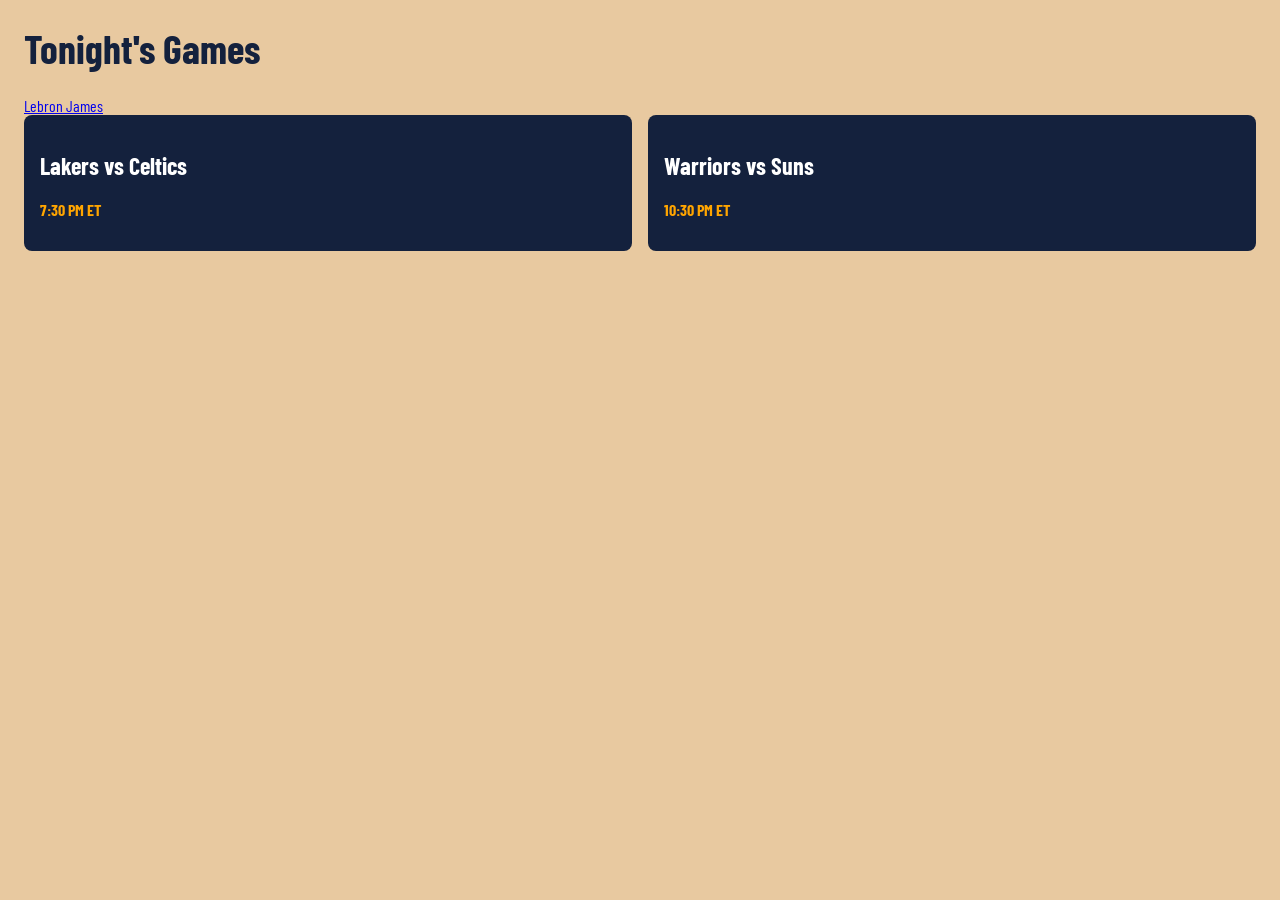
<file: index.html>
<!DOCTYPE html>
<html>
<head>
    <title>NBA Schedule</title>
    <link rel="stylesheet" href="style.css">
    <link href="https://fonts.googleapis.com/css2?family=Barlow+Condensed:wght@500;700&display=swap" rel="stylesheet">
    <meta name="viewport" content="width=device-width, initial-scale=1">
</head>
<body>
    <h1 class="page-title">Tonight's Games</h1>
    <a href="player.html">Lebron James</a>
    <main class="schedule">
    <div class="game-card">
        <h2 class="game-title">Lakers vs Celtics</h2>
        <p class="game-time">7:30 PM ET</p>
    </div>

    
    <div class="game-card">
        <h2 class="game-title">Warriors vs Suns</h2>
        <p class="game-time">10:30 PM ET</p>
    </div>
</main>
</body>
</html>
</file>
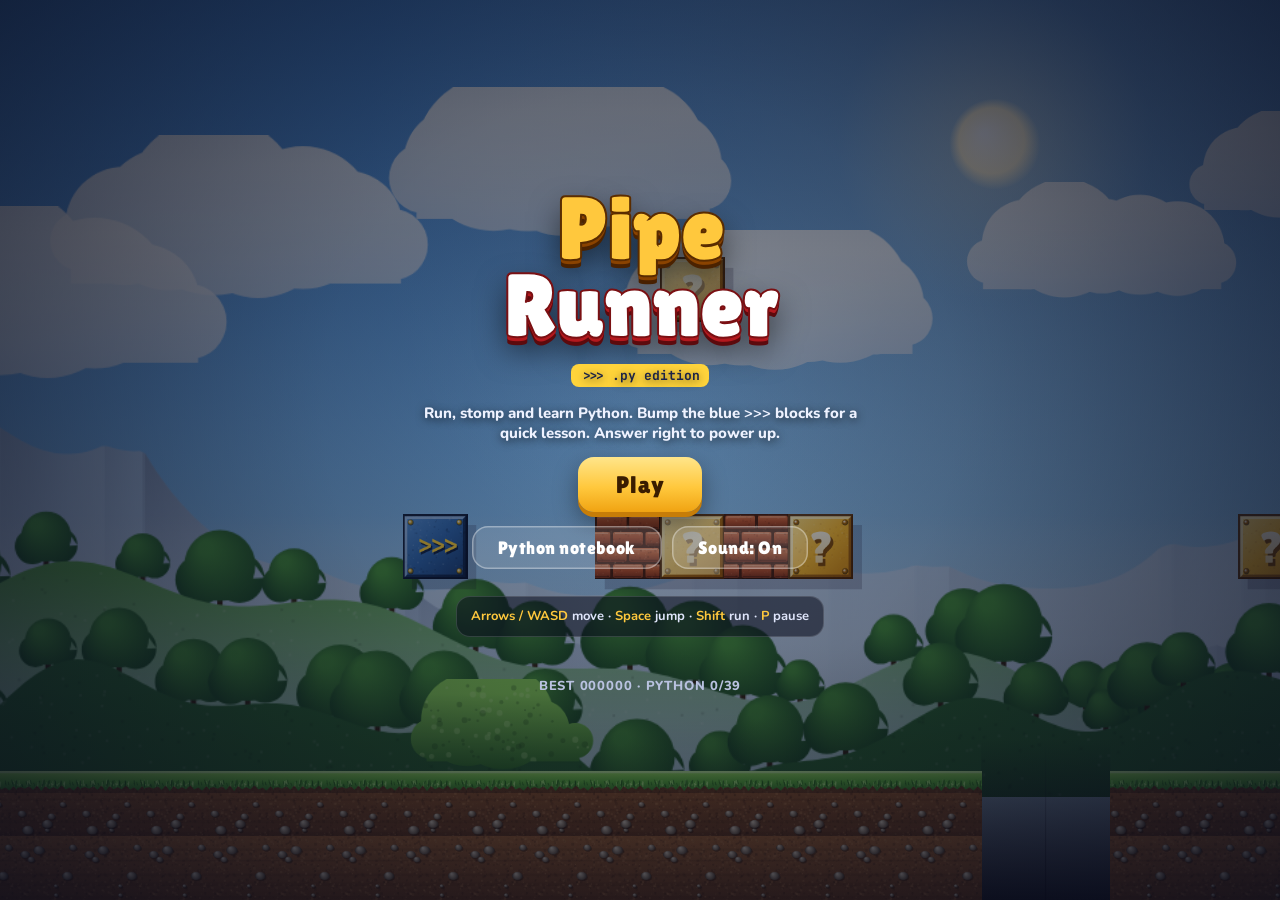
<file: pipe-runner-python.html>
<!doctype html>
<html lang="en">
<head>
<meta charset="utf-8">
<meta name="viewport" content="width=device-width,initial-scale=1,maximum-scale=1,user-scalable=no,viewport-fit=cover">
<title>Pipe Runner Py</title>
<meta name="claude:viewport-fit-sides" content="cover">
<meta name="theme-color" content="#0b0f1d">
<meta name="apple-mobile-web-app-capable" content="yes">
<link rel="preconnect" href="https://fonts.googleapis.com">
<link rel="preconnect" href="https://fonts.gstatic.com" crossorigin>
<link rel="stylesheet" href="https://fonts.googleapis.com/css2?family=JetBrains+Mono:wght@500;700&family=Lilita+One&family=Nunito:wght@700;800;900&display=swap">
<style>
/* Layout: one full-bleed canvas; touch controls float over it in landscape and sit in a dock under it in portrait. */
:root{
  --ink:#0b0f1d;
  --ink-2:#151b31;
  --glass:rgba(255,255,255,.13);
  --glass-hi:rgba(255,255,255,.32);
  --line:rgba(255,255,255,.34);
  --fg:#fff;
  --muted:#b9c2e0;
  --gold:#ffc83d;
  --gold-d:#c77d08;
  --red:#e2363a;
  --display:"Lilita One","Arial Black",system-ui,sans-serif;
  --ui:"Nunito",system-ui,-apple-system,"Segoe UI",sans-serif;
  --mono:"JetBrains Mono",ui-monospace,Menlo,Consolas,monospace;
  --code-bg:#0f1530;
  --py-blue:#4b8bd4;
  --py-yellow:#ffd43b;
  --ok:#3ccf6e;
  --no:#ff6161;
  --game-top:0px;
  --game-bottom:100vh;
  color-scheme:dark;
}
html,body{height:100%;margin:0;overflow:hidden;background:var(--ink);color:var(--fg);
  touch-action:none;-webkit-user-select:none;user-select:none;-webkit-touch-callout:none;-webkit-tap-highlight-color:transparent;overscroll-behavior:none}
body{font-family:var(--ui);padding-left:max(16px,env(safe-area-inset-left,0px));padding-right:max(16px,env(safe-area-inset-right,0px))}
#c{position:fixed;inset:0;width:100%;height:100%;display:block}
#sa{position:fixed;visibility:hidden;pointer-events:none;inset:0;padding:env(safe-area-inset-top,0px) env(safe-area-inset-right,0px) env(safe-area-inset-bottom,0px) env(safe-area-inset-left,0px)}

/* touch pad */
#pad{position:fixed;left:0;right:0;bottom:0;pointer-events:none;display:flex;justify-content:space-between;align-items:flex-end;
  padding:0 max(18px,calc(env(safe-area-inset-right,0px) + 10px)) max(16px,calc(env(safe-area-inset-bottom,0px) + 10px)) max(18px,calc(env(safe-area-inset-left,0px) + 10px))}
[hidden]{display:none!important}
.portrait #pad{top:var(--game-bottom);align-items:center;padding-bottom:max(20px,env(safe-area-inset-bottom,0px));
  background:linear-gradient(180deg,#1a2140 0%,var(--ink) 70%)}
.portrait #pad::before{content:"";position:absolute;left:0;right:0;top:0;height:1px;background:rgba(255,255,255,.12)}
.ctl{pointer-events:auto;touch-action:none;background:var(--glass);border:1.5px solid var(--line);color:var(--fg);
  -webkit-backdrop-filter:blur(8px);backdrop-filter:blur(8px);box-shadow:0 6px 20px rgba(0,0,0,.28), inset 0 1px 0 rgba(255,255,255,.25)}
#dpad{position:relative;width:196px;height:92px;border-radius:46px;display:flex}
#dpad .half{flex:1;display:flex;align-items:center;justify-content:space-between;padding:0 16px;opacity:.9;transition:background .08s}
#dpad .half.l{flex-direction:row-reverse;border-radius:46px 0 0 46px}
#dpad .half.r{border-radius:0 46px 46px 0}
#dpad .half.on{background:var(--glass-hi)}
#dpad .half.run{background:rgba(255,200,61,.38)}
#dpad::after{content:"";position:absolute;left:50%;top:22%;bottom:22%;width:1px;background:var(--line)}
.chev{width:0;height:0;border-top:11px solid transparent;border-bottom:11px solid transparent}
.r .chev{border-left:15px solid #fff}.l .chev{border-right:15px solid #fff}
.chev2{display:flex;gap:1px;opacity:.55}
.chev2 i{width:0;height:0;border-top:7px solid transparent;border-bottom:7px solid transparent}
.r .chev2 i{border-left:9px solid var(--gold)}.l .chev2 i{border-right:9px solid var(--gold)}
#btns{display:flex;gap:16px;align-items:flex-end}
.round{border-radius:50%;display:flex;flex-direction:column;align-items:center;justify-content:center;font-family:var(--display);font-size:26px;line-height:1;padding:0;cursor:pointer}
.round small{font-family:var(--ui);font-weight:900;font-size:9px;letter-spacing:.14em;opacity:.75;margin-top:3px}
#bB{width:70px;height:70px;margin-bottom:26px}
#bA{width:88px;height:88px;background:rgba(226,54,58,.42);border-color:rgba(255,160,150,.6)}
.round.on{background:var(--glass-hi);transform:scale(.94)}
#bA.on{background:rgba(255,80,80,.7)}
.portrait #dpad{width:min(46vw,210px);height:104px;border-radius:52px}
.portrait #bA{width:96px;height:96px}
.portrait #bB{width:76px;height:76px}

/* top bar buttons */
#pauseBtn{position:fixed;width:42px;height:42px;border-radius:12px;top:calc(var(--game-top) + 10px);right:max(12px,calc(env(safe-area-inset-right,0px) + 8px));
  display:flex;align-items:center;justify-content:center;gap:5px;cursor:pointer;padding:0}
#pauseBtn i{width:5px;height:16px;border-radius:2px;background:#fff}
#pauseBtn:focus-visible,.btn:focus-visible,.round:focus-visible{outline:3px solid var(--gold);outline-offset:3px}

/* screens */
.screen{position:fixed;inset:0;display:flex;align-items:center;justify-content:center;z-index:5;
  padding:max(16px,env(safe-area-inset-top,0px)) max(16px,env(safe-area-inset-right,0px)) max(16px,env(safe-area-inset-bottom,0px)) max(16px,env(safe-area-inset-left,0px))}
.screen.dim{background:radial-gradient(ellipse at center,rgba(8,12,28,.35),rgba(8,12,28,.78))}
.panel{display:flex;flex-direction:column;align-items:center;gap:14px;text-align:center;max-width:440px;width:100%}
.logo{font-family:var(--display);font-size:clamp(46px,12vw,86px);line-height:.9;margin:0;letter-spacing:.01em;text-wrap:balance;
  color:var(--gold);-webkit-text-stroke:2px #5a2c00;
  text-shadow:0 4px 0 #8a4300,0 8px 0 #4b2200,0 14px 30px rgba(0,0,0,.55)}
.logo span{display:block;color:#fff;-webkit-text-stroke:2px #7a1013;text-shadow:0 4px 0 #b3191e,0 8px 0 #5c0a0d,0 14px 30px rgba(0,0,0,.55)}
.tag{font-weight:800;font-size:15px;color:#eef2ff;margin:4px 0 0;text-shadow:0 2px 8px rgba(0,0,0,.6)}
.btn{font-family:var(--display);font-size:24px;letter-spacing:.03em;color:#3a1d00;border:0;border-radius:16px;padding:14px 38px;cursor:pointer;
  background:linear-gradient(180deg,#ffe58a,#ffc83d 55%,#f0a312);box-shadow:0 5px 0 var(--gold-d),0 10px 24px rgba(0,0,0,.4);transition:transform .08s}
.btn:active{transform:translateY(3px);box-shadow:0 2px 0 var(--gold-d),0 6px 16px rgba(0,0,0,.4)}
.btn.ghost{background:rgba(255,255,255,.12);color:#fff;box-shadow:inset 0 0 0 1.5px var(--line);font-size:18px;padding:11px 26px}
.row{display:flex;gap:10px;flex-wrap:wrap;justify-content:center}
.meta{font-weight:800;font-size:13px;color:var(--muted);letter-spacing:.06em;text-transform:uppercase;font-variant-numeric:tabular-nums}
.help{font-weight:700;font-size:13px;line-height:1.5;color:#dfe5fa;background:rgba(10,14,30,.55);border:1px solid rgba(255,255,255,.14);border-radius:14px;padding:10px 14px;max-width:360px}
.help b{color:var(--gold)}
.card-title{font-family:var(--display);font-size:clamp(40px,10vw,64px);margin:0;color:#fff;text-shadow:0 4px 0 rgba(0,0,0,.35),0 10px 30px rgba(0,0,0,.5)}
.card-sub{font-weight:900;font-size:15px;letter-spacing:.2em;text-transform:uppercase;color:var(--gold);margin:0}
#card{pointer-events:none}
#card .panel{animation:pop .5s cubic-bezier(.2,1.4,.4,1) both}
@keyframes pop{from{transform:scale(.7);opacity:0}to{transform:none;opacity:1}}
@media (prefers-reduced-motion:reduce){#card .panel{animation:none}}
.kbd-only{display:none}.no-touch .kbd-only{display:inline}.no-touch .touch-only{display:none}

/* lesson + notebook */
.lpanel{width:100%;max-width:540px;max-height:100%;overflow-y:auto;touch-action:pan-y;-webkit-overflow-scrolling:touch;
  background:linear-gradient(180deg,#1b2347,#121834);border:1px solid rgba(255,255,255,.14);border-radius:20px;
  box-shadow:0 20px 60px rgba(0,0,0,.55);padding:18px 18px 20px;display:flex;flex-direction:column;gap:12px;text-align:left}
.lpanel>*{flex-shrink:0}
.lhead{display:flex;justify-content:space-between;gap:10px;flex-wrap:wrap;font-family:var(--mono);font-size:12px;font-weight:700;letter-spacing:.04em}
.lunit{color:var(--py-yellow)}.lnum{color:var(--muted)}
.ltitle{font-family:var(--display);font-size:28px;margin:0;line-height:1.05;text-wrap:balance}
.lteach{margin:0;font-size:15px;line-height:1.5;color:#e6eaff;max-width:62ch}
.lteach code,.nb-item p code{font-family:var(--mono);font-size:.9em;background:rgba(75,139,212,.22);padding:1px 5px;border-radius:5px;color:#cfe3ff}
.code{margin:0;font-family:var(--mono);font-size:14px;line-height:1.55;background:var(--code-bg);border:1px solid rgba(75,139,212,.35);border-left:4px solid var(--py-blue);
  border-radius:12px;padding:12px 14px;overflow-x:auto;white-space:pre;color:#e8ecff;tab-size:4}
.t-k{color:#ff8fb1;font-weight:700}.t-b{color:#7cc7ff}.t-s{color:#b5f07d}.t-n{color:#ffc86b}.t-c{color:#7d86ad;font-style:italic}
.lq{margin:0;font-weight:900;font-size:16px}
.opts{display:flex;flex-direction:column;gap:8px}
.opt{display:flex;align-items:center;gap:12px;width:100%;text-align:left;font-family:var(--mono);font-size:15px;font-weight:700;color:#fff;cursor:pointer;
  background:rgba(255,255,255,.07);border:1.5px solid rgba(255,255,255,.18);border-radius:12px;padding:12px 14px;min-height:50px;transition:background .1s,border-color .1s}
.opt kbd{font-family:var(--ui);font-weight:900;font-size:12px;width:24px;height:24px;flex:none;display:flex;align-items:center;justify-content:center;border-radius:7px;background:rgba(255,255,255,.14);color:var(--muted)}
.opt span{min-width:0;overflow-wrap:anywhere}
.opt:not(:disabled):active{background:rgba(255,255,255,.18)}
.opt:focus-visible{outline:3px solid var(--gold);outline-offset:2px}
.opt.right{background:rgba(60,207,110,.22);border-color:var(--ok)}.opt.right kbd{background:var(--ok);color:#06210f}
.opt.wrong{background:rgba(255,97,97,.2);border-color:var(--no)}.opt.wrong kbd{background:var(--no);color:#2a0505}
.opt:disabled{cursor:default}
.lfb{display:flex;flex-direction:column;gap:10px;border-top:1px solid rgba(255,255,255,.12);padding-top:12px}
.lfb p{margin:0;font-size:15px;line-height:1.5;color:#e6eaff}
#lVerdict{font-weight:900}#lVerdict.ok{color:var(--ok)}#lVerdict.no{color:var(--no)}
.lfb .btn{align-self:stretch}
#notebook .lpanel{gap:10px}
#notebook h3{margin:10px 0 0;font-family:var(--mono);font-size:12px;letter-spacing:.06em;color:var(--py-yellow)}
.nb-item{background:rgba(255,255,255,.05);border:1px solid rgba(255,255,255,.1);border-radius:14px;padding:12px;display:flex;flex-direction:column;gap:8px}
.nb-item p{margin:0;font-size:14px;line-height:1.45;color:#dfe4fb}
.nb-item.locked{opacity:.55}
.nb-top{display:flex;justify-content:space-between;align-items:center;gap:8px}
.chip{font-size:11px;font-weight:900;letter-spacing:.06em;text-transform:uppercase;padding:3px 8px;border-radius:999px;background:rgba(255,255,255,.12);color:var(--muted);flex:none}
.chip.ok{background:rgba(60,207,110,.2);color:var(--ok)}.chip.no{background:rgba(255,97,97,.18);color:var(--no)}
.nb-bar{display:flex;gap:10px;justify-content:space-between;align-items:center;flex-wrap:wrap;position:sticky;top:-18px;margin:-18px -18px 0;padding:14px 18px 10px;background:#1b2347;z-index:1;border-bottom:1px solid rgba(255,255,255,.1)}
.py-badge{font-family:var(--mono);font-weight:700;font-size:13px;color:#1b2347;background:var(--py-yellow);border-radius:8px;padding:3px 9px}
</style>
</head>
<body>

<canvas id="c" aria-label="Pipe Runner game"></canvas>
<div id="sa"></div>

<button id="pauseBtn" class="ctl" aria-label="Pause" hidden><i></i><i></i></button>

<div id="pad" hidden>
  <div id="dpad" class="ctl" aria-label="Move left or right. Push to the edge to run.">
    <div class="half l"><span class="chev"></span><span class="chev2"><i></i><i></i></span></div>
    <div class="half r"><span class="chev"></span><span class="chev2"><i></i><i></i></span></div>
  </div>
  <div id="btns">
    <button id="bB" class="ctl round" aria-label="Run">B<small>RUN</small></button>
    <button id="bA" class="ctl round" aria-label="Jump">A<small>JUMP</small></button>
  </div>
</div>

<div id="title" class="screen dim">
  <div class="panel">
    <h1 class="logo">Pipe<span>Runner</span></h1>
    <p class="tag"><span class="py-badge">&gt;&gt;&gt; .py edition</span></p>
    <p class="tag">Run, stomp and learn Python. Bump the blue <b>&gt;&gt;&gt;</b> blocks for a quick lesson. Answer right to power up.</p>
    <button id="playBtn" class="btn">Play</button>
    <div class="row"><button id="nbBtn" class="btn ghost">Python notebook</button><button id="soundBtn" class="btn ghost">Sound: On</button></div>
    <p class="help"><span class="touch-only">Left pad moves. Push to the <b>gold edge</b> to run (or hold <b>B</b>). Tap <b>A</b> to jump, hold it to jump higher.</span><span class="kbd-only"><b>Arrows / WASD</b> move · <b>Space</b> jump · <b>Shift</b> run · <b>P</b> pause</span></p>
    <p class="meta" id="hiText">Best 000000</p>
  </div>
</div>

<div id="card" class="screen" hidden>
  <div class="panel"><p class="card-sub" id="cardSub">Morning</p><h2 class="card-title" id="cardTitle">World 1</h2><p class="meta" id="cardLives">Lives × 3</p></div>
</div>

<div id="pause" class="screen dim" hidden>
  <div class="panel">
    <h2 class="card-title">Paused</h2>
    <button id="resumeBtn" class="btn">Resume</button>
    <div class="row"><button id="nb2Btn" class="btn ghost">Python notebook</button><button id="restartBtn" class="btn ghost">Restart world</button><button id="sound2Btn" class="btn ghost">Sound: On</button></div>
  </div>
</div>

<div id="lesson" class="screen dim" hidden>
  <div class="lpanel" role="dialog" aria-labelledby="lTitle">
    <div class="lhead"><span class="lunit" id="lUnit">Unit 1</span><span class="lnum" id="lNum">Lesson 1</span></div>
    <h2 class="ltitle" id="lTitle">print()</h2>
    <p class="lteach" id="lTeach"></p>
    <pre class="code" id="lCode"></pre>
    <p class="lq" id="lQ"></p>
    <div class="opts" id="lOpts"></div>
    <div class="lfb" id="lFb" hidden><p id="lVerdict"></p><p id="lWhy"></p><button id="lGo" class="btn">Keep running</button></div>
  </div>
</div>

<div id="notebook" class="screen dim" hidden>
  <div class="lpanel" role="dialog" aria-labelledby="nbTitle">
    <div class="nb-bar"><div><h2 class="ltitle" id="nbTitle">Python notebook</h2><p class="meta" id="nbMeta" style="margin:4px 0 0">0 lessons passed</p></div>
      <div class="row"><button id="nbReset" class="btn ghost">Reset progress</button><button id="nbClose" class="btn ghost">Close</button></div></div>
    <div id="nbList"></div>
  </div>
</div>

<div id="over" class="screen dim" hidden>
  <div class="panel">
    <h2 class="card-title" id="overTitle">Game Over</h2>
    <p class="meta" id="overScore">Score 000000</p>
    <button id="againBtn" class="btn">Play again</button>
  </div>
</div>

<script>
'use strict';
(() => {
const T = 48, ROWS = 14, VH = ROWS * T, TS = 96, STEP = 1 / 120;
const $ = id => document.getElementById(id);
const cvs = $('c'), ctx = cvs.getContext('2d');
const store = {
  get(k, d) { try { const v = localStorage.getItem('piperunner.' + k); return v == null ? d : JSON.parse(v); } catch (e) { return d; } },
  set(k, v) { try { localStorage.setItem('piperunner.' + k, JSON.stringify(v)); } catch (e) {} }
};
const clamp = (v, a, b) => v < a ? a : v > b ? b : v;
function rng(seed) { return () => { seed |= 0; seed = seed + 0x6D2B79F5 | 0; let t = Math.imul(seed ^ seed >>> 15, 1 | seed); t = t + Math.imul(t ^ t >>> 7, 61 | t) ^ t; return ((t ^ t >>> 14) >>> 0) / 4294967296; }; }
function mk(w, h) { const c = document.createElement('canvas'); c.width = w; c.height = h; return [c, c.getContext('2d')]; }
function rr(g, x, y, w, h, r) { g.beginPath(); g.moveTo(x + r, y); g.arcTo(x + w, y, x + w, y + h, r); g.arcTo(x + w, y + h, x, y + h, r); g.arcTo(x, y + h, x, y, r); g.arcTo(x, y, x + w, y, r); g.closePath(); }
function vibrate(ms) { try { navigator.vibrate && navigator.vibrate(ms); } catch (e) {} }

/* ---------- viewport ---------- */
let DPR = 1, W = 0, H = 0, S = 1, VW = 0, GY = 0, portrait = false, SA = { t: 0, r: 0, b: 0, l: 0 };
function resize() {
  const cs = getComputedStyle($('sa'));
  SA = { t: parseFloat(cs.paddingTop) || 0, r: parseFloat(cs.paddingRight) || 0, b: parseFloat(cs.paddingBottom) || 0, l: parseFloat(cs.paddingLeft) || 0 };
  DPR = Math.min(window.devicePixelRatio || 1, 2.5);
  W = innerWidth; H = innerHeight;
  cvs.width = Math.round(W * DPR); cvs.height = Math.round(H * DPR);
  portrait = H > W * 1.05;
  if (portrait) { S = Math.min((H * 0.62 - SA.t) / VH, W / (14 * T)); GY = SA.t; }
  else { S = H / VH; if (W / S < 15 * T) S = W / (15 * T); GY = (H - VH * S) / 2; }
  VW = W / S;
  const root = document.documentElement.style;
  root.setProperty('--game-top', GY + 'px');
  root.setProperty('--game-bottom', (GY + VH * S) + 'px');
  document.body.classList.toggle('portrait', portrait);
  skyGrad = null;
}
addEventListener('resize', resize);
addEventListener('orientationchange', () => setTimeout(resize, 200));

/* ---------- themes ---------- */
const THEMES = [
  { name: 'Morning Meadows', skyT: '#2f7fdc', skyM: '#7fbcf2', skyB: '#d9efff', sun: [255, 246, 214], sunX: .78, sunY: .16, haze: '#cfe6ff',
    mtnFar: '#93b2d8', mtnNear: '#6f8fbc', snow: true, hillA: '#5ea84d', hillB: '#2f6e33', tree: ['#4a9a3e', '#22582a'], cloud: '#ffffff', cloudSh: '#c3d6ee', night: false },
  { name: 'Sunset Ridge', skyT: '#263578', skyM: '#c4688a', skyB: '#ffbe73', sun: [255, 210, 130], sunX: .3, sunY: .5, haze: '#f6b98c',
    mtnFar: '#a07796', mtnNear: '#6d557f', snow: false, hillA: '#6b7c3a', hillB: '#3b4a26', tree: ['#56702f', '#2d3d1c'], cloud: '#ffe0c8', cloudSh: '#c9849a', night: false },
  { name: 'Moonlit Hollow', skyT: '#070b22', skyM: '#1d2350', skyB: '#3f3e78', sun: [225, 232, 255], sunX: .72, sunY: .18, haze: '#4a4b85',
    mtnFar: '#2f3766', mtnNear: '#232a52', snow: true, hillA: '#2c4c3e', hillB: '#162a24', tree: ['#284a3a', '#122520'], cloud: '#8a90c0', cloudSh: '#3c4170', night: true }
];
let TH = THEMES[0];

/* ---------- textures ---------- */
const tex = {};
function noiseDots(g, R, n, w, h, dark, light, aMin, aMax, sMax) {
  for (let i = 0; i < n; i++) {
    g.fillStyle = `rgba(${R() < .55 ? dark : light},${aMin + R() * (aMax - aMin)})`;
    const s = 1 + R() * sMax; g.fillRect(R() * w, R() * h, s, s);
  }
}
function bevel(g, x, y, w, h, b, hi, lo) {
  g.fillStyle = hi; g.beginPath(); g.moveTo(x, y); g.lineTo(x + w, y); g.lineTo(x + w - b, y + b); g.lineTo(x + b, y + b); g.lineTo(x + b, y + h - b); g.lineTo(x, y + h); g.fill();
  g.fillStyle = lo; g.beginPath(); g.moveTo(x + w, y); g.lineTo(x + w, y + h); g.lineTo(x, y + h); g.lineTo(x + b, y + h - b); g.lineTo(x + w - b, y + h - b); g.lineTo(x + w - b, y + b); g.fill();
}
function rivets(g, s, col) {
  for (const [x, y] of [[12, 12], [s - 12, 12], [12, s - 12], [s - 12, s - 12]]) {
    const gr = g.createRadialGradient(x - 1.5, y - 1.5, .5, x, y, 5); gr.addColorStop(0, 'rgba(255,255,255,.85)'); gr.addColorStop(.4, col); gr.addColorStop(1, 'rgba(0,0,0,.55)');
    g.fillStyle = gr; g.beginPath(); g.arc(x, y, 4.5, 0, 7); g.fill();
  }
}
function buildTextures() {
  const s = TS;
  // ground
  for (const grass of [true, false]) {
    const [c, g] = mk(s, s), R = rng(grass ? 11 : 12);
    let gr = g.createLinearGradient(0, 0, 0, s); gr.addColorStop(0, '#a4632f'); gr.addColorStop(1, '#6a3a1b');
    g.fillStyle = gr; g.fillRect(0, 0, s, s);
    // soil strata
    for (let i = 0; i < 5; i++) { g.fillStyle = `rgba(60,30,12,${.08 + R() * .1})`; g.fillRect(0, 18 + i * 17 + R() * 6, s, 2 + R() * 3); }
    noiseDots(g, R, 340, s, s, '50,24,8', '220,160,100', .1, .3, 3);
    for (let i = 0; i < 7; i++) {
      const x = R() * s, y = (grass ? 30 : 6) + R() * (s - (grass ? 36 : 12)), r = 3 + R() * 6;
      const pg = g.createRadialGradient(x - r * .3, y - r * .4, r * .1, x, y, r); pg.addColorStop(0, '#d9cbb6'); pg.addColorStop(.6, '#8c7a66'); pg.addColorStop(1, '#4b3a2b');
      g.fillStyle = 'rgba(30,14,4,.4)'; g.beginPath(); g.ellipse(x + 1.5, y + 2, r, r * .75, 0, 0, 7); g.fill();
      g.fillStyle = pg; g.beginPath(); g.ellipse(x, y, r, r * .75, 0, 0, 7); g.fill();
    }
    if (grass) {
      g.fillStyle = 'rgba(30,14,4,.35)'; g.fillRect(0, 22, s, 10);
      gr = g.createLinearGradient(0, 0, 0, 30); gr.addColorStop(0, '#9be35c'); gr.addColorStop(.5, '#5fb83a'); gr.addColorStop(1, '#357d25');
      g.fillStyle = gr; g.beginPath(); g.moveTo(0, 0); g.lineTo(s, 0);
      for (let x = s; x >= 0; x -= 6) g.lineTo(x, 22 + Math.sin(x * .55) * 3 + R() * 5);
      g.closePath(); g.fill();
      for (let i = 0; i < 60; i++) {
        const x = R() * s, h = 5 + R() * 9; g.strokeStyle = R() < .5 ? 'rgba(200,255,150,.55)' : 'rgba(30,90,20,.6)'; g.lineWidth = 1.3;
        g.beginPath(); g.moveTo(x, 18 + R() * 6); g.lineTo(x + (R() - .5) * 4, 18 - h + 8); g.stroke();
      }
      g.fillStyle = 'rgba(255,255,255,.35)'; g.fillRect(0, 0, s, 2.5);
    }
    tex[grass ? 'grass' : 'dirt'] = c;
  }
  // brick
  {
    const [c, g] = mk(s, s), R = rng(21);
    g.fillStyle = '#4a2010'; g.fillRect(0, 0, s, s);
    const bh = s / 4;
    for (let row = 0; row < 4; row++) {
      const off = row % 2 ? -s / 4 : 0;
      for (let bx = off; bx < s; bx += s / 2) {
        const x = bx + 2, y = row * bh + 2, w = s / 2 - 4, h = bh - 4;
        const gr = g.createLinearGradient(0, y, 0, y + h); const tint = R() * 18 - 9;
        gr.addColorStop(0, `rgb(${222 + tint},${120 + tint},${74 + tint})`); gr.addColorStop(.45, `rgb(${184 + tint},${82 + tint},${44})`); gr.addColorStop(1, `rgb(${128 + tint},${50},${26})`);
        g.fillStyle = gr; rr(g, x, y, w, h, 3); g.fill();
        g.fillStyle = 'rgba(255,220,190,.35)'; g.fillRect(x + 3, y + 1, w - 6, 2);
        g.fillStyle = 'rgba(0,0,0,.25)'; g.fillRect(x + 2, y + h - 3, w - 4, 2);
      }
    }
    noiseDots(g, R, 220, s, s, '40,10,0', '255,200,160', .08, .22, 2);
    g.fillStyle = 'rgba(0,0,0,.35)'; g.fillRect(0, s - 2, s, 2); g.fillRect(s - 2, 0, 2, s);
    tex.brick = c;
  }
  // question block
  {
    const [c, g] = mk(s, s), R = rng(31);
    let gr = g.createLinearGradient(0, 0, s, s); gr.addColorStop(0, '#ffe58a'); gr.addColorStop(.5, '#ffbf2e'); gr.addColorStop(1, '#d98a0c');
    g.fillStyle = gr; g.fillRect(0, 0, s, s);
    noiseDots(g, R, 120, s, s, '140,70,0', '255,250,210', .06, .18, 2);
    bevel(g, 0, 0, s, s, 7, 'rgba(255,250,215,.7)', 'rgba(110,50,0,.6)');
    g.strokeStyle = 'rgba(70,30,0,.85)'; g.lineWidth = 3; g.strokeRect(1.5, 1.5, s - 3, s - 3);
    rivets(g, s, '#b86d06');
    g.font = `64px ${'"Lilita One","Arial Black",sans-serif'}`; g.textAlign = 'center'; g.textBaseline = 'middle';
    g.fillStyle = 'rgba(90,40,0,.75)'; g.fillText('?', s / 2 + 4, s / 2 + 8);
    gr = g.createLinearGradient(0, 20, 0, 76); gr.addColorStop(0, '#fffdf0'); gr.addColorStop(1, '#ffe2a0');
    g.fillStyle = gr; g.fillText('?', s / 2, s / 2 + 3);
    tex.q = c;
  }
  // used block
  {
    const [c, g] = mk(s, s), R = rng(41);
    const gr = g.createLinearGradient(0, 0, s, s); gr.addColorStop(0, '#b07a4a'); gr.addColorStop(1, '#6b4224');
    g.fillStyle = gr; g.fillRect(0, 0, s, s);
    noiseDots(g, R, 200, s, s, '40,20,5', '230,190,150', .08, .2, 2);
    bevel(g, 0, 0, s, s, 7, 'rgba(255,225,190,.4)', 'rgba(40,18,4,.55)');
    g.strokeStyle = 'rgba(40,18,4,.9)'; g.lineWidth = 3; g.strokeRect(1.5, 1.5, s - 3, s - 3);
    rivets(g, s, '#5a3418');
    tex.used = c;
  }
  // hard stone block
  {
    const [c, g] = mk(s, s), R = rng(51);
    const gr = g.createLinearGradient(0, 0, s, s); gr.addColorStop(0, '#c8c2b6'); gr.addColorStop(1, '#7c776d');
    g.fillStyle = gr; g.fillRect(0, 0, s, s);
    noiseDots(g, R, 420, s, s, '50,48,44', '255,255,250', .08, .25, 2.5);
    bevel(g, 0, 0, s, s, 9, 'rgba(255,255,255,.45)', 'rgba(30,28,24,.5)');
    g.strokeStyle = 'rgba(40,38,34,.55)'; g.lineWidth = 1.5; g.beginPath(); g.moveTo(30, 12); g.lineTo(40, 34); g.lineTo(34, 50); g.lineTo(46, 70); g.stroke();
    g.strokeStyle = 'rgba(255,255,255,.25)'; g.beginPath(); g.moveTo(31.5, 12); g.lineTo(41.5, 34); g.stroke();
    g.strokeStyle = 'rgba(30,28,24,.8)'; g.lineWidth = 2; g.strokeRect(1, 1, s - 2, s - 2);
    tex.hard = c;
  }
  // python code block
  {
    const [c, g] = mk(s, s), R = rng(61);
    const gr = g.createLinearGradient(0, 0, s, s); gr.addColorStop(0, '#5b9ae0'); gr.addColorStop(.5, '#2f68b0'); gr.addColorStop(1, '#183a6e');
    g.fillStyle = gr; g.fillRect(0, 0, s, s);
    noiseDots(g, R, 140, s, s, '5,15,40', '210,230,255', .06, .18, 2);
    bevel(g, 0, 0, s, s, 7, 'rgba(210,230,255,.55)', 'rgba(5,15,40,.6)');
    g.strokeStyle = 'rgba(8,20,48,.9)'; g.lineWidth = 3; g.strokeRect(1.5, 1.5, s - 3, s - 3);
    rivets(g, s, '#e0b020');
    g.font = '700 38px "JetBrains Mono",ui-monospace,monospace'; g.textAlign = 'center'; g.textBaseline = 'middle';
    g.fillStyle = 'rgba(5,15,40,.75)'; g.fillText('>>>', s / 2 + 2, s / 2 + 4);
    g.fillStyle = '#ffd43b'; g.fillText('>>>', s / 2, s / 2 + 1);
    tex.code = c;
  }
  // pipes (2 tiles wide)
  function pipeGrad(g, x0, x1) {
    const gr = g.createLinearGradient(x0, 0, x1, 0);
    gr.addColorStop(0, '#0f3d14'); gr.addColorStop(.12, '#2f8a2f'); gr.addColorStop(.28, '#b6f58c'); gr.addColorStop(.38, '#62c94a');
    gr.addColorStop(.7, '#2b8a2b'); gr.addColorStop(.92, '#145218'); gr.addColorStop(1, '#0b2c0e'); return gr;
  }
  {
    const [c, g] = mk(s * 2, s);
    g.fillStyle = pipeGrad(g, 14, s * 2 - 14); g.fillRect(14, 30, s * 2 - 28, s - 30);
    g.fillStyle = 'rgba(0,0,0,.35)'; g.fillRect(14, 30, s * 2 - 28, 8);
    g.fillStyle = pipeGrad(g, 2, s * 2 - 2); rr(g, 2, 2, s * 2 - 4, 34, 6); g.fill();
    g.strokeStyle = '#0a2a0c'; g.lineWidth = 3; rr(g, 2, 2, s * 2 - 4, 34, 6); g.stroke();
    g.fillStyle = 'rgba(255,255,255,.35)'; g.fillRect(10, 6, s * 2 - 20, 3);
    g.strokeStyle = '#0a2a0c'; g.beginPath(); g.moveTo(14, 37); g.lineTo(14, s); g.moveTo(s * 2 - 14, 37); g.lineTo(s * 2 - 14, s); g.stroke();
    tex.pipeTop = c;
  }
  {
    const [c, g] = mk(s * 2, s);
    g.fillStyle = pipeGrad(g, 14, s * 2 - 14); g.fillRect(14, 0, s * 2 - 28, s);
    g.strokeStyle = '#0a2a0c'; g.lineWidth = 3; g.beginPath(); g.moveTo(14, 0); g.lineTo(14, s); g.moveTo(s * 2 - 14, 0); g.lineTo(s * 2 - 14, s); g.stroke();
    tex.pipeBody = c;
  }
}

/* ---------- scenery sprites (per theme) ---------- */
let scen = null;
function puffs(g, R, w, h, n, top, bot) {
  const gr = g.createLinearGradient(0, h * .15, 0, h * .95); gr.addColorStop(0, top); gr.addColorStop(1, bot);
  g.fillStyle = gr; g.beginPath();
  for (let i = 0; i < n; i++) {
    const t = i / (n - 1), x = w * .14 + t * w * .72, r = h * (.2 + Math.sin(t * Math.PI) * .28) * (.75 + R() * .5);
    const y = h * .72 - r * .55 - R() * h * .06;
    g.moveTo(x + r, y); g.arc(x, y, r, 0, 7);
  }
  g.rect(w * .12, h * .62, w * .76, h * .2); g.fill();
}
function buildScenery(th) {
  const sc = {};
  // clouds
  sc.clouds = [0, 1, 2].map(i => {
    const [c, g] = mk(360, 150), R = rng(100 + i);
    g.globalAlpha = th.night ? .55 : .96; puffs(g, R, 360, 150, 7 + i, th.cloud, th.cloudSh);
    g.globalAlpha = .45; g.globalCompositeOperation = 'source-atop';
    const hl = g.createRadialGradient(130, 30, 10, 130, 40, 170); hl.addColorStop(0, 'rgba(255,255,255,.9)'); hl.addColorStop(1, 'rgba(255,255,255,0)');
    g.fillStyle = hl; g.fillRect(0, 0, 360, 150); return c;
  });
  // mountains
  {
    const w = 2048, h = 380, [c, g] = mk(w, h), R = rng(7);
    const layers = [{ col: th.mtnFar, base: 110, amp: 250, ks: [1, 2, 3, 5, 8, 13] }, { col: th.mtnNear, base: 40, amp: 180, ks: [2, 3, 4, 7, 11] }];
    for (const L of layers) {
      const ph = L.ks.map(() => R() * Math.PI), am = L.ks.map((k, i) => (1 / Math.pow(k, .7)) * (.6 + R() * .6));
      const tot = am.reduce((a, b) => a + b, 0);
      const ridge = x => Math.min(h - 8, L.base + L.amp * Math.pow(L.ks.reduce((a, k, i) => a + am[i] * Math.pow(1 - Math.abs(Math.sin(Math.PI * k * x / w + ph[i])), 1.6), 0) / tot, 1.4));
      const path = new Path2D(); path.moveTo(0, h);
      for (let x = 0; x <= w; x += 4) path.lineTo(x, h - ridge(x)); path.lineTo(w, h); path.closePath();
      const gr = g.createLinearGradient(0, h - L.base - L.amp, 0, h); gr.addColorStop(0, L.col); gr.addColorStop(1, th.haze);
      g.fillStyle = gr; g.fill(path);
      g.save(); g.clip(path);
      // light & shadow facets
      for (let x = 0; x < w; x += 2) {
        const d = (ridge(x + 2) - ridge(x)) / 2, a = Math.min(.22, Math.abs(d) * .12);
        const sg = g.createLinearGradient(0, h - ridge(x), 0, h - ridge(x) + 160);
        const col = d > 0 ? '255,255,255' : '10,10,40';
        sg.addColorStop(0, `rgba(${col},${a})`); sg.addColorStop(1, `rgba(${col},0)`);
        g.fillStyle = sg; g.fillRect(x, h - ridge(x), 2, 160);
      }
      if (th.snow) {
        const sl = h - L.base - L.amp * .68;
        const sg = g.createLinearGradient(0, sl - 60, 0, sl + 26); sg.addColorStop(0, th.night ? 'rgba(200,210,255,.75)' : 'rgba(255,255,255,.95)'); sg.addColorStop(1, 'rgba(255,255,255,0)');
        g.fillStyle = sg; g.fillRect(0, 0, w, sl + 26);
      }
      g.restore();
    }
    sc.mtn = c;
  }
  // hills with trees
  {
    const w = 1536, h = 280, [c, g] = mk(w, h), R = rng(9);
    for (const [li, col, base, amp] of [[0, th.hillA, 110, 60], [1, th.hillB, 50, 46]]) {
      const ks = li ? [2, 5, 9] : [1, 3, 4, 7], ph = ks.map(() => R() * 6.28);
      const y = x => h - base - ks.reduce((a, k, i) => a + Math.sin(2 * Math.PI * k * x / w + ph[i]) * amp / (i + 1), 0) * .7;
      // trees on ridge
      const trees = [];
      for (let x = 20; x < w - 20; x += 26 + R() * 50) trees.push([x, y(x), 14 + R() * 18]);
      for (const [x, yy, r] of trees) {
        g.fillStyle = '#3a2614'; g.fillRect(x - 2, yy - r * .6, 4, r * .9);
        const tg = g.createRadialGradient(x - r * .4, yy - r * 1.6, r * .2, x, yy - r * 1.1, r * 1.3);
        tg.addColorStop(0, th.tree[0]); tg.addColorStop(1, th.tree[1]);
        g.fillStyle = tg; g.beginPath(); g.arc(x, yy - r * 1.1, r, 0, 7); g.arc(x - r * .55, yy - r * .7, r * .7, 0, 7); g.arc(x + r * .55, yy - r * .75, r * .7, 0, 7); g.fill();
      }
      const path = new Path2D(); path.moveTo(0, h);
      for (let x = 0; x <= w; x += 4) path.lineTo(x, y(x)); path.lineTo(w, h); path.closePath();
      const gr = g.createLinearGradient(0, h - base - amp, 0, h); gr.addColorStop(0, col); gr.addColorStop(1, li ? th.hillB : th.haze);
      g.fillStyle = gr; g.fill(path);
      g.save(); g.clip(path); g.globalAlpha = .12;
      for (let i = 0; i < 900; i++) { g.fillStyle = R() < .5 ? '#000' : '#fff'; g.fillRect(R() * w, h - R() * (base + amp), 2, 2); }
      g.restore();
    }
    sc.hills = c;
  }
  // bushes
  sc.bush = [0, 1, 2].map(i => {
    const [c, g] = mk(220, 110), R = rng(300 + i);
    puffs(g, R, 220, 110, 4 + i, '#8fdc5a', '#2b6a25');
    g.globalCompositeOperation = 'source-atop'; g.globalAlpha = .25;
    for (let k = 0; k < 120; k++) { g.fillStyle = R() < .5 ? '#164010' : '#d9ffb0'; g.beginPath(); g.arc(R() * 220, R() * 110, 1 + R() * 2.5, 0, 7); g.fill(); }
    return c;
  });
  // stars
  const R = rng(5); sc.stars = []; for (let i = 0; i < 90; i++) sc.stars.push([R(), R() * .6, R() * 1.6 + .4, R() * 6]);
  scen = sc;
}
function buildCastle() {
  const w = 5 * TS, h = 7 * TS, [c, g] = mk(w, h), R = rng(77);
  const stone = (x, y, ww, hh) => {
    const gr = g.createLinearGradient(x, y, x + ww, y + hh); gr.addColorStop(0, '#d8cdbb'); gr.addColorStop(1, '#8a7f70');
    g.fillStyle = gr; g.fillRect(x, y, ww, hh);
    g.strokeStyle = 'rgba(60,50,40,.45)'; g.lineWidth = 2;
    for (let yy = y; yy < y + hh; yy += 24) { g.beginPath(); g.moveTo(x, yy); g.lineTo(x + ww, yy); g.stroke();
      for (let xx = x + ((yy - y) / 24 % 2 ? 24 : 0); xx < x + ww; xx += 48) { g.beginPath(); g.moveTo(xx, yy); g.lineTo(xx, yy + 24); g.stroke(); } }
    noiseDots(g, R, ww * hh / 60, ww, hh, '40,30,20', '255,250,240', .06, .2, 2);
    g.fillStyle = 'rgba(255,255,255,.18)'; g.fillRect(x, y, 6, hh); g.fillStyle = 'rgba(0,0,0,.2)'; g.fillRect(x + ww - 8, y, 8, hh);
  };
  const crenel = (x, y, ww) => { for (let xx = x; xx < x + ww - 10; xx += 44) stone(xx, y - 30, 30, 30); };
  stone(0, h - 3 * TS, w, 3 * TS); crenel(0, h - 3 * TS, w);
  stone(TS, h - 5 * TS, 3 * TS, 2 * TS); crenel(TS, h - 5 * TS, 3 * TS);
  // door
  const dx = 2 * TS + 8, dw = TS - 16, dy = h - 1.7 * TS;
  g.fillStyle = '#1a0f08'; g.beginPath(); g.moveTo(dx, h); g.lineTo(dx, dy + dw / 2); g.arc(dx + dw / 2, dy + dw / 2, dw / 2, Math.PI, 0); g.lineTo(dx + dw, h); g.fill();
  // windows
  for (const wx of [TS * 1.6, TS * 3.1]) { g.fillStyle = '#1a0f08'; rr(g, wx, h - 4.3 * TS, 26, 46, 13); g.fill(); }
  // pennant
  g.fillStyle = '#5a4a3a'; g.fillRect(2.5 * TS - 3, h - 6.6 * TS, 6, 1.3 * TS);
  g.fillStyle = '#e2363a'; g.beginPath(); g.moveTo(2.5 * TS + 3, h - 6.6 * TS); g.lineTo(2.5 * TS + 70, h - 6.35 * TS); g.lineTo(2.5 * TS + 3, h - 6.1 * TS); g.fill();
  tex.castle = c;
}

/* ---------- level generation ---------- */
// tiles: 1 ground, 2 brick, 3 ?coin, 4 ?power, 5 used, 6 hard, 7-10 pipe, 12 coin, 13 python lesson
const solid = t => (t >= 1 && t <= 10) || t === 13;
let L = null, levelN = 1;
function genLevel(n) {
  const R = rng(n * 7919 + 13), diff = Math.min(1, (n - 1) / 5);
  const len = 190 + Math.min(n, 6) * 18;
  const g = []; for (let r = 0; r < ROWS; r++) g.push(new Uint8Array(len));
  const ents = [], deco = [];
  const set = (c, r, v) => { if (c >= 0 && c < len && r >= 0 && r < ROWS) g[r][c] = v; };
  const ground = (a, b) => { for (let c = a; c < b; c++) { set(c, 12, 1); set(c, 13, 1); } };
  const ri = (a, b) => a + Math.floor(R() * (b - a + 1));
  const foe = (c, type) => ents.push({ type: type || (R() < .22 + diff * .25 ? 'beetle' : 'walker'), c, r: 11 });
  const pipe = (c, h) => { const top = 12 - h; set(c, top, 7); set(c + 1, top, 8); for (let r = top + 1; r < 12; r++) { set(c, r, 9); set(c + 1, r, 10); } };
  let powerLeft = 2 + (n < 3 ? 1 : 0);
  ground(0, 18);
  set(9, 8, 13); set(12, 8, 2); set(13, 8, 4); set(14, 8, 2); set(15, 8, 3); set(13, 4, 3); foe(16, 'walker');
  let x = 20; const end = len - 36;
  while (x < end) {
    const k = R();
    if (k < .16) { const w = ri(6, 10); ground(x, x + w); if (R() < .7) foe(x + ri(2, w - 2)); if (R() < .4 + diff * .3) foe(x + w - 2, 'walker'); x += w; }
    else if (k < .31) { ground(x, x + 2); const gw = ri(2, 2 + Math.round(diff * 2)); for (let i = 0; i < gw; i++) set(x + 2 + i, 8, 12); x += 2 + gw; ground(x, x + 3); x += 3; }
    else if (k < .48) { const w = ri(11, 14); ground(x, x + w); pipe(x + 2, ri(2, 3)); if (R() < .6) pipe(x + w - 4, ri(2, 3 + Math.round(diff))); foe(x + 6); x += w; }
    else if (k < .67) {
      const w = ri(10, 13); ground(x, x + w);
      const pat = [[2, 3, 2, 3, 2], [3, 2, 4, 2, 3], [2, 2, 3, 2, 2], [3, 0, 3, 0, 3]][ri(0, 3)];
      pat.forEach((t, i) => { if (t) set(x + 2 + i, 8, t === 4 ? (powerLeft-- > 0 ? 4 : 3) : t); });
      if (R() < .5) { for (let i = 0; i < 4; i++) set(x + 3 + i, 4, i === 2 ? 3 : 2); }
      else if (R() < .5 && powerLeft > 0) { set(x + w - 3, 8, 4); powerLeft--; }
      foe(x + ri(3, w - 3)); if (R() < diff) foe(x + ri(3, w - 2)); x += w;
    }
    else if (k < .79) {
      const h = ri(3, 4), gap = R() < .5 ? 2 : 0;
      ground(x, x + h + 1); for (let i = 0; i < h; i++) for (let j = 0; j <= i; j++) set(x + 1 + i, 11 - j, 6);
      x += h + 1 + gap; ground(x, x + h + 3);
      for (let i = 0; i < h; i++) for (let j = 0; j < h - i; j++) set(x + i, 11 - j, 6);
      x += h + 3;
    }
    else if (k < .9) {
      ground(x, x + 2); const gw = ri(5, 7);
      for (let i = 1; i < gw - 1; i++) { set(x + 2 + i, 9, i === 2 ? 3 : 2); set(x + 2 + i, 7, 12); }
      x += 2 + gw; ground(x, x + 4); if (R() < .5) foe(x + 2); x += 4;
    }
    else { const w = ri(8, 10); ground(x, x + w); for (let i = 0; i < 5; i++) set(x + 2 + i, 9 - Math.round(Math.sin(i / 4 * Math.PI) * 2), 12); if (R() < .6) foe(x + w - 2); x += w; }
  }
  ground(x, len);
  const sx = x + 4;
  for (let i = 0; i < 8; i++) for (let h = 0; h <= i; h++) set(sx + i, 11 - h, 6);
  for (let h = 0; h < 8; h++) set(sx + 8, 11 - h, 6);
  const flagX = sx + 12; set(flagX, 11, 6);
  // checkpoint near middle on solid ground
  let mid = Math.floor(len / 2);
  while (mid < len - 40 && !(g[12][mid] === 1 && g[12][mid + 1] === 1 && !g[11][mid] && !g[10][mid] && !g[11][mid + 1])) mid++;
  // decorations
  for (let c = 2; c < len - 2; c++) {
    if (g[12][c] === 1 && g[12][c + 1] === 1 && g[12][c + 2] === 1 && !g[11][c] && !g[11][c + 1] && !g[11][c + 2] && R() < .09) { deco.push({ c, k: ri(0, 2) }); c += 5; }
  }
  // turn a few coin blocks, spread through the level, into python lesson blocks
  const qs = []; for (let c = 20; c < len; c++) for (let r = 0; r < 12; r++) if (g[r][c] === 3) qs.push([c, r]);
  const nCode = Math.min(qs.length, 3);
  for (let i = 0; i < nCode; i++) { const [c, r] = qs[Math.floor((i + .5) * qs.length / nCode)]; g[r][c] = 13; }
  ents.sort((a, b) => a.c - b.c);
  return { g, len, ents, deco, flagX, castleX: flagX + 5, mid, theme: THEMES[(n - 1) % THEMES.length] };
}
const tileAt = (c, r) => c < 0 ? 6 : (c >= L.len || r < 0 || r >= ROWS) ? 0 : L.g[r][c];

/* ---------- audio ---------- */
let AC = null, master, music, sfxG, noiseBuf, musicOn = false, musicTimer = 0, nextNoteT = 0, step = 0, muted = store.get('muted', false);
function initAudio() {
  if (AC) { if (AC.state === 'suspended') AC.resume(); return; }
  try {
    AC = new (window.AudioContext || window.webkitAudioContext)();
    const comp = AC.createDynamicsCompressor(); comp.connect(AC.destination);
    master = AC.createGain(); master.gain.value = muted ? 0 : .9; master.connect(comp);
    music = AC.createGain(); music.gain.value = .55; music.connect(master);
    sfxG = AC.createGain(); sfxG.gain.value = .8; sfxG.connect(master);
    noiseBuf = AC.createBuffer(1, AC.sampleRate * .5, AC.sampleRate);
    const d = noiseBuf.getChannelData(0); for (let i = 0; i < d.length; i++) d[i] = Math.random() * 2 - 1;
  } catch (e) { AC = null; }
}
const mf = m => 440 * Math.pow(2, (m - 69) / 12);
function tone(f, dur, type, vol, to, delay, dest) {
  if (!AC) return; const t = AC.currentTime + (delay || 0);
  const o = AC.createOscillator(), gn = AC.createGain(); o.type = type || 'square'; o.frequency.setValueAtTime(f, t);
  if (to) o.frequency.exponentialRampToValueAtTime(to, t + dur);
  gn.gain.setValueAtTime(0, t); gn.gain.linearRampToValueAtTime(vol, t + .006); gn.gain.exponentialRampToValueAtTime(.0001, t + dur);
  o.connect(gn); gn.connect(dest || sfxG); o.start(t); o.stop(t + dur + .02);
}
function noise(dur, vol, freq, delay, dest, at) {
  if (!AC) return; const t = at || AC.currentTime + (delay || 0);
  const s = AC.createBufferSource(), f = AC.createBiquadFilter(), gn = AC.createGain(); s.buffer = noiseBuf;
  f.type = 'bandpass'; f.frequency.value = freq || 1200; f.Q.value = .8;
  gn.gain.setValueAtTime(vol, t); gn.gain.exponentialRampToValueAtTime(.0001, t + dur);
  s.connect(f); f.connect(gn); gn.connect(dest || sfxG); s.start(t); s.stop(t + dur + .02);
}
const SFX = {
  jump: () => tone(300, .2, 'square', .09, 720),
  bigjump: () => tone(220, .22, 'square', .09, 560),
  coin: () => { tone(988, .07, 'square', .08); tone(1319, .32, 'square', .08, null, .07); },
  stomp: () => { tone(380, .12, 'triangle', .3, 90); noise(.08, .25, 600); },
  bump: () => { tone(140, .09, 'triangle', .3, 70); noise(.05, .2, 300); },
  brk: () => { noise(.3, .5, 900); tone(160, .12, 'triangle', .25, 60); },
  sprout: () => { for (let i = 0; i < 6; i++) tone(392 + i * 70, .08, 'square', .06, null, i * .05); },
  power: () => { [60, 64, 67, 72, 76, 79, 84].forEach((m, i) => tone(mf(m + 7), .09, 'square', .07, null, i * .055)); },
  hurt: () => { tone(600, .4, 'square', .08, 140); },
  kick: () => { tone(500, .07, 'square', .1, 900); noise(.05, .2, 1800); },
  one: () => { [76, 79, 88, 84, 86, 91].forEach((m, i) => tone(mf(m), .1, 'square', .07, null, i * .09)); },
  die: () => { [71, 77, 77, 77, 76, 74, 72].forEach((m, i) => tone(mf(m), .16, 'square', .09, null, .25 + i * .15)); },
  flag: () => { for (let i = 0; i < 10; i++) tone(mf(60 + i * 2), .1, 'square', .07, null, i * .06); },
  tick: () => tone(1800, .03, 'square', .03),
  clear: () => { [72, 76, 79, 84, 79, 84, 88].forEach((m, i) => tone(mf(m), .2, 'triangle', .14, null, i * .13)); }
};
function sfx(n) { if (AC && !muted) SFX[n](); }
// original 8-bar loop, eighth notes (midi, 0 = rest)
const MEL = [76, 0, 79, 76, 84, 0, 81, 79, 77, 0, 81, 77, 79, 0, 76, 0, 74, 0, 77, 74, 81, 0, 79, 77, 76, 79, 76, 74, 72, 0, 0, 0,
  76, 0, 79, 76, 84, 0, 86, 84, 81, 0, 84, 81, 79, 0, 76, 79, 77, 79, 81, 77, 76, 77, 79, 76, 74, 76, 74, 71, 72, 0, 72, 0];
const ROOTS = [48, 53, 50, 48, 48, 45, 41, 43];
function startMusic() {
  if (!AC) return; stopMusic(); musicOn = true; step = 0; nextNoteT = AC.currentTime + .08;
  musicTimer = setInterval(() => {
    if (!musicOn) return;
    const e8 = 60 / 152 / 2;
    while (nextNoteT < AC.currentTime + .15) {
      const m = MEL[step], bar = Math.floor(step / 8), pos = step % 8, root = ROOTS[bar];
      if (m) tone(mf(m), e8 * .85, 'square', .045, null, nextNoteT - AC.currentTime, music);
      if (pos % 2 === 0) tone(mf(pos === 0 || pos === 4 ? root : root + 7), e8 * 1.6, 'triangle', .16, null, nextNoteT - AC.currentTime, music);
      if (pos % 2 === 1) noise(.035, .05, 7000, 0, music, nextNoteT);
      nextNoteT += e8; step = (step + 1) % MEL.length;
    }
  }, 25);
}
function stopMusic() { musicOn = false; clearInterval(musicTimer); }
function setMuted(m) {
  muted = m; store.set('muted', m); if (master) master.gain.value = m ? 0 : .9;
  $('soundBtn').textContent = $('sound2Btn').textContent = 'Sound: ' + (m ? 'Off' : 'On');
}

/* ---------- input ---------- */
const input = { left: false, right: false, jump: false, run: false, buf: 0, kl: false, kr: false, kj: false, kRun: false, tl: false, tr: false, tRun: false, tj: false, tb: false };
function syncInput() {
  input.left = input.kl || input.tl; input.right = input.kr || input.tr;
  input.run = input.kRun || input.tRun || input.tb;
  const j = input.kj || input.tj; if (j && !input.jump) input.buf = .13; input.jump = j;
}
const KEYS = { ArrowLeft: 'kl', KeyA: 'kl', ArrowRight: 'kr', KeyD: 'kr', Space: 'kj', ArrowUp: 'kj', KeyW: 'kj', KeyZ: 'kj', KeyK: 'kj', ShiftLeft: 'kRun', ShiftRight: 'kRun', KeyX: 'kRun', KeyJ: 'kRun' };
addEventListener('keydown', e => {
  if (state === 'lesson') {
    const n = { Digit1: 0, Digit2: 1, Digit3: 2, Numpad1: 0, Numpad2: 1, Numpad3: 2 }[e.code];
    if (n != null && !lessonDone) $('lOpts').children[n].click();
    else if ((e.code === 'Enter' || e.code === 'Space') && lessonDone) { e.preventDefault(); closeLesson(); }
    return;
  }
  if (e.code === 'KeyP' || e.code === 'Escape') { if (state === 'play') pauseGame(); else if (state === 'paused') resumeGame(); return; }
  if (e.code === 'Enter' && !$('title').hidden) { $('playBtn').click(); return; }
  const k = KEYS[e.code]; if (k) { e.preventDefault(); input[k] = true; syncInput(); setTouchUI(false); }
});
addEventListener('keyup', e => { const k = KEYS[e.code]; if (k) { input[k] = false; syncInput(); } });
addEventListener('blur', () => { for (const k of ['kl', 'kr', 'kj', 'kRun', 'tl', 'tr', 'tj', 'tb', 'tRun']) input[k] = false; syncInput(); if (state === 'play') pauseGame(); });
document.addEventListener('visibilitychange', () => { if (document.hidden && state === 'play') pauseGame(); });

const dpad = $('dpad'), halfL = dpad.children[0], halfR = dpad.children[1];
let dpadId = null;
function dpadSet(e) {
  const r = dpad.getBoundingClientRect(), dx = e.clientX - (r.left + r.width / 2);
  input.tl = dx < -6; input.tr = dx > 6; input.tRun = Math.abs(dx) > r.width * .3;
  halfL.classList.toggle('on', input.tl); halfR.classList.toggle('on', input.tr);
  halfL.classList.toggle('run', input.tl && input.tRun); halfR.classList.toggle('run', input.tr && input.tRun);
  syncInput();
}
function dpadEnd(e) { if (e.pointerId !== dpadId) return; dpadId = null; input.tl = input.tr = input.tRun = false; halfL.className = 'half l'; halfR.className = 'half r'; syncInput(); }
dpad.addEventListener('pointerdown', e => { e.preventDefault(); dpadId = e.pointerId; try { dpad.setPointerCapture(e.pointerId); } catch (_) {} dpadSet(e); });
dpad.addEventListener('pointermove', e => { if (e.pointerId === dpadId) dpadSet(e); });
dpad.addEventListener('pointerup', dpadEnd); dpad.addEventListener('pointercancel', dpadEnd); dpad.addEventListener('lostpointercapture', dpadEnd);
function holdBtn(el, key) {
  const on = e => { e.preventDefault(); input[key] = true; el.classList.add('on'); syncInput(); if (key === 'tj') vibrate(8); };
  const off = () => { input[key] = false; el.classList.remove('on'); syncInput(); };
  el.addEventListener('pointerdown', on); el.addEventListener('pointerup', off); el.addEventListener('pointercancel', off); el.addEventListener('pointerleave', off);
  el.addEventListener('contextmenu', e => e.preventDefault());
}
holdBtn($('bA'), 'tj'); holdBtn($('bB'), 'tb');
for (const el of [$('pad'), $('pauseBtn')]) el.addEventListener('touchstart', e => e.preventDefault(), { passive: false });
let touchUI = matchMedia('(pointer: coarse)').matches || 'ontouchstart' in window;
function setTouchUI(v) { touchUI = v; document.body.classList.toggle('no-touch', !v); $('pad').hidden = !(v && inGame()); }
addEventListener('touchstart', () => { if (!touchUI) setTouchUI(true); }, { passive: true });

/* ---------- game state ---------- */
let state = 'title', time = 0, cam = 0, ents = [], parts = [], bumps = new Map(), spawnIdx = 0, p = null;
let score = 0, coins = 0, lives = 3, clock = 300, clockAcc = 0, checkpoint = false, combo = 0, introT = 0, clearT = 0, clearPhase = '', flagY = 0, hi = store.get('hi', 0);
const inGame = () => state === 'play' || state === 'dying' || state === 'clear' || state === 'intro';
function newPlayer(x, big) {
  const h = big ? 78 : 40;
  return { x, y: 12 * T - h, w: big ? 32 : 30, h, vx: 0, vy: 0, big, onGround: true, face: 1, runPhase: 0, squash: 0, inv: 0, growT: 0, coyote: 0, prevY: 0, deadT: 0, hidden: false, skid: false };
}
function showOnly(id) { for (const s of ['title', 'card', 'pause', 'over', 'lesson', 'notebook']) $(s).hidden = s !== id; }
function startGame(fromLevel) {
  initAudio(); score = 0; coins = 0; lives = 3; levelN = fromLevel || 1; checkpoint = false;
  startLevel(false, false);
  try { navigator.wakeLock && navigator.wakeLock.request('screen').catch(() => {}); } catch (e) {}
}
function startLevel(fromCp, keepBig) {
  L = genLevel(levelN);
  if (TH !== L.theme || !scen) { TH = L.theme; buildScenery(TH); skyGrad = null; }
  ents = []; parts = []; bumps.clear(); spawnIdx = 0; combo = 0; lessonDelay = 0; clock = 300; clockAcc = 0; flagY = 2.3 * T;
  const sc = fromCp && checkpoint ? L.mid : 3;
  p = newPlayer(sc * T + 8, !!keepBig);
  cam = clamp(p.x - VW * .35, 0, L.len * T - VW);
  for (; spawnIdx < L.ents.length && L.ents[spawnIdx].c * T < cam + 4 * T; spawnIdx++);
  state = 'intro'; introT = 1.7;
  $('cardTitle').textContent = 'World ' + levelN; $('cardSub').textContent = L.theme.name; $('cardLives').textContent = 'Lives × ' + lives + ' · Python: ' + nextTopic();
  showOnly('card'); $('pauseBtn').hidden = false; setTouchUI(touchUI);
}
function pauseGame() { if (state !== 'play') return; state = 'paused'; stopMusic(); showOnly('pause'); }
function resumeGame() { if (state !== 'paused') return; initAudio(); state = 'play'; showOnly(null); startMusic(); }
function gameOver(win) {
  state = 'over'; stopMusic(); $('pauseBtn').hidden = true; $('pad').hidden = true;
  if (score > hi) { hi = score; store.set('hi', hi); }
  $('overTitle').textContent = win ? 'You made it!' : 'Game Over';
  $('overScore').textContent = 'Score ' + String(score).padStart(6, '0') + ' · Best ' + String(hi).padStart(6, '0');
  showOnly('over');
}
function addScore(v, x, y) { score += v; if (x != null) parts.push({ k: 'text', x, y, vx: 0, vy: -90, life: .9, max: .9, txt: String(v) }); }
function addCoin(x, y) {
  coins++; addScore(200); sfx('coin');
  if (coins >= 100) { coins -= 100; lives++; sfx('one'); parts.push({ k: 'text', x, y: y - 20, vx: 0, vy: -70, life: 1.2, max: 1.2, txt: '1UP' }); }
  for (let i = 0; i < 6; i++) parts.push({ k: 'spark', x, y, vx: (Math.random() - .5) * 220, vy: (Math.random() - .8) * 220, life: .4, max: .4 });
}

/* ---------- physics ---------- */
function moveBody(b, dt, isP, onHead) {
  let hitX = 0;
  b.x += b.vx * dt;
  const r0 = Math.floor(b.y / T), r1 = Math.floor((b.y + b.h - .01) / T);
  if (b.vx > 0) { const c = Math.floor((b.x + b.w) / T); for (let r = r0; r <= r1; r++) if (solid(tileAt(c, r))) { b.x = c * T - b.w; hitX = 1; break; } }
  else if (b.vx < 0) { const c = Math.floor(b.x / T); for (let r = r0; r <= r1; r++) if (solid(tileAt(c, r))) { b.x = (c + 1) * T; hitX = -1; break; } }
  b.y += b.vy * dt; b.onGround = false;
  const c0 = Math.floor(b.x / T), c1 = Math.floor((b.x + b.w - .01) / T);
  if (b.vy >= 0) {
    const r = Math.floor((b.y + b.h) / T);
    for (let c = c0; c <= c1; c++) if (solid(tileAt(c, r))) { b.y = r * T - b.h; b.vy = 0; b.onGround = true; break; }
  } else {
    const r = Math.floor(b.y / T); let hits = [];
    for (let c = c0; c <= c1; c++) if (solid(tileAt(c, r))) hits.push(c);
    if (hits.length === 1 && isP && c0 !== c1) {
      const c = hits[0];
      if (c === c0 && (c + 1) * T - b.x < 14) { b.x = (c + 1) * T + .01; hits = []; }
      else if (c === c1 && b.x + b.w - c * T < 14) { b.x = c * T - b.w - .01; hits = []; }
    }
    if (hits.length) {
      b.y = (r + 1) * T; b.vy = 0;
      const cc = Math.floor((b.x + b.w / 2) / T);
      if (onHead) onHead(hits.includes(cc) ? cc : hits[0], r);
    }
  }
  return hitX;
}
function overlap(a, b, pad) { pad = pad || 0; return a.x + pad < b.x + b.w && a.x + a.w - pad > b.x && a.y + pad < b.y + b.h && a.y + a.h - pad > b.y; }
function hitBlock(c, r) {
  const t = tileAt(c, r), cx = c * T + T / 2, cy = r * T;
  if (t === 3) { L.g[r][c] = 5; bumps.set(c + ',' + r, 0); ents.push({ k: 'pop', x: cx - 12, y: cy - T, w: 24, h: 30, vy: -620, t: 0 }); addCoin(cx, cy - T); }
  else if (t === 4) { L.g[r][c] = 5; bumps.set(c + ',' + r, 0); ents.push({ k: 'shroom', x: c * T + 4, y: r * T, w: 40, h: 40, vx: 0, vy: 0, emerge: .55, baseY: r * T }); sfx('sprout'); }
  else if (t === 2) {
    if (p.big) {
      L.g[r][c] = 0; addScore(50); sfx('brk'); vibrate(20);
      for (const [dx, dy, vx, vy] of [[0, 0, -160, -620], [24, 0, 160, -620], [0, 24, -130, -420], [24, 24, 130, -420]])
        parts.push({ k: 'debris', x: c * T + dx + 12, y: r * T + dy + 12, vx, vy, rot: 0, vr: (vx > 0 ? 1 : -1) * 12, life: 1.4, max: 1.4 });
    } else { bumps.set(c + ',' + r, 0); sfx('bump'); }
  } else if (t === 13) { L.g[r][c] = 5; bumps.set(c + ',' + r, 0); sfx('sprout'); lessonDelay = .3; vibrate(20); }
  else sfx('bump');
  if (tileAt(c, r - 1) === 12) { L.g[r - 1][c] = 0; addCoin(cx, (r - 1) * T); }
  for (const e of ents) if (e.foe && !e.dead && e.x + e.w > c * T && e.x < (c + 1) * T && Math.abs(e.y + e.h - r * T) < 8) killFoe(e, e.x < cx ? -1 : 1);
  for (const e of ents) if (e.k === 'shroom' && !e.emerge && e.x + e.w > c * T && e.x < (c + 1) * T && Math.abs(e.y + e.h - r * T) < 8) { e.vy = -560; e.vx = e.x + e.w / 2 < cx ? -Math.abs(e.vx) : Math.abs(e.vx); }
}
function killFoe(e, dir) { e.dead = true; e.flip = true; e.vy = -520; e.vx = 120 * dir; addScore(100, e.x + e.w / 2, e.y); sfx('kick'); }
function hurt() {
  if (p.inv > 0 || state !== 'play') return;
  if (p.big) { p.big = false; p.y += 38; p.h = 40; p.w = 30; p.inv = 2; p.growT = .7; sfx('hurt'); vibrate([30, 40, 30]); }
  else die();
}
function die() {
  if (state !== 'play') return;
  state = 'dying'; p.deadT = 0; p.vx = 0; p.vy = 0; stopMusic(); sfx('die'); vibrate([60, 60, 120]);
}

/* ---------- update ---------- */
function updatePlayer(dt) {
  const dir = (input.right ? 1 : 0) - (input.left ? 1 : 0);
  const maxV = input.run ? 440 : 260;
  p.skid = false;
  if (dir) {
    if (p.onGround && p.vx * dir < -40) { p.vx += dir * 2800 * dt; p.skid = true; }
    else if (Math.abs(p.vx) < maxV || p.vx * dir < 0) p.vx += dir * (p.onGround ? 1300 : 950) * dt;
    if (Math.abs(p.vx) > maxV && p.vx * dir > 0) p.vx -= Math.sign(p.vx) * Math.min(Math.abs(p.vx) - maxV, 700 * dt);
    if (p.onGround) p.face = dir;
  } else {
    const f = (p.onGround ? 1600 : 280) * dt;
    p.vx = Math.abs(p.vx) <= f ? 0 : p.vx - Math.sign(p.vx) * f;
  }
  p.coyote = p.onGround ? .1 : p.coyote - dt;
  input.buf -= dt;
  if (input.buf > 0 && p.coyote > 0) {
    p.vy = -(800 + Math.abs(p.vx) * .12); input.buf = 0; p.coyote = 0; p.onGround = false; p.squash = -.45; combo = 0;
    sfx(p.big ? 'bigjump' : 'jump');
  }
  const g = p.vy < 0 && input.jump ? 1500 : 3800;
  p.vy = Math.min(p.vy + g * dt, 1100);
  const wasGround = p.onGround, vyBefore = p.vy;
  p.prevY = p.y;
  moveBody(p, dt, true, hitBlock);
  if (p.x < cam) { p.x = cam; if (p.vx < 0) p.vx = 0; }
  if (p.onGround && !wasGround) {
    p.squash = Math.min(.5, vyBefore / 1800); combo = 0;
    if (vyBefore > 500) for (let i = 0; i < 6; i++) parts.push({ k: 'dust', x: p.x + p.w / 2 + (i - 2.5) * 6, y: p.y + p.h, vx: (i - 2.5) * 40, vy: -40 - Math.random() * 40, life: .45, max: .45, s: 5 + Math.random() * 4 });
  }
  if (p.onGround) {
    p.runPhase += Math.abs(p.vx) * dt * .05;
    if ((p.skid || Math.abs(p.vx) > 400) && Math.random() < (p.skid ? .6 : .18))
      parts.push({ k: 'dust', x: p.x + p.w / 2 - p.face * 10, y: p.y + p.h, vx: -p.vx * .15, vy: -30 - Math.random() * 40, life: .4, max: .4, s: 4 + Math.random() * 4 });
  }
  p.squash *= Math.exp(-dt * 11);
  if (p.inv > 0) p.inv -= dt;
  if (p.growT > 0) p.growT -= dt;
  // coins
  const c0 = Math.floor(p.x / T), c1 = Math.floor((p.x + p.w) / T), r0 = Math.floor(p.y / T), r1 = Math.floor((p.y + p.h) / T);
  for (let c = c0; c <= c1; c++) for (let r = r0; r <= r1; r++) if (tileAt(c, r) === 12) { L.g[r][c] = 0; addCoin(c * T + T / 2, r * T + T / 2); }
  if (p.y > VH + 20) die();
  // flag
  if (p.x + p.w >= L.flagX * T + T / 2 - 3) {
    state = 'clear'; clearPhase = 'slide'; clearT = 0; stopMusic(); sfx('flag'); vibrate(40);
    p.x = L.flagX * T + T / 2 - p.w - 2; p.vx = 0; p.vy = 0; p.face = 1;
    const hgt = clamp((11 * T - (p.y + p.h)) / (9 * T), 0, 1);
    const pts = [100, 400, 800, 2000, 5000][Math.min(4, Math.floor(hgt * 5))];
    addScore(pts, p.x + 30, p.y);
  }
}
function updateEnts(dt) {
  for (; spawnIdx < L.ents.length && L.ents[spawnIdx].c * T < cam + VW + 2 * T; spawnIdx++) {
    const s = L.ents[spawnIdx]; if (s.c * T < cam - T) continue;
    if (s.type === 'walker') ents.push({ k: 'walker', foe: true, x: s.c * T + 4, y: s.r * T + 10, w: 40, h: 38, vx: -(70 + Math.min(levelN, 6) * 6), vy: 0, anim: Math.random() * 3 });
    else ents.push({ k: 'beetle', foe: true, x: s.c * T + 4, y: s.r * T, w: 40, h: 48, vx: -60, vy: 0, anim: 0, mode: 'walk', grace: 0 });
  }
  for (const e of ents) {
    if (e.gone) continue;
    if (e.k === 'pop') { e.t += dt; e.vy += 2600 * dt; e.y += e.vy * dt; if (e.t > .5) e.gone = true; continue; }
    if (e.k === 'shroom') {
      if (e.emerge > 0) { e.emerge -= dt; e.y = e.baseY - T * (1 - Math.max(0, e.emerge) / .55); if (e.emerge <= 0) { e.emerge = 0; e.vx = 150; } }
      else { e.vy = Math.min(e.vy + 2400 * dt, 1000); if (moveBody(e, dt)) e.vx *= -1; }
      if (state === 'play' && !e.emerge && overlap(p, e)) {
        e.gone = true; sfx('power'); addScore(1000, e.x + 20, e.y); vibrate(25);
        if (!p.big) { p.big = true; p.y -= 38; p.h = 78; p.w = 32; p.growT = .7; }
      }
      if (e.y > VH + 100) e.gone = true; continue;
    }
    if (e.flip) { e.vy += 2400 * dt; e.x += e.vx * dt; e.y += e.vy * dt; if (e.y > VH + 100) e.gone = true; continue; }
    if (e.squish != null) { e.squish -= dt; if (e.squish <= 0) e.gone = true; continue; }
    if (e.x > cam + VW + 6 * T) continue;
    e.anim += dt;
    e.vy = Math.min(e.vy + 2400 * dt, 1000);
    const hx = moveBody(e, dt);
    if (hx) { e.vx = -e.vx; if (e.mode === 'spin') sfx('bump'); }
    if (e.grace > 0) e.grace -= dt;
    if (e.y > VH + 100 || e.x < cam - 10 * T) { e.gone = true; continue; }
    // foe vs foe
    for (const o of ents) {
      if (o === e || !o.foe || o.dead || o.gone || o.squish != null || !overlap(e, o)) continue;
      if (e.mode === 'spin') { if (o.mode !== 'spin') killFoe(o, Math.sign(e.vx)); }
      else if (o.mode !== 'spin' && e.vx * (o.x - e.x) > 0) { e.vx = -e.vx; }
    }
    // foe vs player
    if (state !== 'play' || !overlap(p, e, 4)) continue;
    const stomp = p.vy > 0 && p.prevY + p.h <= e.y + 16;
    if (stomp) {
      combo++; const pts = [100, 200, 400, 500, 800, 1000, 2000, 4000][Math.min(7, combo - 1)];
      p.vy = input.jump ? -820 : -480; p.y = e.y - p.h; sfx('stomp'); vibrate(15);
      for (let i = 0; i < 5; i++) parts.push({ k: 'dust', x: e.x + e.w / 2, y: e.y + 6, vx: (Math.random() - .5) * 260, vy: -Math.random() * 120, life: .35, max: .35, s: 4 + Math.random() * 3 });
      if (e.k === 'walker') { e.squish = .5; e.dead = true; addScore(pts, e.x + 20, e.y); }
      else if (e.mode === 'walk') { e.mode = 'shell'; e.vx = 0; e.y += 14; e.h = 34; addScore(pts, e.x + 20, e.y); }
      else if (e.mode === 'spin') { e.mode = 'shell'; e.vx = 0; addScore(pts, e.x + 20, e.y); }
      else { e.mode = 'spin'; e.vx = (p.x + p.w / 2 < e.x + e.w / 2 ? 1 : -1) * 620; e.grace = .25; sfx('kick'); }
    } else if (e.mode === 'shell') {
      e.mode = 'spin'; e.vx = (p.x + p.w / 2 < e.x + e.w / 2 ? 1 : -1) * 620; e.grace = .3; sfx('kick'); addScore(400, e.x + 20, e.y);
    } else if (!(e.mode === 'spin' && e.grace > 0)) hurt();
  }
  if (ents.length > 60 || ents.some(e => e.gone)) ents = ents.filter(e => !e.gone);
}
function updateParts(dt) {
  for (const q of parts) {
    q.life -= dt; q.x += q.vx * dt; q.y += q.vy * dt;
    if (q.k === 'debris') { q.vy += 2400 * dt; q.rot += q.vr * dt; }
    else if (q.k === 'dust') { q.vx *= .92; q.vy *= .92; }
    else if (q.k === 'spark') { q.vy += 400 * dt; }
  }
  parts = parts.filter(q => q.life > 0);
}
function updateCam(dt) {
  const target = clamp(p.x + p.w / 2 - VW * .4 + clamp(p.vx * .25, -80, 120), 0, L.len * T - VW);
  cam += (target - cam) * Math.min(1, dt * 5);
  cam = clamp(cam, 0, Math.max(0, L.len * T - VW));
}
function update(dt) {
  time += dt;
  if (state === 'title') { if (L) { cam += 60 * dt; if (cam > L.len * T - VW - 20 * T) cam = 0; } return; }
  if (state === 'paused' || state === 'over' || state === 'lesson') return;
  for (const [k, v] of bumps) { if (v + dt > .2) bumps.delete(k); else bumps.set(k, v + dt); }
  if (state === 'intro') { introT -= dt; if (introT <= 0) { state = 'play'; showOnly(null); startMusic(); } return; }
  if (state === 'play') {
    updatePlayer(dt);
    if (lessonDelay > 0 && (lessonDelay -= dt) <= 0) openLesson();
    clockAcc += dt; if (clockAcc >= .4) { clockAcc -= .4; clock--; if (clock <= 0) { clock = 0; die(); } }
  } else if (state === 'dying') {
    p.deadT += dt;
    if (p.deadT > .45) { if (p.vy === 0 && p.deadT < .5) p.vy = -950; p.vy += 2300 * dt; p.y += p.vy * dt; }
    if (p.deadT > 3) {
      lives--;
      if (p.x > L.mid * T) checkpoint = true;
      if (lives <= 0) gameOver(false); else startLevel(true, false);
      return;
    }
  } else if (state === 'clear') updateClear(dt);
  updateEnts(dt); updateParts(dt);
  if (state !== 'dying') updateCam(dt);
}
function updateClear(dt) {
  clearT += dt;
  const baseY = 11 * T;
  if (clearPhase === 'slide') {
    flagY = Math.min(baseY - T * .9, flagY + 420 * dt);
    p.y = Math.min(baseY - p.h, p.y + 420 * dt);
    if (p.y >= baseY - p.h && flagY >= baseY - T * .9 && clearT > .8) { clearPhase = 'walk'; p.x += p.w + 6; p.face = 1; }
  } else if (clearPhase === 'walk') {
    p.vx = 200; p.vy = Math.min(p.vy + 3800 * dt, 1100); moveBody(p, dt, true); p.runPhase += 200 * dt * .05;
    const door = (L.castleX + 2.5) * T;
    if (p.x + p.w / 2 >= door) { p.hidden = true; p.vx = 0; clearPhase = 'tally'; clearT = 0; sfx('clear'); }
  } else if (clearPhase === 'tally') {
    if (clearT > .8 && clock > 0) { const n = Math.min(clock, 3); clock -= n; score += n * 50; if (Math.floor(time * 30) % 2) sfx('tick'); }
    if (clock <= 0 && clearPhase === 'tally') { clearPhase = 'done'; clearT = 0; }
  } else if (clearPhase === 'done' && clearT > 1.4) {
    levelN++; checkpoint = false; if (score > hi) { hi = score; store.set('hi', hi); }
    startLevel(false, p.big);
  }
}

/* ---------- render ---------- */
let skyGrad = null;
function drawSky() {
  if (!skyGrad) { skyGrad = ctx.createLinearGradient(0, 0, 0, VH); skyGrad.addColorStop(0, TH.skyT); skyGrad.addColorStop(.55, TH.skyM); skyGrad.addColorStop(1, TH.skyB); }
  ctx.fillStyle = skyGrad; ctx.fillRect(0, 0, VW, VH);
  if (TH.night) for (const [sx, sy, r, ph] of scen.stars) { ctx.globalAlpha = .5 + .5 * Math.sin(time * 2 + ph); ctx.fillStyle = '#fff'; ctx.fillRect(sx * VW, sy * VH, r, r); }
  ctx.globalAlpha = 1;
  const [r, g, b] = TH.sun, sx = VW * TH.sunX - cam * .02 % 40, sy = VH * TH.sunY;
  let gr = ctx.createRadialGradient(sx, sy, 0, sx, sy, VH * .7);
  gr.addColorStop(0, `rgba(${r},${g},${b},.55)`); gr.addColorStop(.25, `rgba(${r},${g},${b},.18)`); gr.addColorStop(1, `rgba(${r},${g},${b},0)`);
  ctx.fillStyle = gr; ctx.fillRect(0, 0, VW, VH);
  gr = ctx.createRadialGradient(sx - 8, sy - 8, 2, sx, sy, 34); gr.addColorStop(0, '#fff'); gr.addColorStop(.7, `rgb(${r},${g},${b})`); gr.addColorStop(1, `rgba(${r},${g},${b},.0)`);
  ctx.fillStyle = gr; ctx.beginPath(); ctx.arc(sx, sy, 34, 0, 7); ctx.fill();
  if (TH.night) { ctx.fillStyle = 'rgba(150,160,200,.35)'; ctx.beginPath(); ctx.arc(sx + 8, sy - 4, 7, 0, 7); ctx.arc(sx - 9, sy + 9, 5, 0, 7); ctx.fill(); }
}
function strip(img, par, yBottom, alpha) {
  const w = img.width, off = -((cam * par) % w);
  ctx.globalAlpha = alpha || 1;
  for (let x = off; x < VW; x += w) ctx.drawImage(img, x, yBottom - img.height, w + 1, img.height);
  ctx.globalAlpha = 1;
}
function drawBackdrop() {
  // far clouds
  for (let i = 0; i < 7; i++) {
    const img = scen.clouds[i % 3], wrap = VW + 500, s = .55 + (i * 37 % 10) / 20;
    const x = ((i * 433 - cam * (.05 + i * .01) - time * (4 + i)) % wrap + wrap) % wrap - 400;
    ctx.globalAlpha = .9; ctx.drawImage(img, x, 30 + (i * 71 % 160), img.width * s, img.height * s);
  }
  ctx.globalAlpha = 1;
  strip(scen.mtn, .12, VH - 2.2 * T);
  // haze band
  let gr = ctx.createLinearGradient(0, VH - 6 * T, 0, VH - 2 * T); gr.addColorStop(0, 'rgba(255,255,255,0)'); gr.addColorStop(1, TH.haze);
  ctx.globalAlpha = .55; ctx.fillStyle = gr; ctx.fillRect(0, VH - 6 * T, VW, 4 * T); ctx.globalAlpha = 1;
  strip(scen.hills, .35, VH - 1.6 * T);
  gr = ctx.createLinearGradient(0, VH - 4 * T, 0, VH); gr.addColorStop(0, 'rgba(0,0,0,0)'); gr.addColorStop(1, 'rgba(0,0,0,.25)');
  ctx.fillStyle = gr; ctx.fillRect(0, VH - 4 * T, VW, 4 * T);
}
function drawCoin(x, y, ph, sc) {
  const w = Math.max(2, 13 * Math.abs(Math.cos(time * 4 + ph))) * (sc || 1), h = 19 * (sc || 1);
  const gr = ctx.createLinearGradient(x - w, y - h, x + w, y + h); gr.addColorStop(0, '#fff3b0'); gr.addColorStop(.4, '#ffcc33'); gr.addColorStop(1, '#b86d00');
  ctx.fillStyle = 'rgba(80,40,0,.35)'; ctx.beginPath(); ctx.ellipse(x + 2, y + 3, w, h, 0, 0, 7); ctx.fill();
  ctx.fillStyle = gr; ctx.beginPath(); ctx.ellipse(x, y, w, h, 0, 0, 7); ctx.fill();
  ctx.strokeStyle = 'rgba(140,70,0,.8)'; ctx.lineWidth = 2; ctx.beginPath(); ctx.ellipse(x, y, w * .62, h * .66, 0, 0, 7); ctx.stroke();
  if (w > 6) { ctx.fillStyle = 'rgba(255,255,255,.7)'; ctx.fillRect(x - w * .35, y - h * .5, 2.5, h * .7); }
}
const glows = [];
function drawTiles() {
  const c0 = Math.max(0, Math.floor(cam / T) - 1), c1 = Math.min(L.len - 1, Math.ceil((cam + VW) / T));
  // pits fall away into darkness
  for (let c = c0; c <= c1; c++) if (!L.g[12][c]) { const pg = ctx.createLinearGradient(0, 11.5 * T, 0, VH); pg.addColorStop(0, 'rgba(10,8,20,0)'); pg.addColorStop(1, 'rgba(10,8,20,.9)'); ctx.fillStyle = pg; ctx.fillRect(c * T, 11.5 * T, T + .5, VH); }
  // cast shadows
  ctx.fillStyle = TH.night ? 'rgba(0,0,20,.32)' : 'rgba(20,10,40,.2)';
  for (let r = 0; r < 12; r++) for (let c = c0; c <= c1; c++) { const t = L.g[r][c]; if ((t >= 2 && t <= 6) || t === 13) ctx.fillRect(c * T + 7, r * T + 8, T, T); }
  for (let c = c0; c <= c1; c++) {
    for (let r = 0; r < ROWS; r++) {
      const t = L.g[r][c]; if (!t) continue;
      const x = c * T; let y = r * T;
      const b = bumps.get(c + ',' + r); if (b != null) y -= Math.sin(b / .2 * Math.PI) * 13;
      switch (t) {
        case 1: ctx.drawImage(tileAt(c, r - 1) === 1 ? tex.dirt : tex.grass, x, y, T + .5, T + .5); break;
        case 2: ctx.drawImage(tex.brick, x, y, T + .5, T + .5); break;
        case 3: case 4: {
          ctx.drawImage(tex.q, x, y, T + .5, T + .5);
          const a = Math.pow(Math.max(0, Math.sin(time * 3 - c * .4)), 10) * .5;
          if (a > .01) { ctx.fillStyle = `rgba(255,255,230,${a})`; ctx.fillRect(x + 3, y + 3, T - 6, T - 6); }
          glows.push(x + T / 2, y + T / 2, 60); break;
        }
        case 13: {
          ctx.drawImage(tex.code, x, y, T + .5, T + .5);
          const a = Math.pow(Math.max(0, Math.sin(time * 3 - c * .4)), 10) * .45;
          if (a > .01) { ctx.fillStyle = `rgba(220,235,255,${a})`; ctx.fillRect(x + 3, y + 3, T - 6, T - 6); }
          glows.push(x + T / 2, y + T / 2, 70); break;
        }
        case 5: ctx.drawImage(tex.used, x, y, T + .5, T + .5); break;
        case 6: ctx.drawImage(tex.hard, x, y, T + .5, T + .5); break;
        case 7: ctx.drawImage(tex.pipeTop, 0, 0, TS, TS, x, y, T + .5, T + .5); break;
        case 8: ctx.drawImage(tex.pipeTop, TS, 0, TS, TS, x, y, T, T + .5); break;
        case 9: ctx.drawImage(tex.pipeBody, 0, 0, TS, TS, x, y, T + .5, T + .5); break;
        case 10: ctx.drawImage(tex.pipeBody, TS, 0, TS, TS, x, y, T, T + .5); break;
        case 12: drawCoin(x + T / 2, y + T / 2, c * .7); glows.push(x + T / 2, y + T / 2, 44); break;
      }
    }
  }
  // ambient occlusion under the grass lip where blocks sit on ground
  ctx.fillStyle = 'rgba(0,0,0,.18)';
  for (let c = c0; c <= c1; c++) if (L.g[12][c] === 1 && L.g[11][c] && L.g[11][c] !== 12) ctx.fillRect(c * T, 12 * T, T, 6);
}
function drawDeco() {
  for (const d of L.deco) {
    const x = d.c * T; if (x > cam + VW || x + 4 * T < cam) continue;
    const img = scen.bush[d.k], w = [120, 150, 190][d.k];
    ctx.drawImage(img, x, 12 * T - w * .5 + 6, w, w * .5);
  }
}
function shadow(e, rx) {
  const c = Math.floor((e.x + e.w / 2) / T); let r = Math.floor((e.y + e.h - 1) / T) + 1, n = 0;
  while (r < ROWS && !solid(tileAt(c, r)) && n < 8) { r++; n++; }
  if (r >= ROWS) return;
  const gy = r * T, d = gy - (e.y + e.h), a = clamp(.32 - d / 600, 0, .32);
  ctx.fillStyle = `rgba(10,5,20,${a})`; ctx.beginPath(); ctx.ellipse(e.x + e.w / 2, gy + 1, (rx || e.w * .55) * (1 - d / 900), 5, 0, 0, 7); ctx.fill();
}
function drawHero(px, py, big, face, opt) {
  const leg = big ? 24 : 10, torso = big ? 26 : 11, hr = big ? 13.5 : 11.5, lw = big ? 10.5 : 8;
  const ph = opt.phase || 0, air = opt.air, skid = opt.skid, moving = opt.moving;
  ctx.save(); ctx.translate(px, py);
  const sq = opt.squash || 0; ctx.scale(face * (1 + sq * .22), 1 - sq * .22);
  const hipY = -leg - 3, shY = hipY - torso, headY = shY - hr + (big ? 3 : 4);
  let fl1 = 0, fl2 = 0, bl1 = 0, bl2 = 0, fa1 = .2, fa2 = .5, ba1 = -.2, ba2 = .1;
  if (air) { fl1 = 1.1; fl2 = .15; bl1 = -.35; bl2 = -.9; fa1 = 2.6; fa2 = 2.9; ba1 = -.9; ba2 = -.5; }
  else if (skid) { fl1 = .7; fl2 = .5; bl1 = .2; bl2 = .1; fa1 = -1.2; fa2 = -1; ba1 = -1.5; ba2 = -1.3; ctx.rotate(-.12); }
  else if (moving) { const s = Math.sin(ph); fl1 = s * .85; bl1 = -s * .85; fl2 = fl1 - Math.max(0, -s) * 1.2 + .1; bl2 = bl1 - Math.max(0, s) * 1.2 + .1; fa1 = -s * .8; fa2 = fa1 + .5; ba1 = s * .8; ba2 = ba1 + .5; }
  const limb = (x0, y0, a1, a2, len, col, w) => {
    const x1 = x0 + Math.sin(a1) * len / 2, y1 = y0 + Math.cos(a1) * len / 2, x2 = x1 + Math.sin(a2) * len / 2, y2 = y1 + Math.cos(a2) * len / 2;
    ctx.strokeStyle = col; ctx.lineWidth = w; ctx.lineCap = 'round'; ctx.lineJoin = 'round';
    ctx.beginPath(); ctx.moveTo(x0, y0); ctx.lineTo(x1, y1); ctx.lineTo(x2, y2); ctx.stroke(); return [x2, y2, a2];
  };
  const shoe = (x, y, a, dark) => {
    ctx.save(); ctx.translate(x, y); ctx.rotate(-a * .5);
    const g = ctx.createLinearGradient(0, -6, 0, 6); g.addColorStop(0, dark ? '#5a2e12' : '#8a4a1c'); g.addColorStop(1, dark ? '#2a1205' : '#3e1d08');
    ctx.fillStyle = g; ctx.beginPath(); ctx.ellipse(big ? 4 : 3, 0, big ? 10 : 7.5, big ? 5.5 : 4.5, 0, 0, 7); ctx.fill();
    ctx.fillStyle = 'rgba(255,255,255,.25)'; ctx.fillRect(big ? -1 : -1, -4, big ? 8 : 6, 1.5); ctx.restore();
  };
  const glove = (x, y, r) => { const g = ctx.createRadialGradient(x - r * .4, y - r * .4, r * .1, x, y, r); g.addColorStop(0, '#fff'); g.addColorStop(1, '#c9cfe0'); ctx.fillStyle = g; ctx.beginPath(); ctx.arc(x, y, r, 0, 7); ctx.fill(); };
  // back limbs
  let f = limb(-1, shY + 5, ba1, ba2, big ? 24 : 13, '#9c1a1f', big ? 8.5 : 6.5); glove(f[0], f[1], big ? 5.5 : 4.2);
  f = limb(-2, hipY, bl1, bl2, leg + 4, '#1c3f99', lw); shoe(f[0], f[1] + (big ? 2 : 1), bl2, true);
  // torso
  const tw = big ? 25 : 21;
  let g = ctx.createLinearGradient(-tw / 2, 0, tw / 2, 0); g.addColorStop(0, '#a3161b'); g.addColorStop(.45, '#ea3a3e'); g.addColorStop(1, '#8a1216');
  ctx.fillStyle = g; rr(ctx, -tw / 2, shY, tw, torso + 6, big ? 9 : 7); ctx.fill();
  g = ctx.createLinearGradient(-tw / 2, 0, tw / 2, 0); g.addColorStop(0, '#1b3c95'); g.addColorStop(.45, '#3667e0'); g.addColorStop(1, '#152f7a');
  ctx.fillStyle = g; rr(ctx, -tw / 2, shY + torso * .45, tw, torso * .55 + 6, big ? 7 : 5); ctx.fill();
  ctx.fillRect(-tw / 2 + 3, shY + 1, big ? 5 : 4, torso * .5); ctx.fillRect(tw / 2 - (big ? 8 : 7), shY + 1, big ? 5 : 4, torso * .5);
  ctx.fillStyle = '#ffd34d'; for (const bx of [-tw / 2 + 5.5, tw / 2 - 5.5]) { ctx.beginPath(); ctx.arc(bx, shY + torso * .48, big ? 2.6 : 2, 0, 7); ctx.fill(); }
  // front leg
  f = limb(3, hipY, fl1, fl2, leg + 4, '#2f5fd6', lw); shoe(f[0], f[1] + (big ? 2 : 1), fl2, false);
  // head
  const hx = 2;
  ctx.fillStyle = '#4a2a14'; ctx.beginPath(); ctx.arc(hx - hr * .55, headY + 2, hr * .62, 0, 7); ctx.fill();
  g = ctx.createRadialGradient(hx + hr * .2, headY - hr * .35, hr * .2, hx, headY, hr * 1.1); g.addColorStop(0, '#ffe0c0'); g.addColorStop(.7, '#f6b283'); g.addColorStop(1, '#c97a4c');
  ctx.fillStyle = g; ctx.beginPath(); ctx.arc(hx, headY, hr, 0, 7); ctx.fill();
  ctx.fillStyle = '#e59a6a'; ctx.beginPath(); ctx.arc(hx - hr * .25, headY + 1, hr * .26, 0, 7); ctx.fill();
  // eye
  ctx.fillStyle = '#fff'; ctx.beginPath(); ctx.ellipse(hx + hr * .42, headY - hr * .2, hr * .17, hr * .27, 0, 0, 7); ctx.fill();
  ctx.fillStyle = '#1a2a6a'; ctx.beginPath(); ctx.ellipse(hx + hr * .48, headY - hr * .17, hr * .1, hr * .17, 0, 0, 7); ctx.fill();
  ctx.fillStyle = '#3a1e0c'; ctx.fillRect(hx + hr * .25, headY - hr * .58, hr * .4, hr * .1);
  // nose + moustache
  g = ctx.createRadialGradient(hx + hr * .95, headY + hr * .05, 1, hx + hr * .9, headY + hr * .15, hr * .38); g.addColorStop(0, '#ffd1ae'); g.addColorStop(1, '#d9875a');
  ctx.fillStyle = g; ctx.beginPath(); ctx.arc(hx + hr * .9, headY + hr * .15, hr * .34, 0, 7); ctx.fill();
  ctx.fillStyle = '#2e170a'; ctx.beginPath(); ctx.ellipse(hx + hr * .6, headY + hr * .52, hr * .52, hr * .2, -.1, 0, 7); ctx.fill();
  // cap
  g = ctx.createRadialGradient(hx + hr * .1, headY - hr * .9, hr * .1, hx, headY - hr * .3, hr * 1.2); g.addColorStop(0, '#ff6a6d'); g.addColorStop(.6, '#d6262b'); g.addColorStop(1, '#7d0f12');
  ctx.fillStyle = g; ctx.beginPath(); ctx.arc(hx - hr * .05, headY - hr * .12, hr * 1.04, Math.PI * 1.02, Math.PI * 1.98); ctx.closePath(); ctx.fill();
  ctx.fillStyle = '#a3161b'; ctx.beginPath(); ctx.ellipse(hx + hr * .75, headY - hr * .2, hr * .75, hr * .2, .05, 0, 7); ctx.fill();
  ctx.fillStyle = '#fff'; ctx.beginPath(); ctx.arc(hx + hr * .05, headY - hr * .62, hr * .3, 0, 7); ctx.fill();
  ctx.fillStyle = '#d6262b'; ctx.font = `900 ${hr * .42}px Nunito, sans-serif`; ctx.textAlign = 'center'; ctx.textBaseline = 'middle'; ctx.fillText('P', hx + hr * .05, headY - hr * .6);
  // front arm
  f = limb(1, shY + 5, fa1, fa2, big ? 24 : 13, '#e2343a', big ? 8.5 : 6.5); glove(f[0], f[1], big ? 5.8 : 4.4);
  ctx.restore();
}
function drawWalker(e) {
  ctx.save(); ctx.translate(e.x + e.w / 2, e.y + e.h);
  if (e.flip) { ctx.translate(0, -e.h); ctx.scale(1, -1); }
  if (e.squish != null) ctx.scale(1.3, .32);
  const s = Math.sin(e.anim * 11), dir = e.vx < 0 ? -1 : 1;
  const foot = (x) => { const g = ctx.createLinearGradient(0, -10, 0, 0); g.addColorStop(0, '#4a2a16'); g.addColorStop(1, '#1d0e05'); ctx.fillStyle = g; ctx.beginPath(); ctx.ellipse(x, -5, 10, 6, 0, 0, 7); ctx.fill(); };
  foot(-10 + s * 4); foot(10 - s * 4);
  ctx.fillStyle = '#f1d3a2'; ctx.beginPath(); ctx.ellipse(0, -13, 12, 9, 0, 0, 7); ctx.fill();
  let g = ctx.createRadialGradient(-7, -32, 3, 0, -22, 26); g.addColorStop(0, '#d58d50'); g.addColorStop(.55, '#94502a'); g.addColorStop(1, '#4b2310');
  ctx.fillStyle = g; ctx.beginPath(); ctx.moveTo(-21, -14); ctx.bezierCurveTo(-24, -44, 24, -44, 21, -14); ctx.quadraticCurveTo(0, -8, -21, -14); ctx.fill();
  const look = clamp((p.x - e.x) / 200, -1, 1) * 1.5;
  for (const sx of [-7, 7]) {
    ctx.fillStyle = '#fff'; ctx.beginPath(); ctx.ellipse(sx, -25, 4.2, 6, 0, 0, 7); ctx.fill();
    ctx.fillStyle = '#111'; ctx.beginPath(); ctx.ellipse(sx + look, -24, 2.2, 3.4, 0, 0, 7); ctx.fill();
  }
  ctx.strokeStyle = '#1d0b03'; ctx.lineWidth = 3.5; ctx.lineCap = 'round';
  ctx.beginPath(); ctx.moveTo(-12, -33); ctx.lineTo(-3, -30); ctx.moveTo(12, -33); ctx.lineTo(3, -30); ctx.stroke();
  ctx.fillStyle = '#fff'; ctx.beginPath(); ctx.moveTo(-8, -15); ctx.lineTo(-5, -10); ctx.lineTo(-3, -15); ctx.moveTo(3, -15); ctx.lineTo(5, -10); ctx.lineTo(8, -15); ctx.fill();
  ctx.restore(); void dir;
}
function drawBeetle(e) {
  ctx.save(); ctx.translate(e.x + e.w / 2, e.y + e.h);
  if (e.flip) { ctx.translate(0, -e.h); ctx.scale(1, -1); }
  const dir = e.vx < 0 ? -1 : 1; if (e.mode === 'walk') ctx.scale(-dir, 1);
  const s = Math.sin(e.anim * 10);
  if (e.mode === 'walk') {
    ctx.fillStyle = '#e09a1a'; for (const fx of [-9 + s * 4, 9 - s * 4]) { ctx.beginPath(); ctx.ellipse(fx, -5, 7, 5, 0, 0, 7); ctx.fill(); }
    const g = ctx.createRadialGradient(-20, -36, 2, -18, -30, 13); g.addColorStop(0, '#fff2a8'); g.addColorStop(1, '#e0a420');
    ctx.fillStyle = g; ctx.beginPath(); ctx.arc(-18, -32, 11, 0, 7); ctx.fill();
    ctx.fillStyle = '#fff'; ctx.beginPath(); ctx.ellipse(-22, -35, 3.4, 5, 0, 0, 7); ctx.fill();
    ctx.fillStyle = '#111'; ctx.beginPath(); ctx.ellipse(-23, -34, 1.8, 3, 0, 0, 7); ctx.fill();
  }
  const by = e.mode === 'walk' ? -10 : -4, rot = e.mode === 'spin' ? time * 30 : 0;
  ctx.save(); ctx.translate(0, by);
  let g = ctx.createRadialGradient(-6, -22, 2, 0, -12, 26); g.addColorStop(0, '#a6ff9e'); g.addColorStop(.45, '#36b74a'); g.addColorStop(1, '#0f5a22');
  ctx.fillStyle = g; ctx.beginPath(); ctx.moveTo(-20, 0); ctx.bezierCurveTo(-22, -34, 22, -34, 20, 0); ctx.closePath(); ctx.fill();
  ctx.save(); ctx.clip(); ctx.strokeStyle = 'rgba(10,60,20,.55)'; ctx.lineWidth = 2;
  for (let i = -2; i <= 2; i++) { const xx = ((i * 12 + rot) % 60 + 90) % 60 - 30; ctx.beginPath(); ctx.moveTo(xx, 0); ctx.lineTo(xx * .7, -26); ctx.stroke(); }
  ctx.beginPath(); ctx.moveTo(-20, -12); ctx.lineTo(20, -12); ctx.stroke(); ctx.restore();
  ctx.fillStyle = '#f6edd0'; rr(ctx, -21, -5, 42, 7, 3.5); ctx.fill();
  ctx.fillStyle = 'rgba(255,255,255,.5)'; ctx.beginPath(); ctx.ellipse(-7, -20, 6, 3, -.5, 0, 7); ctx.fill();
  ctx.restore();
  if (e.mode === 'spin') { ctx.strokeStyle = 'rgba(255,255,255,.6)'; ctx.lineWidth = 2; for (let i = 0; i < 3; i++) { ctx.beginPath(); ctx.moveTo(-dir * (26 + i * 6), -8 - i * 7); ctx.lineTo(-dir * (40 + i * 8), -8 - i * 7); ctx.stroke(); } }
  ctx.restore();
}
function drawShroom(e) {
  ctx.save(); ctx.translate(e.x + e.w / 2, e.y + e.h);
  const g0 = ctx.createLinearGradient(-10, 0, 10, 0); g0.addColorStop(0, '#e9d6b4'); g0.addColorStop(.5, '#fff8e8'); g0.addColorStop(1, '#cdb48d');
  ctx.fillStyle = g0; rr(ctx, -12, -22, 24, 22, 8); ctx.fill();
  ctx.fillStyle = '#111'; ctx.fillRect(-6, -16, 3, 7); ctx.fillRect(3, -16, 3, 7);
  const g = ctx.createRadialGradient(-6, -36, 2, 0, -26, 26); g.addColorStop(0, '#ff8a7a'); g.addColorStop(.5, '#e0282e'); g.addColorStop(1, '#7a0a10');
  ctx.fillStyle = g; ctx.beginPath(); ctx.moveTo(-21, -18); ctx.bezierCurveTo(-24, -46, 24, -46, 21, -18); ctx.closePath(); ctx.fill();
  ctx.fillStyle = '#fff'; for (const [x, y, r] of [[0, -33, 6], [-14, -24, 4.5], [14, -24, 4.5]]) { ctx.beginPath(); ctx.arc(x, y, r, 0, 7); ctx.fill(); }
  ctx.restore();
}
function drawFlagCastle() {
  const px = L.flagX * T + T / 2;
  if (px - 40 < cam + VW && px + 7 * T > cam) {
    const g = ctx.createLinearGradient(px - 4, 0, px + 4, 0); g.addColorStop(0, '#6a7a6a'); g.addColorStop(.4, '#f2fff2'); g.addColorStop(1, '#4a5a4a');
    ctx.fillStyle = g; ctx.fillRect(px - 3.5, 1.6 * T, 7, 11 * T - 1.6 * T);
    const bg = ctx.createRadialGradient(px - 4, 1.4 * T - 4, 1, px, 1.4 * T, 11); bg.addColorStop(0, '#d8ffd0'); bg.addColorStop(1, '#1f7a2a');
    ctx.fillStyle = bg; ctx.beginPath(); ctx.arc(px, 1.4 * T, 10, 0, 7); ctx.fill();
    // waving flag
    ctx.fillStyle = '#1f9a3a'; ctx.beginPath(); ctx.moveTo(px - 3, flagY);
    for (let i = 0; i <= 10; i++) { const t = i / 10; ctx.lineTo(px - 3 - t * 52, flagY + t * 22 + Math.sin(time * 6 - t * 4) * 4 * t); }
    for (let i = 10; i >= 0; i--) { const t = i / 10; ctx.lineTo(px - 3 - t * 52, flagY + 44 - t * 22 + Math.sin(time * 6 - t * 4) * 4 * t); }
    ctx.fill();
    ctx.fillStyle = '#fff'; ctx.beginPath(); ctx.arc(px - 20, flagY + 22, 6, 0, 7); ctx.fill();
    ctx.drawImage(tex.castle, L.castleX * T, 12 * T - 7 * T, 5 * T, 7 * T);
  }
}
function drawParts() {
  for (const q of parts) {
    const a = clamp(q.life / q.max, 0, 1);
    if (q.k === 'dust') { ctx.fillStyle = `rgba(235,222,200,${a * .7})`; ctx.beginPath(); ctx.arc(q.x, q.y, q.s * (1.6 - a * .6), 0, 7); ctx.fill(); }
    else if (q.k === 'debris') { ctx.save(); ctx.translate(q.x, q.y); ctx.rotate(q.rot); ctx.drawImage(tex.brick, 0, 0, TS / 2, TS / 2, -11, -11, 22, 22); ctx.restore(); }
    else if (q.k === 'spark') { ctx.fillStyle = `rgba(255,240,150,${a})`; ctx.fillRect(q.x - 1, q.y - 4, 2, 8); ctx.fillRect(q.x - 4, q.y - 1, 8, 2); }
    else if (q.k === 'text') {
      ctx.globalAlpha = a; ctx.font = '22px "Lilita One","Arial Black",sans-serif'; ctx.textAlign = 'center'; ctx.textBaseline = 'middle';
      ctx.fillStyle = 'rgba(0,0,0,.5)'; ctx.fillText(q.txt, q.x + 1.5, q.y + 2); ctx.fillStyle = '#fff'; ctx.fillText(q.txt, q.x, q.y); ctx.globalAlpha = 1;
    }
  }
}
function drawWorld() {
  glows.length = 0;
  drawDeco();
  for (const e of ents) if (e.k === 'shroom' && e.emerge > 0) drawShroom(e);
  drawTiles();
  drawFlagCastle();
  for (const e of ents) {
    if (e.gone || e.x > cam + VW + T || e.x + e.w < cam - T) continue;
    if (e.foe && !e.flip) shadow(e);
    if (e.k === 'walker') drawWalker(e);
    else if (e.k === 'beetle') drawBeetle(e);
    else if (e.k === 'shroom' && !e.emerge) { shadow(e); drawShroom(e); }
    else if (e.k === 'pop') { drawCoin(e.x + 12, e.y + 15, e.t * 20); glows.push(e.x + 12, e.y + 15, 40); }
  }
  if (p && !p.hidden && state !== 'title') {
    const flick = p.inv > 0 && Math.floor(time * 20) % 2 === 0;
    const showBig = p.growT > 0 ? Math.floor(p.growT * 14) % 2 === 0 ? p.big : !p.big : p.big;
    if (state !== 'dying') shadow(p, 16);
    if (!flick) {
      const dying = state === 'dying';
      drawHero(p.x + p.w / 2, p.y + p.h, dying ? false : showBig, p.face, {
        phase: p.runPhase, air: dying || (!p.onGround && !(state === 'clear' && clearPhase === 'slide')), skid: p.skid,
        moving: Math.abs(p.vx) > 15, squash: p.squash
      });
    }
  }
  drawParts();
}
function drawLighting() {
  if (TH.night) {
    ctx.globalCompositeOperation = 'multiply'; ctx.fillStyle = 'rgb(150,160,215)'; ctx.fillRect(0, 0, VW, VH);
    ctx.globalCompositeOperation = 'lighter';
    for (let i = 0; i < glows.length; i += 3) {
      const x = glows[i] - cam, y = glows[i + 1], r = glows[i + 2];
      const g = ctx.createRadialGradient(x, y, 0, x, y, r); g.addColorStop(0, 'rgba(255,200,90,.28)'); g.addColorStop(1, 'rgba(255,200,90,0)');
      ctx.fillStyle = g; ctx.fillRect(x - r, y - r, r * 2, r * 2);
    }
    ctx.globalCompositeOperation = 'source-over';
  }
  const [r, g, b] = TH.sun;
  let gr = ctx.createLinearGradient(0, 0, 0, VH * .6); gr.addColorStop(0, `rgba(${r},${g},${b},${TH.night ? .05 : .12})`); gr.addColorStop(1, 'rgba(0,0,0,0)');
  ctx.fillStyle = gr; ctx.fillRect(0, 0, VW, VH);
  gr = ctx.createRadialGradient(VW / 2, VH * .45, VH * .35, VW / 2, VH * .5, Math.max(VW, VH) * .85);
  gr.addColorStop(0, 'rgba(0,0,20,0)'); gr.addColorStop(1, `rgba(0,0,20,${TH.night ? .55 : .38})`);
  ctx.fillStyle = gr; ctx.fillRect(0, 0, VW, VH);
}
function hudText(t, x, y, size, align, col) {
  ctx.font = `${size}px "Lilita One","Arial Black",sans-serif`; ctx.textAlign = align; ctx.textBaseline = 'top';
  ctx.fillStyle = 'rgba(0,0,0,.45)'; ctx.fillText(t, x + 1.5, y + 2); ctx.fillStyle = col || '#fff'; ctx.fillText(t, x, y);
}
function drawHUD() {
  ctx.setTransform(DPR, 0, 0, DPR, 0, 0);
  const gh = VH * S, top = GY + 10 + (portrait ? 0 : SA.t * .5), left = Math.max(16, SA.l + 8), right = W - Math.max(16, SA.r + 8) - 54;
  const span = right - left, fs = clamp(Math.min(gh * .045, span / 20), 13, 24), ls = fs * .55;
  const cols = [
    ['score', String(score).padStart(6, '0')],
    ['coins', '×' + String(coins).padStart(2, '0')],
    ['world', String(levelN)],
    ['time', String(Math.max(0, clock)).padStart(3, '0')],
    ['lives', '×' + lives]
  ];
  cols.forEach(([lab, val], i) => {
    const x = left + span * (i / (cols.length - 1)) * (i === cols.length - 1 ? 1 : 1), align = i === 0 ? 'left' : i === cols.length - 1 ? 'right' : 'center';
    ctx.font = `700 ${ls}px "JetBrains Mono", ui-monospace, monospace`; ctx.textAlign = align; ctx.textBaseline = 'top'; ctx.fillStyle = 'rgba(0,0,0,.45)'; ctx.fillText(lab, x + 1, top + 1);
    ctx.fillStyle = 'rgba(255,255,255,.82)'; ctx.fillText(lab, x, top);
    hudText(val, x, top + ls + 3, fs, align, i === 3 && clock < 100 && state === 'play' ? '#ff6b6b' : i === 1 ? '#ffd34d' : '#fff');
  });
}
function render() {
  ctx.setTransform(1, 0, 0, 1, 0, 0);
  ctx.fillStyle = '#0b0f1d'; ctx.fillRect(0, 0, cvs.width, cvs.height);
  if (!L || !scen) return;
  ctx.save();
  ctx.setTransform(DPR * S, 0, 0, DPR * S, 0, DPR * GY);
  ctx.beginPath(); ctx.rect(0, 0, VW, VH); ctx.clip();
  drawSky(); drawBackdrop();
  ctx.save();
  const k = DPR * S; ctx.translate(-Math.round(cam * k) / k, 0);
  drawWorld();
  ctx.restore();
  drawLighting();
  ctx.restore();
  if (state !== 'title') drawHUD();
}

/* ---------- python lessons ---------- */
// [unit, title, teach, code, question, [correct, wrong, wrong], why]
const UNITS = ['Printing', 'Variables', 'Numbers & math', 'Strings', 'True & False', 'Decisions', 'Lists', 'For loops', 'While loops', 'Functions', 'Dictionaries'];
const LESSONS = [
  [0, 'print()', '<code>print()</code> shows a value on the screen. Text goes inside quotes and is called a <b>string</b>.', 'print("Jump!")', 'What appears on screen?', ['Jump!', '"Jump!"', 'print("Jump!")'], 'The quotes tell Python where the string starts and ends. They are not printed.'],
  [0, 'Printing several values', 'Separate values with commas to print them on one line.', 'print("Coins:", 7)', 'What appears on screen?', ['Coins: 7', 'Coins:7', 'Coins:, 7'], 'print() puts one space between each comma-separated value.'],
  [0, 'Comments', 'Anything after <code>#</code> is a <b>comment</b>. Python ignores it; it is a note for humans.', '# grab the flag\nprint("Go")', 'What appears on screen?', ['Go', '# grab the flag Go', 'Nothing'], 'Comments never run, so only the print() line produces output.'],
  [1, 'Variables', 'A <b>variable</b> is a name that stores a value. <code>=</code> puts the value on the right into the name on the left.', 'lives = 3\nprint(lives)', 'What appears on screen?', ['3', 'lives', 'lives = 3'], 'print(lives) looks up the value stored in lives, which is 3.'],
  [1, 'Updating a variable', 'You can give a variable a new value, even one built from its old value.', 'coins = 10\ncoins = coins + 5\nprint(coins)', 'What appears on screen?', ['15', '10', '105'], 'The right side is worked out first (10 + 5), then stored back in coins.'],
  [1, 'Naming rules', 'Names can use letters, digits and underscores, but cannot start with a digit or contain spaces.', 'jump_height = 4', 'Which name is valid?', ['jump_height', '2fast', 'my score'], 'jump_height follows the rules. 2fast starts with a digit and my score has a space.'],
  [2, 'Order of operations', 'Python does math like a calculator: <code>*</code> and <code>/</code> happen before <code>+</code> and <code>-</code>.', 'print(7 + 3 * 2)', 'What appears on screen?', ['13', '20', '12'], '3 * 2 is 6 first, then 7 + 6 is 13. Use brackets to change the order: (7 + 3) * 2 is 20.'],
  [2, 'Division', '<code>/</code> always gives a decimal number, called a <b>float</b>.', 'print(10 / 4)', 'What appears on screen?', ['2.5', '2', '2.4'], '10 divided by 4 is 2.5, and / keeps the decimal part.'],
  [2, 'Floor division and remainder', '<code>//</code> divides and drops the decimals. <code>%</code> gives the remainder.', 'print(17 // 5, 17 % 5)', 'What appears on screen?', ['3 2', '3.4 2', '2 3'], '5 fits into 17 three times (15), leaving 2 left over.'],
  [2, 'Shortcut operators', '<code>+=</code> adds to a variable in place. <code>score += 50</code> means <code>score = score + 50</code>.', 'score = 100\nscore += 50\nprint(score)', 'What appears on screen?', ['150', '50', '10050'], 'score starts at 100, then 50 is added.'],
  [3, 'Joining strings', '<code>+</code> glues strings together. This is called <b>concatenation</b>.', 'name = "Pip"\nprint("Hi " + name)', 'What appears on screen?', ['Hi Pip', 'Hi name', 'HiPip'], 'name holds "Pip". The space inside "Hi " keeps the words apart.'],
  [3, 'len()', '<code>len()</code> counts the characters in a string.', 'print(len("pipe"))', 'What appears on screen?', ['4', '5', 'pipe'], 'p-i-p-e is four characters.'],
  [3, 'f-strings', 'Put <code>f</code> before a string and you can drop variables inside <code>{ }</code>.', 'coins = 8\nprint(f"You have {coins} coins")', 'What appears on screen?', ['You have 8 coins', 'You have {coins} coins', 'f"You have 8 coins"'], 'In an f-string, {coins} is replaced by the value of coins.'],
  [3, 'Mixing text and numbers', 'You cannot <code>+</code> a string and a number. <code>str()</code> turns a number into a string first.', 'print("World " + str(2))', 'What appears on screen?', ['World 2', 'An error', 'World str(2)'], 'str(2) makes "2", so two strings are joined. "World " + 2 without str() would raise a TypeError.'],
  [4, 'Comparisons', 'Comparisons like <code>&gt;</code> and <code>&lt;</code> give a <b>boolean</b>: <code>True</code> or <code>False</code>.', 'print(5 > 3)', 'What appears on screen?', ['True', 'False', '5 > 3'], '5 is greater than 3, so the comparison is True.'],
  [4, '= versus ==', 'One <code>=</code> stores a value. Two <code>==</code> asks “are these equal?”', 'x = 4\nprint(x == 4)', 'What appears on screen?', ['True', '4', 'An error'], 'x == 4 compares x with 4. They match, so it is True.'],
  [4, 'and / or', '<code>and</code> is True only if both sides are True. <code>or</code> is True if either side is.', 'big = True\nhas_star = False\nprint(big and has_star)', 'What appears on screen?', ['False', 'True', 'None'], 'has_star is False, so "big and has_star" is False.'],
  [4, 'not', '<code>not</code> flips a boolean.', 'print(not False)', 'What appears on screen?', ['True', 'False', 'not False'], 'The opposite of False is True.'],
  [5, 'if', 'An <code>if</code> block runs only when its condition is True. The indented lines belong to it.', 'coins = 120\nif coins >= 100:\n    print("1UP!")', 'What appears on screen?', ['1UP!', 'Nothing', 'An error'], '120 >= 100 is True, so the indented print runs.'],
  [5, 'else', '<code>else</code> runs when the <code>if</code> condition is False.', 'lives = 0\nif lives > 0:\n    print("Keep going")\nelse:\n    print("Game over")', 'What appears on screen?', ['Game over', 'Keep going', 'Both lines'], '0 > 0 is False, so Python skips to else.'],
  [5, 'elif', '<code>elif</code> checks another condition. Python runs the first branch that is True, then stops.', 'time = 80\nif time > 200:\n    print("Relax")\nelif time > 50:\n    print("Hurry")\nelse:\n    print("Run!")', 'What appears on screen?', ['Hurry', 'Relax', 'Run!'], '80 is not above 200, but it is above 50, so "Hurry" prints and the rest is skipped.'],
  [5, 'Indentation matters', 'Only indented lines are inside the <code>if</code>. Lines back at the left edge always run.', 'if False:\n    print("A")\nprint("B")', 'What appears on screen?', ['B', 'A then B', 'Nothing'], 'The condition is False so "A" is skipped. print("B") is not indented, so it always runs.'],
  [6, 'Lists', 'A <b>list</b> holds many values in order, inside square brackets.', 'enemies = ["walker", "beetle", "walker"]\nprint(len(enemies))', 'What appears on screen?', ['3', '2', '1'], 'len() counts the items. Duplicates count too.'],
  [6, 'Indexing', 'Get one item with <code>[ ]</code>. Counting starts at <b>0</b>, not 1.', 'worlds = ["Morning", "Sunset", "Moonlit"]\nprint(worlds[1])', 'What appears on screen?', ['Sunset', 'Morning', 'Moonlit'], 'Index 0 is "Morning", index 1 is "Sunset".'],
  [6, 'Negative indexes', 'Index <code>-1</code> means the last item, <code>-2</code> the one before it.', 'worlds = ["Morning", "Sunset", "Moonlit"]\nprint(worlds[-1])', 'What appears on screen?', ['Moonlit', 'Morning', 'An error'], '-1 always points at the last item.'],
  [6, 'append()', '<code>.append()</code> adds an item to the end of a list.', 'items = ["coin"]\nitems.append("shroom")\nprint(items)', 'What appears on screen?', ["['coin', 'shroom']", "['shroom', 'coin']", "['coin']"], 'append() puts the new item at the end.'],
  [7, 'for loops', 'A <code>for</code> loop runs its block once for each item in a list.', 'for color in ["red", "blue"]:\n    print(color)', 'What is the last line printed?', ['blue', 'red', 'color'], 'The loop prints "red" first, then "blue".'],
  [7, 'range()', '<code>range(3)</code> gives 0, 1, 2: it starts at 0 and stops <b>before</b> 3.', 'for i in range(3):\n    print(i)', 'Which numbers print?', ['0 1 2', '1 2 3', '0 1 2 3'], 'range stops just before the number you give it.'],
  [7, 'Adding up in a loop', 'A common pattern: start a total at 0 and add to it each time round the loop.', 'total = 0\nfor c in [5, 10, 20]:\n    total += c\nprint(total)', 'What appears on screen?', ['35', '20', '0'], '0 + 5 + 10 + 20 is 35.'],
  [7, 'range with a step', '<code>range(start, stop, step)</code> counts from start, jumping by step, stopping before stop.', 'print(list(range(2, 10, 3)))', 'What appears on screen?', ['[2, 5, 8]', '[2, 5, 8, 11]', '[3, 6, 9]'], 'Start at 2, add 3 each time: 2, 5, 8. The next, 11, is past 10.'],
  [8, 'while loops', 'A <code>while</code> loop repeats as long as its condition stays True.', 'n = 3\nwhile n > 0:\n    n -= 1\nprint(n)', 'What appears on screen?', ['0', '1', '-1'], 'n goes 3, 2, 1, 0. At 0 the condition is False and the loop ends.'],
  [8, 'break', '<code>break</code> jumps straight out of a loop.', 'for i in range(10):\n    if i == 4:\n        break\nprint(i)', 'What appears on screen?', ['4', '9', '10'], 'The loop stops the moment i is 4, and i keeps that value.'],
  [9, 'Functions', '<code>def</code> creates a <b>function</b>: a named block you can run any time. <code>return</code> sends a value back.', 'def jump():\n    return "boing"\nprint(jump())', 'What appears on screen?', ['boing', 'jump', 'None'], 'Calling jump() runs the function, which returns "boing".'],
  [9, 'Parameters', 'Functions can take inputs, called <b>parameters</b>.', 'def double(x):\n    return x * 2\nprint(double(21))', 'What appears on screen?', ['42', '212', 'x * 2'], 'x becomes 21 inside the function, and 21 * 2 is 42.'],
  [9, 'Default values', 'A parameter can have a default, used when you leave it out.', 'def greet(name="Runner"):\n    return "Hi " + name\nprint(greet())', 'What appears on screen?', ['Hi Runner', 'Hi', 'An error'], 'No name was passed, so the default "Runner" is used.'],
  [9, 'return versus print', 'A function with no <code>return</code> gives back <code>None</code>, even if it prints something.', 'def f():\n    print("A")\nresult = f()\nprint(result)', 'What is the second line printed?', ['None', 'A', 'f'], 'f() prints "A" but returns nothing, so result is None.'],
  [10, 'Dictionaries', 'A <b>dictionary</b> stores pairs: a <b>key</b> and its <b>value</b>. Look values up by key.', 'hero = {"name": "Pip", "lives": 3}\nprint(hero["lives"])', 'What appears on screen?', ['3', 'lives', '"Pip"'], 'The key "lives" maps to the value 3.'],
  [10, 'Changing a value', 'Assign to a key to change its value.', 'hero = {"lives": 3}\nhero["lives"] += 1\nprint(hero)', 'What appears on screen?', ["{'lives': 4}", "{'lives': 3}", '4'], 'hero["lives"] goes from 3 to 4, and print shows the whole dictionary.'],
  [10, 'Checking for a key', '<code>in</code> checks whether a key exists in a dictionary.', 'bag = {"coins": 5}\nprint("coins" in bag)', 'What appears on screen?', ['True', 'False', '5'], '"coins" is one of the keys, so the answer is True.']
];
const KW = /^(def|return|if|elif|else|for|while|in|and|or|not|True|False|None|break|continue)$/, BI = /^(print|len|range|str|int|list)$/;
const escH = t => t.replace(/[&<>]/g, c => ({ '&': '&amp;', '<': '&lt;', '>': '&gt;' })[c]);
function hl(code) {
  return code.replace(/(#.*$)|("[^"\n]*"|'[^'\n]*')|(\b\d+(?:\.\d+)?\b)|([A-Za-z_]\w*)|([&<>])/gm, (m, c, s, n, w, x) =>
    c ? `<span class="t-c">${escH(c)}</span>` : s ? `<span class="t-s">${escH(s)}</span>` : n ? `<span class="t-n">${n}</span>` :
    w ? (KW.test(w) ? `<span class="t-k">${w}</span>` : BI.test(w) ? `<span class="t-b">${w}</span>` : w) : escH(x));
}
let py = store.get('py', null);
if (!py || !Array.isArray(py.res)) py = { next: 0, res: [] };
const savePy = () => store.set('py', py);
let lessonIdx = -1, lessonDelay = 0, lessonOK = false, lessonDone = false, nbReturn = 'title';
function pickLesson() {
  if (py.next < LESSONS.length) return py.next;
  const missed = LESSONS.map((_, i) => i).filter(i => py.res[i] !== 1);
  const pool = missed.length ? missed : LESSONS.map((_, i) => i);
  return pool[Math.floor(Math.random() * pool.length)];
}
function pyProgress() { return py.res.filter(v => v === 1).length; }
function nextTopic() { return UNITS[LESSONS[Math.min(py.next, LESSONS.length - 1)][0]]; }
function openLesson() {
  if (state !== 'play') return;
  state = 'lesson'; lessonDone = false;
  for (const k of ['kl', 'kr', 'kj', 'kRun', 'tl', 'tr', 'tj', 'tb', 'tRun']) input[k] = false; syncInput();
  if (music) music.gain.value = .15;
  lessonIdx = pickLesson();
  const [u, title, teach, code, q, opts, why] = LESSONS[lessonIdx];
  $('lUnit').textContent = 'Unit ' + (u + 1) + ' · ' + UNITS[u];
  $('lNum').textContent = 'Lesson ' + (lessonIdx + 1) + ' of ' + LESSONS.length;
  $('lTitle').textContent = title; $('lTeach').innerHTML = teach; $('lCode').innerHTML = hl(code); $('lQ').textContent = q;
  $('lWhy').textContent = why; $('lFb').hidden = true;
  const box = $('lOpts'); box.innerHTML = '';
  const order = [0, 1, 2].sort(() => Math.random() - .5);
  order.forEach((oi, n) => {
    const b = document.createElement('button'); b.className = 'opt'; b.dataset.ok = oi === 0 ? '1' : '0';
    b.innerHTML = `<kbd>${n + 1}</kbd><span></span>`; b.lastChild.textContent = opts[oi];
    b.addEventListener('click', () => answer(b)); box.appendChild(b);
  });
  showOnly('lesson'); $('lesson').querySelector('.lpanel').scrollTop = 0;
}
function answer(b) {
  if (lessonDone) return; lessonDone = true;
  lessonOK = b.dataset.ok === '1';
  for (const o of $('lOpts').children) { o.disabled = true; if (o.dataset.ok === '1') o.classList.add('right'); }
  if (!lessonOK) b.classList.add('wrong');
  $('lVerdict').textContent = lessonOK ? 'Correct! Power-up and 5 coins.' : 'Not quite. Here is why:';
  $('lVerdict').className = lessonOK ? 'ok' : 'no';
  if (py.res[lessonIdx] !== 1) py.res[lessonIdx] = lessonOK ? 1 : 0;
  if (lessonIdx === py.next) py.next++;
  savePy();
  if (lessonOK) sfx('power'); else tone(220, .3, 'triangle', .2, 140);
  $('lFb').hidden = false; $('lGo').focus();
}
function closeLesson() {
  if (state !== 'lesson' || !lessonDone) return;
  showOnly(null); state = 'play'; if (music) music.gain.value = .55;
  const cx = p.x + p.w / 2, cy = p.y - 10;
  if (lessonOK) {
    for (let i = 0; i < 5; i++) addCoin(cx, cy);
    addScore(1000, cx, cy - 20);
    if (!p.big) { p.big = true; p.y -= 38; p.h = 78; p.w = 32; p.growT = .7; }
  } else addCoin(cx, cy);
}
function openNotebook(from) {
  nbReturn = from;
  const list = $('nbList'); list.innerHTML = '';
  $('nbMeta').textContent = pyProgress() + ' of ' + LESSONS.length + ' lessons passed';
  UNITS.forEach((name, u) => {
    const h = document.createElement('h3'); h.textContent = 'Unit ' + (u + 1) + ' · ' + name; list.appendChild(h);
    LESSONS.forEach((l, i) => {
      if (l[0] !== u) return;
      const r = py.res[i], it = document.createElement('div'); it.className = 'nb-item' + (r == null ? ' locked' : '');
      const chip = r === 1 ? '<span class="chip ok">Passed</span>' : r === 0 ? '<span class="chip no">Retry</span>' : '<span class="chip">Locked</span>';
      it.innerHTML = `<div class="nb-top"><b></b>${chip}</div>` + (r == null ? '<p>Bump a &gt;&gt;&gt; block in the game to unlock this lesson.</p>' : `<p>${l[2]}</p><pre class="code">${hl(l[3])}</pre>`);
      it.querySelector('b').textContent = l[1]; list.appendChild(it);
    });
  });
  $('nbReset').textContent = 'Reset progress'; $('nbReset').dataset.arm = '';
  showOnly('notebook'); $('notebook').querySelector('.lpanel').scrollTop = 0;
}
$('nbClose').addEventListener('click', () => { showOnly(nbReturn); if (nbReturn === 'title') refreshTitle(); });
$('nbReset').addEventListener('click', e => {
  const b = e.currentTarget;
  if (!b.dataset.arm) { b.dataset.arm = '1'; b.textContent = 'Tap again to reset'; return; }
  py = { next: 0, res: [] }; savePy(); openNotebook(nbReturn);
});
$('lGo').addEventListener('click', closeLesson);
$('nbBtn').addEventListener('click', () => openNotebook('title'));
$('nb2Btn').addEventListener('click', () => openNotebook('pause'));
function refreshTitle() {
  $('hiText').textContent = 'Best ' + String(hi).padStart(6, '0') + ' · Python ' + pyProgress() + '/' + LESSONS.length;
}

/* ---------- loop & boot ---------- */
let last = 0, acc = 0;
function frame(t) {
  requestAnimationFrame(frame);
  const dt = Math.min(.1, (t - last) / 1000 || 0); last = t;
  acc += dt; let n = 0;
  while (acc >= STEP && n < 14) { update(STEP); acc -= STEP; n++; }
  if (n >= 14) acc = 0;
  render();
}
$('playBtn').addEventListener('click', () => startGame(1));
$('againBtn').addEventListener('click', () => startGame(1));
$('resumeBtn').addEventListener('click', resumeGame);
$('restartBtn').addEventListener('click', () => { initAudio(); checkpoint = false; startLevel(false, false); });
$('pauseBtn').addEventListener('pointerdown', e => { e.preventDefault(); if (state === 'play') pauseGame(); else if (state === 'paused') resumeGame(); });
$('soundBtn').addEventListener('click', () => { initAudio(); setMuted(!muted); });
$('sound2Btn').addEventListener('click', () => { initAudio(); setMuted(!muted); });

function start(data) {
  resize(); setMuted(muted); setTouchUI(touchUI);
  refreshTitle();
  const fontWait = (document.fonts && document.fonts.load) ? Promise.race([Promise.all([document.fonts.load('64px "Lilita One"'), document.fonts.load('900 16px Nunito'), document.fonts.load('700 30px "JetBrains Mono"')]), new Promise(r => setTimeout(r, 1500))]) : Promise.resolve();
  fontWait.catch(() => {}).then(() => {
    buildTextures(); buildCastle();
    L = genLevel(1); TH = L.theme; buildScenery(TH); cam = 0;
    if (data && data.levelN > 1 && data.lives > 0) { score = data.score || 0; coins = data.coins || 0; lives = data.lives; levelN = data.levelN; }
    requestAnimationFrame(frame);
  });
}
if (window.claude && window.claude.hot && window.claude.hot.snapshot) {
  try { window.claude.hot.snapshot(() => ({ levelN, score, coins, lives })); } catch (e) {}
}
window.claude?.hot?.ready ? window.claude.hot.ready(start) : start(window.claude?.hot?.data ?? {});
})();
</script>

</body>
</html>
</file>
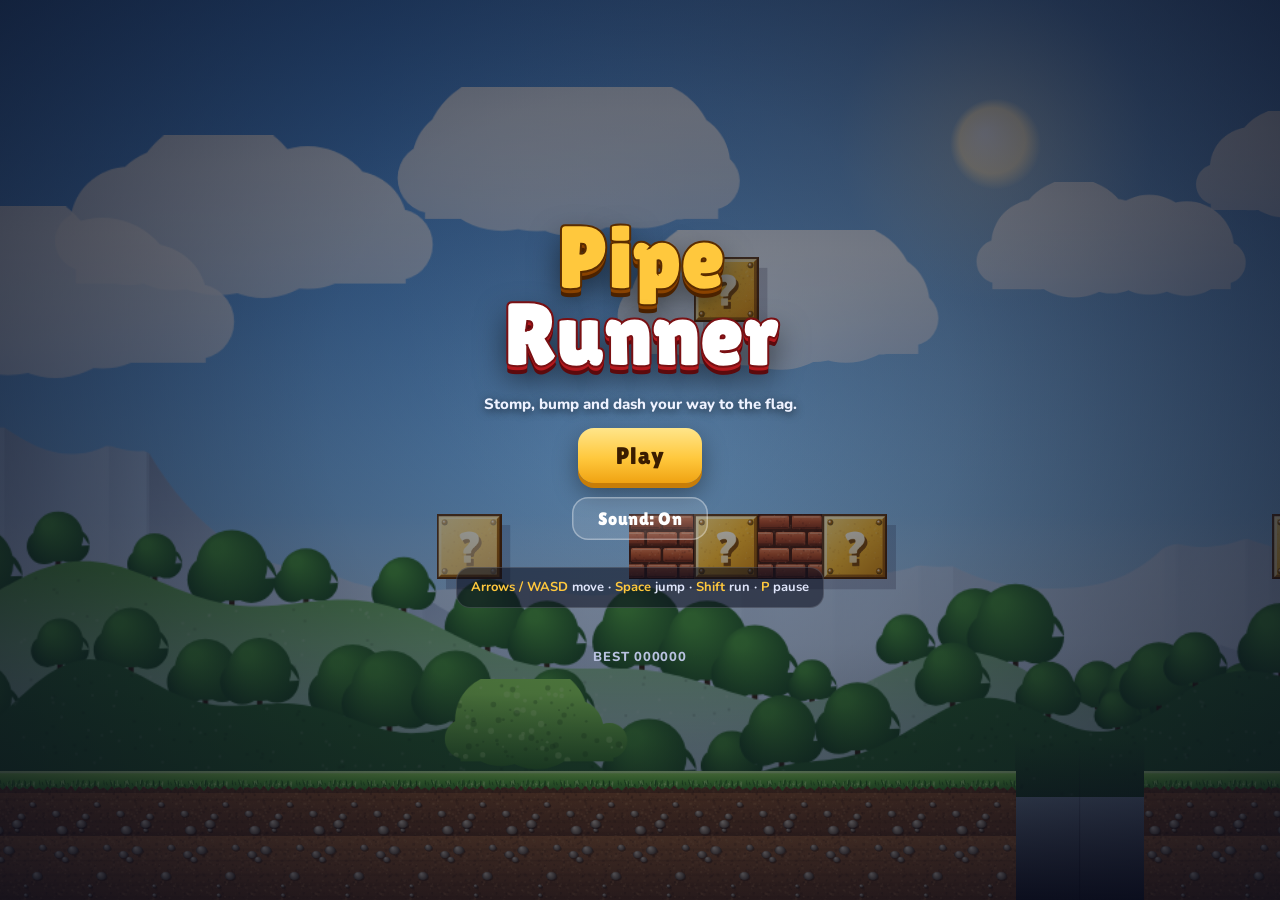
<file: pipe-runner.html>
<!doctype html>
<html lang="en">
<head>
<meta charset="utf-8">
<meta name="viewport" content="width=device-width,initial-scale=1,maximum-scale=1,user-scalable=no,viewport-fit=cover">
<title>Pipe Runner</title>
<meta name="claude:viewport-fit-sides" content="cover">
<meta name="theme-color" content="#0b0f1d">
<meta name="apple-mobile-web-app-capable" content="yes">
<link rel="preconnect" href="https://fonts.googleapis.com">
<link rel="preconnect" href="https://fonts.gstatic.com" crossorigin>
<link rel="stylesheet" href="https://fonts.googleapis.com/css2?family=Lilita+One&family=Nunito:wght@700;800;900&display=swap">
<style>
/* Layout: one full-bleed canvas; touch controls float over it in landscape and sit in a dock under it in portrait. */
:root{
  --ink:#0b0f1d;
  --ink-2:#151b31;
  --glass:rgba(255,255,255,.13);
  --glass-hi:rgba(255,255,255,.32);
  --line:rgba(255,255,255,.34);
  --fg:#fff;
  --muted:#b9c2e0;
  --gold:#ffc83d;
  --gold-d:#c77d08;
  --red:#e2363a;
  --display:"Lilita One","Arial Black",system-ui,sans-serif;
  --ui:"Nunito",system-ui,-apple-system,"Segoe UI",sans-serif;
  --game-top:0px;
  --game-bottom:100vh;
  color-scheme:dark;
}
html,body{height:100%;margin:0;overflow:hidden;background:var(--ink);color:var(--fg);
  touch-action:none;-webkit-user-select:none;user-select:none;-webkit-touch-callout:none;-webkit-tap-highlight-color:transparent;overscroll-behavior:none}
body{font-family:var(--ui);padding-left:max(16px,env(safe-area-inset-left,0px));padding-right:max(16px,env(safe-area-inset-right,0px))}
#c{position:fixed;inset:0;width:100%;height:100%;display:block}
#sa{position:fixed;visibility:hidden;pointer-events:none;inset:0;padding:env(safe-area-inset-top,0px) env(safe-area-inset-right,0px) env(safe-area-inset-bottom,0px) env(safe-area-inset-left,0px)}

/* touch pad */
#pad{position:fixed;left:0;right:0;bottom:0;pointer-events:none;display:flex;justify-content:space-between;align-items:flex-end;
  padding:0 max(18px,calc(env(safe-area-inset-right,0px) + 10px)) max(16px,calc(env(safe-area-inset-bottom,0px) + 10px)) max(18px,calc(env(safe-area-inset-left,0px) + 10px))}
[hidden]{display:none!important}
.portrait #pad{top:var(--game-bottom);align-items:center;padding-bottom:max(20px,env(safe-area-inset-bottom,0px));
  background:linear-gradient(180deg,#1a2140 0%,var(--ink) 70%)}
.portrait #pad::before{content:"";position:absolute;left:0;right:0;top:0;height:1px;background:rgba(255,255,255,.12)}
.ctl{pointer-events:auto;touch-action:none;background:var(--glass);border:1.5px solid var(--line);color:var(--fg);
  -webkit-backdrop-filter:blur(8px);backdrop-filter:blur(8px);box-shadow:0 6px 20px rgba(0,0,0,.28), inset 0 1px 0 rgba(255,255,255,.25)}
#dpad{position:relative;width:196px;height:92px;border-radius:46px;display:flex}
#dpad .half{flex:1;display:flex;align-items:center;justify-content:space-between;padding:0 16px;opacity:.9;transition:background .08s}
#dpad .half.l{flex-direction:row-reverse;border-radius:46px 0 0 46px}
#dpad .half.r{border-radius:0 46px 46px 0}
#dpad .half.on{background:var(--glass-hi)}
#dpad .half.run{background:rgba(255,200,61,.38)}
#dpad::after{content:"";position:absolute;left:50%;top:22%;bottom:22%;width:1px;background:var(--line)}
.chev{width:0;height:0;border-top:11px solid transparent;border-bottom:11px solid transparent}
.r .chev{border-left:15px solid #fff}.l .chev{border-right:15px solid #fff}
.chev2{display:flex;gap:1px;opacity:.55}
.chev2 i{width:0;height:0;border-top:7px solid transparent;border-bottom:7px solid transparent}
.r .chev2 i{border-left:9px solid var(--gold)}.l .chev2 i{border-right:9px solid var(--gold)}
#btns{display:flex;gap:16px;align-items:flex-end}
.round{border-radius:50%;display:flex;flex-direction:column;align-items:center;justify-content:center;font-family:var(--display);font-size:26px;line-height:1;padding:0;cursor:pointer}
.round small{font-family:var(--ui);font-weight:900;font-size:9px;letter-spacing:.14em;opacity:.75;margin-top:3px}
#bB{width:70px;height:70px;margin-bottom:26px}
#bA{width:88px;height:88px;background:rgba(226,54,58,.42);border-color:rgba(255,160,150,.6)}
.round.on{background:var(--glass-hi);transform:scale(.94)}
#bA.on{background:rgba(255,80,80,.7)}
.portrait #dpad{width:min(46vw,210px);height:104px;border-radius:52px}
.portrait #bA{width:96px;height:96px}
.portrait #bB{width:76px;height:76px}

/* top bar buttons */
#pauseBtn{position:fixed;width:42px;height:42px;border-radius:12px;top:calc(var(--game-top) + 10px);right:max(12px,calc(env(safe-area-inset-right,0px) + 8px));
  display:flex;align-items:center;justify-content:center;gap:5px;cursor:pointer;padding:0}
#pauseBtn i{width:5px;height:16px;border-radius:2px;background:#fff}
#pauseBtn:focus-visible,.btn:focus-visible,.round:focus-visible{outline:3px solid var(--gold);outline-offset:3px}

/* screens */
.screen{position:fixed;inset:0;display:flex;align-items:center;justify-content:center;z-index:5;
  padding:max(16px,env(safe-area-inset-top,0px)) max(16px,env(safe-area-inset-right,0px)) max(16px,env(safe-area-inset-bottom,0px)) max(16px,env(safe-area-inset-left,0px))}
.screen.dim{background:radial-gradient(ellipse at center,rgba(8,12,28,.35),rgba(8,12,28,.78))}
.panel{display:flex;flex-direction:column;align-items:center;gap:14px;text-align:center;max-width:440px;width:100%}
.logo{font-family:var(--display);font-size:clamp(46px,12vw,86px);line-height:.9;margin:0;letter-spacing:.01em;text-wrap:balance;
  color:var(--gold);-webkit-text-stroke:2px #5a2c00;
  text-shadow:0 4px 0 #8a4300,0 8px 0 #4b2200,0 14px 30px rgba(0,0,0,.55)}
.logo span{display:block;color:#fff;-webkit-text-stroke:2px #7a1013;text-shadow:0 4px 0 #b3191e,0 8px 0 #5c0a0d,0 14px 30px rgba(0,0,0,.55)}
.tag{font-weight:800;font-size:15px;color:#eef2ff;margin:4px 0 0;text-shadow:0 2px 8px rgba(0,0,0,.6)}
.btn{font-family:var(--display);font-size:24px;letter-spacing:.03em;color:#3a1d00;border:0;border-radius:16px;padding:14px 38px;cursor:pointer;
  background:linear-gradient(180deg,#ffe58a,#ffc83d 55%,#f0a312);box-shadow:0 5px 0 var(--gold-d),0 10px 24px rgba(0,0,0,.4);transition:transform .08s}
.btn:active{transform:translateY(3px);box-shadow:0 2px 0 var(--gold-d),0 6px 16px rgba(0,0,0,.4)}
.btn.ghost{background:rgba(255,255,255,.12);color:#fff;box-shadow:inset 0 0 0 1.5px var(--line);font-size:18px;padding:11px 26px}
.row{display:flex;gap:10px;flex-wrap:wrap;justify-content:center}
.meta{font-weight:800;font-size:13px;color:var(--muted);letter-spacing:.06em;text-transform:uppercase;font-variant-numeric:tabular-nums}
.help{font-weight:700;font-size:13px;line-height:1.5;color:#dfe5fa;background:rgba(10,14,30,.55);border:1px solid rgba(255,255,255,.14);border-radius:14px;padding:10px 14px;max-width:360px}
.help b{color:var(--gold)}
.card-title{font-family:var(--display);font-size:clamp(40px,10vw,64px);margin:0;color:#fff;text-shadow:0 4px 0 rgba(0,0,0,.35),0 10px 30px rgba(0,0,0,.5)}
.card-sub{font-weight:900;font-size:15px;letter-spacing:.2em;text-transform:uppercase;color:var(--gold);margin:0}
#card{pointer-events:none}
#card .panel{animation:pop .5s cubic-bezier(.2,1.4,.4,1) both}
@keyframes pop{from{transform:scale(.7);opacity:0}to{transform:none;opacity:1}}
@media (prefers-reduced-motion:reduce){#card .panel{animation:none}}
.kbd-only{display:none}.no-touch .kbd-only{display:inline}.no-touch .touch-only{display:none}
</style>
</head>
<body>

<canvas id="c" aria-label="Pipe Runner game"></canvas>
<div id="sa"></div>

<button id="pauseBtn" class="ctl" aria-label="Pause" hidden><i></i><i></i></button>

<div id="pad" hidden>
  <div id="dpad" class="ctl" aria-label="Move left or right. Push to the edge to run.">
    <div class="half l"><span class="chev"></span><span class="chev2"><i></i><i></i></span></div>
    <div class="half r"><span class="chev"></span><span class="chev2"><i></i><i></i></span></div>
  </div>
  <div id="btns">
    <button id="bB" class="ctl round" aria-label="Run">B<small>RUN</small></button>
    <button id="bA" class="ctl round" aria-label="Jump">A<small>JUMP</small></button>
  </div>
</div>

<div id="title" class="screen dim">
  <div class="panel">
    <h1 class="logo">Pipe<span>Runner</span></h1>
    <p class="tag">Stomp, bump and dash your way to the flag.</p>
    <button id="playBtn" class="btn">Play</button>
    <div class="row"><button id="soundBtn" class="btn ghost">Sound: On</button></div>
    <p class="help"><span class="touch-only">Left pad moves. Push to the <b>gold edge</b> to run (or hold <b>B</b>). Tap <b>A</b> to jump, hold it to jump higher.</span><span class="kbd-only"><b>Arrows / WASD</b> move · <b>Space</b> jump · <b>Shift</b> run · <b>P</b> pause</span></p>
    <p class="meta" id="hiText">Best 000000</p>
  </div>
</div>

<div id="card" class="screen" hidden>
  <div class="panel"><p class="card-sub" id="cardSub">Morning</p><h2 class="card-title" id="cardTitle">World 1</h2><p class="meta" id="cardLives">Lives × 3</p></div>
</div>

<div id="pause" class="screen dim" hidden>
  <div class="panel">
    <h2 class="card-title">Paused</h2>
    <button id="resumeBtn" class="btn">Resume</button>
    <div class="row"><button id="restartBtn" class="btn ghost">Restart world</button><button id="sound2Btn" class="btn ghost">Sound: On</button></div>
  </div>
</div>

<div id="over" class="screen dim" hidden>
  <div class="panel">
    <h2 class="card-title" id="overTitle">Game Over</h2>
    <p class="meta" id="overScore">Score 000000</p>
    <button id="againBtn" class="btn">Play again</button>
  </div>
</div>

<script>
'use strict';
(() => {
const T = 48, ROWS = 14, VH = ROWS * T, TS = 96, STEP = 1 / 120;
const $ = id => document.getElementById(id);
const cvs = $('c'), ctx = cvs.getContext('2d');
const store = {
  get(k, d) { try { const v = localStorage.getItem('piperunner.' + k); return v == null ? d : JSON.parse(v); } catch (e) { return d; } },
  set(k, v) { try { localStorage.setItem('piperunner.' + k, JSON.stringify(v)); } catch (e) {} }
};
const clamp = (v, a, b) => v < a ? a : v > b ? b : v;
function rng(seed) { return () => { seed |= 0; seed = seed + 0x6D2B79F5 | 0; let t = Math.imul(seed ^ seed >>> 15, 1 | seed); t = t + Math.imul(t ^ t >>> 7, 61 | t) ^ t; return ((t ^ t >>> 14) >>> 0) / 4294967296; }; }
function mk(w, h) { const c = document.createElement('canvas'); c.width = w; c.height = h; return [c, c.getContext('2d')]; }
function rr(g, x, y, w, h, r) { g.beginPath(); g.moveTo(x + r, y); g.arcTo(x + w, y, x + w, y + h, r); g.arcTo(x + w, y + h, x, y + h, r); g.arcTo(x, y + h, x, y, r); g.arcTo(x, y, x + w, y, r); g.closePath(); }
function vibrate(ms) { try { navigator.vibrate && navigator.vibrate(ms); } catch (e) {} }

/* ---------- viewport ---------- */
let DPR = 1, W = 0, H = 0, S = 1, VW = 0, GY = 0, portrait = false, SA = { t: 0, r: 0, b: 0, l: 0 };
function resize() {
  const cs = getComputedStyle($('sa'));
  SA = { t: parseFloat(cs.paddingTop) || 0, r: parseFloat(cs.paddingRight) || 0, b: parseFloat(cs.paddingBottom) || 0, l: parseFloat(cs.paddingLeft) || 0 };
  DPR = Math.min(window.devicePixelRatio || 1, 2.5);
  W = innerWidth; H = innerHeight;
  cvs.width = Math.round(W * DPR); cvs.height = Math.round(H * DPR);
  portrait = H > W * 1.05;
  if (portrait) { S = Math.min((H * 0.62 - SA.t) / VH, W / (14 * T)); GY = SA.t; }
  else { S = H / VH; if (W / S < 15 * T) S = W / (15 * T); GY = (H - VH * S) / 2; }
  VW = W / S;
  const root = document.documentElement.style;
  root.setProperty('--game-top', GY + 'px');
  root.setProperty('--game-bottom', (GY + VH * S) + 'px');
  document.body.classList.toggle('portrait', portrait);
  skyGrad = null;
}
addEventListener('resize', resize);
addEventListener('orientationchange', () => setTimeout(resize, 200));

/* ---------- themes ---------- */
const THEMES = [
  { name: 'Morning Meadows', skyT: '#2f7fdc', skyM: '#7fbcf2', skyB: '#d9efff', sun: [255, 246, 214], sunX: .78, sunY: .16, haze: '#cfe6ff',
    mtnFar: '#93b2d8', mtnNear: '#6f8fbc', snow: true, hillA: '#5ea84d', hillB: '#2f6e33', tree: ['#4a9a3e', '#22582a'], cloud: '#ffffff', cloudSh: '#c3d6ee', night: false },
  { name: 'Sunset Ridge', skyT: '#263578', skyM: '#c4688a', skyB: '#ffbe73', sun: [255, 210, 130], sunX: .3, sunY: .5, haze: '#f6b98c',
    mtnFar: '#a07796', mtnNear: '#6d557f', snow: false, hillA: '#6b7c3a', hillB: '#3b4a26', tree: ['#56702f', '#2d3d1c'], cloud: '#ffe0c8', cloudSh: '#c9849a', night: false },
  { name: 'Moonlit Hollow', skyT: '#070b22', skyM: '#1d2350', skyB: '#3f3e78', sun: [225, 232, 255], sunX: .72, sunY: .18, haze: '#4a4b85',
    mtnFar: '#2f3766', mtnNear: '#232a52', snow: true, hillA: '#2c4c3e', hillB: '#162a24', tree: ['#284a3a', '#122520'], cloud: '#8a90c0', cloudSh: '#3c4170', night: true }
];
let TH = THEMES[0];

/* ---------- textures ---------- */
const tex = {};
function noiseDots(g, R, n, w, h, dark, light, aMin, aMax, sMax) {
  for (let i = 0; i < n; i++) {
    g.fillStyle = `rgba(${R() < .55 ? dark : light},${aMin + R() * (aMax - aMin)})`;
    const s = 1 + R() * sMax; g.fillRect(R() * w, R() * h, s, s);
  }
}
function bevel(g, x, y, w, h, b, hi, lo) {
  g.fillStyle = hi; g.beginPath(); g.moveTo(x, y); g.lineTo(x + w, y); g.lineTo(x + w - b, y + b); g.lineTo(x + b, y + b); g.lineTo(x + b, y + h - b); g.lineTo(x, y + h); g.fill();
  g.fillStyle = lo; g.beginPath(); g.moveTo(x + w, y); g.lineTo(x + w, y + h); g.lineTo(x, y + h); g.lineTo(x + b, y + h - b); g.lineTo(x + w - b, y + h - b); g.lineTo(x + w - b, y + b); g.fill();
}
function rivets(g, s, col) {
  for (const [x, y] of [[12, 12], [s - 12, 12], [12, s - 12], [s - 12, s - 12]]) {
    const gr = g.createRadialGradient(x - 1.5, y - 1.5, .5, x, y, 5); gr.addColorStop(0, 'rgba(255,255,255,.85)'); gr.addColorStop(.4, col); gr.addColorStop(1, 'rgba(0,0,0,.55)');
    g.fillStyle = gr; g.beginPath(); g.arc(x, y, 4.5, 0, 7); g.fill();
  }
}
function buildTextures() {
  const s = TS;
  // ground
  for (const grass of [true, false]) {
    const [c, g] = mk(s, s), R = rng(grass ? 11 : 12);
    let gr = g.createLinearGradient(0, 0, 0, s); gr.addColorStop(0, '#a4632f'); gr.addColorStop(1, '#6a3a1b');
    g.fillStyle = gr; g.fillRect(0, 0, s, s);
    // soil strata
    for (let i = 0; i < 5; i++) { g.fillStyle = `rgba(60,30,12,${.08 + R() * .1})`; g.fillRect(0, 18 + i * 17 + R() * 6, s, 2 + R() * 3); }
    noiseDots(g, R, 340, s, s, '50,24,8', '220,160,100', .1, .3, 3);
    for (let i = 0; i < 7; i++) {
      const x = R() * s, y = (grass ? 30 : 6) + R() * (s - (grass ? 36 : 12)), r = 3 + R() * 6;
      const pg = g.createRadialGradient(x - r * .3, y - r * .4, r * .1, x, y, r); pg.addColorStop(0, '#d9cbb6'); pg.addColorStop(.6, '#8c7a66'); pg.addColorStop(1, '#4b3a2b');
      g.fillStyle = 'rgba(30,14,4,.4)'; g.beginPath(); g.ellipse(x + 1.5, y + 2, r, r * .75, 0, 0, 7); g.fill();
      g.fillStyle = pg; g.beginPath(); g.ellipse(x, y, r, r * .75, 0, 0, 7); g.fill();
    }
    if (grass) {
      g.fillStyle = 'rgba(30,14,4,.35)'; g.fillRect(0, 22, s, 10);
      gr = g.createLinearGradient(0, 0, 0, 30); gr.addColorStop(0, '#9be35c'); gr.addColorStop(.5, '#5fb83a'); gr.addColorStop(1, '#357d25');
      g.fillStyle = gr; g.beginPath(); g.moveTo(0, 0); g.lineTo(s, 0);
      for (let x = s; x >= 0; x -= 6) g.lineTo(x, 22 + Math.sin(x * .55) * 3 + R() * 5);
      g.closePath(); g.fill();
      for (let i = 0; i < 60; i++) {
        const x = R() * s, h = 5 + R() * 9; g.strokeStyle = R() < .5 ? 'rgba(200,255,150,.55)' : 'rgba(30,90,20,.6)'; g.lineWidth = 1.3;
        g.beginPath(); g.moveTo(x, 18 + R() * 6); g.lineTo(x + (R() - .5) * 4, 18 - h + 8); g.stroke();
      }
      g.fillStyle = 'rgba(255,255,255,.35)'; g.fillRect(0, 0, s, 2.5);
    }
    tex[grass ? 'grass' : 'dirt'] = c;
  }
  // brick
  {
    const [c, g] = mk(s, s), R = rng(21);
    g.fillStyle = '#4a2010'; g.fillRect(0, 0, s, s);
    const bh = s / 4;
    for (let row = 0; row < 4; row++) {
      const off = row % 2 ? -s / 4 : 0;
      for (let bx = off; bx < s; bx += s / 2) {
        const x = bx + 2, y = row * bh + 2, w = s / 2 - 4, h = bh - 4;
        const gr = g.createLinearGradient(0, y, 0, y + h); const tint = R() * 18 - 9;
        gr.addColorStop(0, `rgb(${222 + tint},${120 + tint},${74 + tint})`); gr.addColorStop(.45, `rgb(${184 + tint},${82 + tint},${44})`); gr.addColorStop(1, `rgb(${128 + tint},${50},${26})`);
        g.fillStyle = gr; rr(g, x, y, w, h, 3); g.fill();
        g.fillStyle = 'rgba(255,220,190,.35)'; g.fillRect(x + 3, y + 1, w - 6, 2);
        g.fillStyle = 'rgba(0,0,0,.25)'; g.fillRect(x + 2, y + h - 3, w - 4, 2);
      }
    }
    noiseDots(g, R, 220, s, s, '40,10,0', '255,200,160', .08, .22, 2);
    g.fillStyle = 'rgba(0,0,0,.35)'; g.fillRect(0, s - 2, s, 2); g.fillRect(s - 2, 0, 2, s);
    tex.brick = c;
  }
  // question block
  {
    const [c, g] = mk(s, s), R = rng(31);
    let gr = g.createLinearGradient(0, 0, s, s); gr.addColorStop(0, '#ffe58a'); gr.addColorStop(.5, '#ffbf2e'); gr.addColorStop(1, '#d98a0c');
    g.fillStyle = gr; g.fillRect(0, 0, s, s);
    noiseDots(g, R, 120, s, s, '140,70,0', '255,250,210', .06, .18, 2);
    bevel(g, 0, 0, s, s, 7, 'rgba(255,250,215,.7)', 'rgba(110,50,0,.6)');
    g.strokeStyle = 'rgba(70,30,0,.85)'; g.lineWidth = 3; g.strokeRect(1.5, 1.5, s - 3, s - 3);
    rivets(g, s, '#b86d06');
    g.font = `64px ${'"Lilita One","Arial Black",sans-serif'}`; g.textAlign = 'center'; g.textBaseline = 'middle';
    g.fillStyle = 'rgba(90,40,0,.75)'; g.fillText('?', s / 2 + 4, s / 2 + 8);
    gr = g.createLinearGradient(0, 20, 0, 76); gr.addColorStop(0, '#fffdf0'); gr.addColorStop(1, '#ffe2a0');
    g.fillStyle = gr; g.fillText('?', s / 2, s / 2 + 3);
    tex.q = c;
  }
  // used block
  {
    const [c, g] = mk(s, s), R = rng(41);
    const gr = g.createLinearGradient(0, 0, s, s); gr.addColorStop(0, '#b07a4a'); gr.addColorStop(1, '#6b4224');
    g.fillStyle = gr; g.fillRect(0, 0, s, s);
    noiseDots(g, R, 200, s, s, '40,20,5', '230,190,150', .08, .2, 2);
    bevel(g, 0, 0, s, s, 7, 'rgba(255,225,190,.4)', 'rgba(40,18,4,.55)');
    g.strokeStyle = 'rgba(40,18,4,.9)'; g.lineWidth = 3; g.strokeRect(1.5, 1.5, s - 3, s - 3);
    rivets(g, s, '#5a3418');
    tex.used = c;
  }
  // hard stone block
  {
    const [c, g] = mk(s, s), R = rng(51);
    const gr = g.createLinearGradient(0, 0, s, s); gr.addColorStop(0, '#c8c2b6'); gr.addColorStop(1, '#7c776d');
    g.fillStyle = gr; g.fillRect(0, 0, s, s);
    noiseDots(g, R, 420, s, s, '50,48,44', '255,255,250', .08, .25, 2.5);
    bevel(g, 0, 0, s, s, 9, 'rgba(255,255,255,.45)', 'rgba(30,28,24,.5)');
    g.strokeStyle = 'rgba(40,38,34,.55)'; g.lineWidth = 1.5; g.beginPath(); g.moveTo(30, 12); g.lineTo(40, 34); g.lineTo(34, 50); g.lineTo(46, 70); g.stroke();
    g.strokeStyle = 'rgba(255,255,255,.25)'; g.beginPath(); g.moveTo(31.5, 12); g.lineTo(41.5, 34); g.stroke();
    g.strokeStyle = 'rgba(30,28,24,.8)'; g.lineWidth = 2; g.strokeRect(1, 1, s - 2, s - 2);
    tex.hard = c;
  }
  // pipes (2 tiles wide)
  function pipeGrad(g, x0, x1) {
    const gr = g.createLinearGradient(x0, 0, x1, 0);
    gr.addColorStop(0, '#0f3d14'); gr.addColorStop(.12, '#2f8a2f'); gr.addColorStop(.28, '#b6f58c'); gr.addColorStop(.38, '#62c94a');
    gr.addColorStop(.7, '#2b8a2b'); gr.addColorStop(.92, '#145218'); gr.addColorStop(1, '#0b2c0e'); return gr;
  }
  {
    const [c, g] = mk(s * 2, s);
    g.fillStyle = pipeGrad(g, 14, s * 2 - 14); g.fillRect(14, 30, s * 2 - 28, s - 30);
    g.fillStyle = 'rgba(0,0,0,.35)'; g.fillRect(14, 30, s * 2 - 28, 8);
    g.fillStyle = pipeGrad(g, 2, s * 2 - 2); rr(g, 2, 2, s * 2 - 4, 34, 6); g.fill();
    g.strokeStyle = '#0a2a0c'; g.lineWidth = 3; rr(g, 2, 2, s * 2 - 4, 34, 6); g.stroke();
    g.fillStyle = 'rgba(255,255,255,.35)'; g.fillRect(10, 6, s * 2 - 20, 3);
    g.strokeStyle = '#0a2a0c'; g.beginPath(); g.moveTo(14, 37); g.lineTo(14, s); g.moveTo(s * 2 - 14, 37); g.lineTo(s * 2 - 14, s); g.stroke();
    tex.pipeTop = c;
  }
  {
    const [c, g] = mk(s * 2, s);
    g.fillStyle = pipeGrad(g, 14, s * 2 - 14); g.fillRect(14, 0, s * 2 - 28, s);
    g.strokeStyle = '#0a2a0c'; g.lineWidth = 3; g.beginPath(); g.moveTo(14, 0); g.lineTo(14, s); g.moveTo(s * 2 - 14, 0); g.lineTo(s * 2 - 14, s); g.stroke();
    tex.pipeBody = c;
  }
}

/* ---------- scenery sprites (per theme) ---------- */
let scen = null;
function puffs(g, R, w, h, n, top, bot) {
  const gr = g.createLinearGradient(0, h * .15, 0, h * .95); gr.addColorStop(0, top); gr.addColorStop(1, bot);
  g.fillStyle = gr; g.beginPath();
  for (let i = 0; i < n; i++) {
    const t = i / (n - 1), x = w * .14 + t * w * .72, r = h * (.2 + Math.sin(t * Math.PI) * .28) * (.75 + R() * .5);
    const y = h * .72 - r * .55 - R() * h * .06;
    g.moveTo(x + r, y); g.arc(x, y, r, 0, 7);
  }
  g.rect(w * .12, h * .62, w * .76, h * .2); g.fill();
}
function buildScenery(th) {
  const sc = {};
  // clouds
  sc.clouds = [0, 1, 2].map(i => {
    const [c, g] = mk(360, 150), R = rng(100 + i);
    g.globalAlpha = th.night ? .55 : .96; puffs(g, R, 360, 150, 7 + i, th.cloud, th.cloudSh);
    g.globalAlpha = .45; g.globalCompositeOperation = 'source-atop';
    const hl = g.createRadialGradient(130, 30, 10, 130, 40, 170); hl.addColorStop(0, 'rgba(255,255,255,.9)'); hl.addColorStop(1, 'rgba(255,255,255,0)');
    g.fillStyle = hl; g.fillRect(0, 0, 360, 150); return c;
  });
  // mountains
  {
    const w = 2048, h = 380, [c, g] = mk(w, h), R = rng(7);
    const layers = [{ col: th.mtnFar, base: 110, amp: 250, ks: [1, 2, 3, 5, 8, 13] }, { col: th.mtnNear, base: 40, amp: 180, ks: [2, 3, 4, 7, 11] }];
    for (const L of layers) {
      const ph = L.ks.map(() => R() * Math.PI), am = L.ks.map((k, i) => (1 / Math.pow(k, .7)) * (.6 + R() * .6));
      const tot = am.reduce((a, b) => a + b, 0);
      const ridge = x => Math.min(h - 8, L.base + L.amp * Math.pow(L.ks.reduce((a, k, i) => a + am[i] * Math.pow(1 - Math.abs(Math.sin(Math.PI * k * x / w + ph[i])), 1.6), 0) / tot, 1.4));
      const path = new Path2D(); path.moveTo(0, h);
      for (let x = 0; x <= w; x += 4) path.lineTo(x, h - ridge(x)); path.lineTo(w, h); path.closePath();
      const gr = g.createLinearGradient(0, h - L.base - L.amp, 0, h); gr.addColorStop(0, L.col); gr.addColorStop(1, th.haze);
      g.fillStyle = gr; g.fill(path);
      g.save(); g.clip(path);
      // light & shadow facets
      for (let x = 0; x < w; x += 2) {
        const d = (ridge(x + 2) - ridge(x)) / 2, a = Math.min(.22, Math.abs(d) * .12);
        const sg = g.createLinearGradient(0, h - ridge(x), 0, h - ridge(x) + 160);
        const col = d > 0 ? '255,255,255' : '10,10,40';
        sg.addColorStop(0, `rgba(${col},${a})`); sg.addColorStop(1, `rgba(${col},0)`);
        g.fillStyle = sg; g.fillRect(x, h - ridge(x), 2, 160);
      }
      if (th.snow) {
        const sl = h - L.base - L.amp * .68;
        const sg = g.createLinearGradient(0, sl - 60, 0, sl + 26); sg.addColorStop(0, th.night ? 'rgba(200,210,255,.75)' : 'rgba(255,255,255,.95)'); sg.addColorStop(1, 'rgba(255,255,255,0)');
        g.fillStyle = sg; g.fillRect(0, 0, w, sl + 26);
      }
      g.restore();
    }
    sc.mtn = c;
  }
  // hills with trees
  {
    const w = 1536, h = 280, [c, g] = mk(w, h), R = rng(9);
    for (const [li, col, base, amp] of [[0, th.hillA, 110, 60], [1, th.hillB, 50, 46]]) {
      const ks = li ? [2, 5, 9] : [1, 3, 4, 7], ph = ks.map(() => R() * 6.28);
      const y = x => h - base - ks.reduce((a, k, i) => a + Math.sin(2 * Math.PI * k * x / w + ph[i]) * amp / (i + 1), 0) * .7;
      // trees on ridge
      const trees = [];
      for (let x = 20; x < w - 20; x += 26 + R() * 50) trees.push([x, y(x), 14 + R() * 18]);
      for (const [x, yy, r] of trees) {
        g.fillStyle = '#3a2614'; g.fillRect(x - 2, yy - r * .6, 4, r * .9);
        const tg = g.createRadialGradient(x - r * .4, yy - r * 1.6, r * .2, x, yy - r * 1.1, r * 1.3);
        tg.addColorStop(0, th.tree[0]); tg.addColorStop(1, th.tree[1]);
        g.fillStyle = tg; g.beginPath(); g.arc(x, yy - r * 1.1, r, 0, 7); g.arc(x - r * .55, yy - r * .7, r * .7, 0, 7); g.arc(x + r * .55, yy - r * .75, r * .7, 0, 7); g.fill();
      }
      const path = new Path2D(); path.moveTo(0, h);
      for (let x = 0; x <= w; x += 4) path.lineTo(x, y(x)); path.lineTo(w, h); path.closePath();
      const gr = g.createLinearGradient(0, h - base - amp, 0, h); gr.addColorStop(0, col); gr.addColorStop(1, li ? th.hillB : th.haze);
      g.fillStyle = gr; g.fill(path);
      g.save(); g.clip(path); g.globalAlpha = .12;
      for (let i = 0; i < 900; i++) { g.fillStyle = R() < .5 ? '#000' : '#fff'; g.fillRect(R() * w, h - R() * (base + amp), 2, 2); }
      g.restore();
    }
    sc.hills = c;
  }
  // bushes
  sc.bush = [0, 1, 2].map(i => {
    const [c, g] = mk(220, 110), R = rng(300 + i);
    puffs(g, R, 220, 110, 4 + i, '#8fdc5a', '#2b6a25');
    g.globalCompositeOperation = 'source-atop'; g.globalAlpha = .25;
    for (let k = 0; k < 120; k++) { g.fillStyle = R() < .5 ? '#164010' : '#d9ffb0'; g.beginPath(); g.arc(R() * 220, R() * 110, 1 + R() * 2.5, 0, 7); g.fill(); }
    return c;
  });
  // stars
  const R = rng(5); sc.stars = []; for (let i = 0; i < 90; i++) sc.stars.push([R(), R() * .6, R() * 1.6 + .4, R() * 6]);
  scen = sc;
}
function buildCastle() {
  const w = 5 * TS, h = 7 * TS, [c, g] = mk(w, h), R = rng(77);
  const stone = (x, y, ww, hh) => {
    const gr = g.createLinearGradient(x, y, x + ww, y + hh); gr.addColorStop(0, '#d8cdbb'); gr.addColorStop(1, '#8a7f70');
    g.fillStyle = gr; g.fillRect(x, y, ww, hh);
    g.strokeStyle = 'rgba(60,50,40,.45)'; g.lineWidth = 2;
    for (let yy = y; yy < y + hh; yy += 24) { g.beginPath(); g.moveTo(x, yy); g.lineTo(x + ww, yy); g.stroke();
      for (let xx = x + ((yy - y) / 24 % 2 ? 24 : 0); xx < x + ww; xx += 48) { g.beginPath(); g.moveTo(xx, yy); g.lineTo(xx, yy + 24); g.stroke(); } }
    noiseDots(g, R, ww * hh / 60, ww, hh, '40,30,20', '255,250,240', .06, .2, 2);
    g.fillStyle = 'rgba(255,255,255,.18)'; g.fillRect(x, y, 6, hh); g.fillStyle = 'rgba(0,0,0,.2)'; g.fillRect(x + ww - 8, y, 8, hh);
  };
  const crenel = (x, y, ww) => { for (let xx = x; xx < x + ww - 10; xx += 44) stone(xx, y - 30, 30, 30); };
  stone(0, h - 3 * TS, w, 3 * TS); crenel(0, h - 3 * TS, w);
  stone(TS, h - 5 * TS, 3 * TS, 2 * TS); crenel(TS, h - 5 * TS, 3 * TS);
  // door
  const dx = 2 * TS + 8, dw = TS - 16, dy = h - 1.7 * TS;
  g.fillStyle = '#1a0f08'; g.beginPath(); g.moveTo(dx, h); g.lineTo(dx, dy + dw / 2); g.arc(dx + dw / 2, dy + dw / 2, dw / 2, Math.PI, 0); g.lineTo(dx + dw, h); g.fill();
  // windows
  for (const wx of [TS * 1.6, TS * 3.1]) { g.fillStyle = '#1a0f08'; rr(g, wx, h - 4.3 * TS, 26, 46, 13); g.fill(); }
  // pennant
  g.fillStyle = '#5a4a3a'; g.fillRect(2.5 * TS - 3, h - 6.6 * TS, 6, 1.3 * TS);
  g.fillStyle = '#e2363a'; g.beginPath(); g.moveTo(2.5 * TS + 3, h - 6.6 * TS); g.lineTo(2.5 * TS + 70, h - 6.35 * TS); g.lineTo(2.5 * TS + 3, h - 6.1 * TS); g.fill();
  tex.castle = c;
}

/* ---------- level generation ---------- */
// tiles: 1 ground, 2 brick, 3 ?coin, 4 ?power, 5 used, 6 hard, 7-10 pipe, 12 coin
const solid = t => t >= 1 && t <= 10;
let L = null, levelN = 1;
function genLevel(n) {
  const R = rng(n * 7919 + 13), diff = Math.min(1, (n - 1) / 5);
  const len = 190 + Math.min(n, 6) * 18;
  const g = []; for (let r = 0; r < ROWS; r++) g.push(new Uint8Array(len));
  const ents = [], deco = [];
  const set = (c, r, v) => { if (c >= 0 && c < len && r >= 0 && r < ROWS) g[r][c] = v; };
  const ground = (a, b) => { for (let c = a; c < b; c++) { set(c, 12, 1); set(c, 13, 1); } };
  const ri = (a, b) => a + Math.floor(R() * (b - a + 1));
  const foe = (c, type) => ents.push({ type: type || (R() < .22 + diff * .25 ? 'beetle' : 'walker'), c, r: 11 });
  const pipe = (c, h) => { const top = 12 - h; set(c, top, 7); set(c + 1, top, 8); for (let r = top + 1; r < 12; r++) { set(c, r, 9); set(c + 1, r, 10); } };
  let powerLeft = 2 + (n < 3 ? 1 : 0);
  ground(0, 18);
  set(9, 8, 3); set(12, 8, 2); set(13, 8, 4); set(14, 8, 2); set(15, 8, 3); set(13, 4, 3); foe(16, 'walker');
  let x = 20; const end = len - 36;
  while (x < end) {
    const k = R();
    if (k < .16) { const w = ri(6, 10); ground(x, x + w); if (R() < .7) foe(x + ri(2, w - 2)); if (R() < .4 + diff * .3) foe(x + w - 2, 'walker'); x += w; }
    else if (k < .31) { ground(x, x + 2); const gw = ri(2, 2 + Math.round(diff * 2)); for (let i = 0; i < gw; i++) set(x + 2 + i, 8, 12); x += 2 + gw; ground(x, x + 3); x += 3; }
    else if (k < .48) { const w = ri(11, 14); ground(x, x + w); pipe(x + 2, ri(2, 3)); if (R() < .6) pipe(x + w - 4, ri(2, 3 + Math.round(diff))); foe(x + 6); x += w; }
    else if (k < .67) {
      const w = ri(10, 13); ground(x, x + w);
      const pat = [[2, 3, 2, 3, 2], [3, 2, 4, 2, 3], [2, 2, 3, 2, 2], [3, 0, 3, 0, 3]][ri(0, 3)];
      pat.forEach((t, i) => { if (t) set(x + 2 + i, 8, t === 4 ? (powerLeft-- > 0 ? 4 : 3) : t); });
      if (R() < .5) { for (let i = 0; i < 4; i++) set(x + 3 + i, 4, i === 2 ? 3 : 2); }
      else if (R() < .5 && powerLeft > 0) { set(x + w - 3, 8, 4); powerLeft--; }
      foe(x + ri(3, w - 3)); if (R() < diff) foe(x + ri(3, w - 2)); x += w;
    }
    else if (k < .79) {
      const h = ri(3, 4), gap = R() < .5 ? 2 : 0;
      ground(x, x + h + 1); for (let i = 0; i < h; i++) for (let j = 0; j <= i; j++) set(x + 1 + i, 11 - j, 6);
      x += h + 1 + gap; ground(x, x + h + 3);
      for (let i = 0; i < h; i++) for (let j = 0; j < h - i; j++) set(x + i, 11 - j, 6);
      x += h + 3;
    }
    else if (k < .9) {
      ground(x, x + 2); const gw = ri(5, 7);
      for (let i = 1; i < gw - 1; i++) { set(x + 2 + i, 9, i === 2 ? 3 : 2); set(x + 2 + i, 7, 12); }
      x += 2 + gw; ground(x, x + 4); if (R() < .5) foe(x + 2); x += 4;
    }
    else { const w = ri(8, 10); ground(x, x + w); for (let i = 0; i < 5; i++) set(x + 2 + i, 9 - Math.round(Math.sin(i / 4 * Math.PI) * 2), 12); if (R() < .6) foe(x + w - 2); x += w; }
  }
  ground(x, len);
  const sx = x + 4;
  for (let i = 0; i < 8; i++) for (let h = 0; h <= i; h++) set(sx + i, 11 - h, 6);
  for (let h = 0; h < 8; h++) set(sx + 8, 11 - h, 6);
  const flagX = sx + 12; set(flagX, 11, 6);
  // checkpoint near middle on solid ground
  let mid = Math.floor(len / 2);
  while (mid < len - 40 && !(g[12][mid] === 1 && g[12][mid + 1] === 1 && !g[11][mid] && !g[10][mid] && !g[11][mid + 1])) mid++;
  // decorations
  for (let c = 2; c < len - 2; c++) {
    if (g[12][c] === 1 && g[12][c + 1] === 1 && g[12][c + 2] === 1 && !g[11][c] && !g[11][c + 1] && !g[11][c + 2] && R() < .09) { deco.push({ c, k: ri(0, 2) }); c += 5; }
  }
  ents.sort((a, b) => a.c - b.c);
  return { g, len, ents, deco, flagX, castleX: flagX + 5, mid, theme: THEMES[(n - 1) % THEMES.length] };
}
const tileAt = (c, r) => c < 0 ? 6 : (c >= L.len || r < 0 || r >= ROWS) ? 0 : L.g[r][c];

/* ---------- audio ---------- */
let AC = null, master, music, sfxG, noiseBuf, musicOn = false, musicTimer = 0, nextNoteT = 0, step = 0, muted = store.get('muted', false);
function initAudio() {
  if (AC) { if (AC.state === 'suspended') AC.resume(); return; }
  try {
    AC = new (window.AudioContext || window.webkitAudioContext)();
    const comp = AC.createDynamicsCompressor(); comp.connect(AC.destination);
    master = AC.createGain(); master.gain.value = muted ? 0 : .9; master.connect(comp);
    music = AC.createGain(); music.gain.value = .55; music.connect(master);
    sfxG = AC.createGain(); sfxG.gain.value = .8; sfxG.connect(master);
    noiseBuf = AC.createBuffer(1, AC.sampleRate * .5, AC.sampleRate);
    const d = noiseBuf.getChannelData(0); for (let i = 0; i < d.length; i++) d[i] = Math.random() * 2 - 1;
  } catch (e) { AC = null; }
}
const mf = m => 440 * Math.pow(2, (m - 69) / 12);
function tone(f, dur, type, vol, to, delay, dest) {
  if (!AC) return; const t = AC.currentTime + (delay || 0);
  const o = AC.createOscillator(), gn = AC.createGain(); o.type = type || 'square'; o.frequency.setValueAtTime(f, t);
  if (to) o.frequency.exponentialRampToValueAtTime(to, t + dur);
  gn.gain.setValueAtTime(0, t); gn.gain.linearRampToValueAtTime(vol, t + .006); gn.gain.exponentialRampToValueAtTime(.0001, t + dur);
  o.connect(gn); gn.connect(dest || sfxG); o.start(t); o.stop(t + dur + .02);
}
function noise(dur, vol, freq, delay, dest, at) {
  if (!AC) return; const t = at || AC.currentTime + (delay || 0);
  const s = AC.createBufferSource(), f = AC.createBiquadFilter(), gn = AC.createGain(); s.buffer = noiseBuf;
  f.type = 'bandpass'; f.frequency.value = freq || 1200; f.Q.value = .8;
  gn.gain.setValueAtTime(vol, t); gn.gain.exponentialRampToValueAtTime(.0001, t + dur);
  s.connect(f); f.connect(gn); gn.connect(dest || sfxG); s.start(t); s.stop(t + dur + .02);
}
const SFX = {
  jump: () => tone(300, .2, 'square', .09, 720),
  bigjump: () => tone(220, .22, 'square', .09, 560),
  coin: () => { tone(988, .07, 'square', .08); tone(1319, .32, 'square', .08, null, .07); },
  stomp: () => { tone(380, .12, 'triangle', .3, 90); noise(.08, .25, 600); },
  bump: () => { tone(140, .09, 'triangle', .3, 70); noise(.05, .2, 300); },
  brk: () => { noise(.3, .5, 900); tone(160, .12, 'triangle', .25, 60); },
  sprout: () => { for (let i = 0; i < 6; i++) tone(392 + i * 70, .08, 'square', .06, null, i * .05); },
  power: () => { [60, 64, 67, 72, 76, 79, 84].forEach((m, i) => tone(mf(m + 7), .09, 'square', .07, null, i * .055)); },
  hurt: () => { tone(600, .4, 'square', .08, 140); },
  kick: () => { tone(500, .07, 'square', .1, 900); noise(.05, .2, 1800); },
  one: () => { [76, 79, 88, 84, 86, 91].forEach((m, i) => tone(mf(m), .1, 'square', .07, null, i * .09)); },
  die: () => { [71, 77, 77, 77, 76, 74, 72].forEach((m, i) => tone(mf(m), .16, 'square', .09, null, .25 + i * .15)); },
  flag: () => { for (let i = 0; i < 10; i++) tone(mf(60 + i * 2), .1, 'square', .07, null, i * .06); },
  tick: () => tone(1800, .03, 'square', .03),
  clear: () => { [72, 76, 79, 84, 79, 84, 88].forEach((m, i) => tone(mf(m), .2, 'triangle', .14, null, i * .13)); }
};
function sfx(n) { if (AC && !muted) SFX[n](); }
// original 8-bar loop, eighth notes (midi, 0 = rest)
const MEL = [76, 0, 79, 76, 84, 0, 81, 79, 77, 0, 81, 77, 79, 0, 76, 0, 74, 0, 77, 74, 81, 0, 79, 77, 76, 79, 76, 74, 72, 0, 0, 0,
  76, 0, 79, 76, 84, 0, 86, 84, 81, 0, 84, 81, 79, 0, 76, 79, 77, 79, 81, 77, 76, 77, 79, 76, 74, 76, 74, 71, 72, 0, 72, 0];
const ROOTS = [48, 53, 50, 48, 48, 45, 41, 43];
function startMusic() {
  if (!AC) return; stopMusic(); musicOn = true; step = 0; nextNoteT = AC.currentTime + .08;
  musicTimer = setInterval(() => {
    if (!musicOn) return;
    const e8 = 60 / 152 / 2;
    while (nextNoteT < AC.currentTime + .15) {
      const m = MEL[step], bar = Math.floor(step / 8), pos = step % 8, root = ROOTS[bar];
      if (m) tone(mf(m), e8 * .85, 'square', .045, null, nextNoteT - AC.currentTime, music);
      if (pos % 2 === 0) tone(mf(pos === 0 || pos === 4 ? root : root + 7), e8 * 1.6, 'triangle', .16, null, nextNoteT - AC.currentTime, music);
      if (pos % 2 === 1) noise(.035, .05, 7000, 0, music, nextNoteT);
      nextNoteT += e8; step = (step + 1) % MEL.length;
    }
  }, 25);
}
function stopMusic() { musicOn = false; clearInterval(musicTimer); }
function setMuted(m) {
  muted = m; store.set('muted', m); if (master) master.gain.value = m ? 0 : .9;
  $('soundBtn').textContent = $('sound2Btn').textContent = 'Sound: ' + (m ? 'Off' : 'On');
}

/* ---------- input ---------- */
const input = { left: false, right: false, jump: false, run: false, buf: 0, kl: false, kr: false, kj: false, kRun: false, tl: false, tr: false, tRun: false, tj: false, tb: false };
function syncInput() {
  input.left = input.kl || input.tl; input.right = input.kr || input.tr;
  input.run = input.kRun || input.tRun || input.tb;
  const j = input.kj || input.tj; if (j && !input.jump) input.buf = .13; input.jump = j;
}
const KEYS = { ArrowLeft: 'kl', KeyA: 'kl', ArrowRight: 'kr', KeyD: 'kr', Space: 'kj', ArrowUp: 'kj', KeyW: 'kj', KeyZ: 'kj', KeyK: 'kj', ShiftLeft: 'kRun', ShiftRight: 'kRun', KeyX: 'kRun', KeyJ: 'kRun' };
addEventListener('keydown', e => {
  if (e.code === 'KeyP' || e.code === 'Escape') { if (state === 'play') pauseGame(); else if (state === 'paused') resumeGame(); return; }
  if (e.code === 'Enter' && !$('title').hidden) { $('playBtn').click(); return; }
  const k = KEYS[e.code]; if (k) { e.preventDefault(); input[k] = true; syncInput(); setTouchUI(false); }
});
addEventListener('keyup', e => { const k = KEYS[e.code]; if (k) { input[k] = false; syncInput(); } });
addEventListener('blur', () => { for (const k of ['kl', 'kr', 'kj', 'kRun', 'tl', 'tr', 'tj', 'tb', 'tRun']) input[k] = false; syncInput(); if (state === 'play') pauseGame(); });
document.addEventListener('visibilitychange', () => { if (document.hidden && state === 'play') pauseGame(); });

const dpad = $('dpad'), halfL = dpad.children[0], halfR = dpad.children[1];
let dpadId = null;
function dpadSet(e) {
  const r = dpad.getBoundingClientRect(), dx = e.clientX - (r.left + r.width / 2);
  input.tl = dx < -6; input.tr = dx > 6; input.tRun = Math.abs(dx) > r.width * .3;
  halfL.classList.toggle('on', input.tl); halfR.classList.toggle('on', input.tr);
  halfL.classList.toggle('run', input.tl && input.tRun); halfR.classList.toggle('run', input.tr && input.tRun);
  syncInput();
}
function dpadEnd(e) { if (e.pointerId !== dpadId) return; dpadId = null; input.tl = input.tr = input.tRun = false; halfL.className = 'half l'; halfR.className = 'half r'; syncInput(); }
dpad.addEventListener('pointerdown', e => { e.preventDefault(); dpadId = e.pointerId; try { dpad.setPointerCapture(e.pointerId); } catch (_) {} dpadSet(e); });
dpad.addEventListener('pointermove', e => { if (e.pointerId === dpadId) dpadSet(e); });
dpad.addEventListener('pointerup', dpadEnd); dpad.addEventListener('pointercancel', dpadEnd); dpad.addEventListener('lostpointercapture', dpadEnd);
function holdBtn(el, key) {
  const on = e => { e.preventDefault(); input[key] = true; el.classList.add('on'); syncInput(); if (key === 'tj') vibrate(8); };
  const off = () => { input[key] = false; el.classList.remove('on'); syncInput(); };
  el.addEventListener('pointerdown', on); el.addEventListener('pointerup', off); el.addEventListener('pointercancel', off); el.addEventListener('pointerleave', off);
  el.addEventListener('contextmenu', e => e.preventDefault());
}
holdBtn($('bA'), 'tj'); holdBtn($('bB'), 'tb');
for (const el of [$('pad'), $('pauseBtn')]) el.addEventListener('touchstart', e => e.preventDefault(), { passive: false });
let touchUI = matchMedia('(pointer: coarse)').matches || 'ontouchstart' in window;
function setTouchUI(v) { touchUI = v; document.body.classList.toggle('no-touch', !v); $('pad').hidden = !(v && inGame()); }
addEventListener('touchstart', () => { if (!touchUI) setTouchUI(true); }, { passive: true });

/* ---------- game state ---------- */
let state = 'title', time = 0, cam = 0, ents = [], parts = [], bumps = new Map(), spawnIdx = 0, p = null;
let score = 0, coins = 0, lives = 3, clock = 300, clockAcc = 0, checkpoint = false, combo = 0, introT = 0, clearT = 0, clearPhase = '', flagY = 0, hi = store.get('hi', 0);
const inGame = () => state === 'play' || state === 'dying' || state === 'clear' || state === 'intro';
function newPlayer(x, big) {
  const h = big ? 78 : 40;
  return { x, y: 12 * T - h, w: big ? 32 : 30, h, vx: 0, vy: 0, big, onGround: true, face: 1, runPhase: 0, squash: 0, inv: 0, growT: 0, coyote: 0, prevY: 0, deadT: 0, hidden: false, skid: false };
}
function showOnly(id) { for (const s of ['title', 'card', 'pause', 'over']) $(s).hidden = s !== id; }
function startGame(fromLevel) {
  initAudio(); score = 0; coins = 0; lives = 3; levelN = fromLevel || 1; checkpoint = false;
  startLevel(false, false);
  try { navigator.wakeLock && navigator.wakeLock.request('screen').catch(() => {}); } catch (e) {}
}
function startLevel(fromCp, keepBig) {
  L = genLevel(levelN);
  if (TH !== L.theme || !scen) { TH = L.theme; buildScenery(TH); skyGrad = null; }
  ents = []; parts = []; bumps.clear(); spawnIdx = 0; combo = 0; clock = 300; clockAcc = 0; flagY = 2.3 * T;
  const sc = fromCp && checkpoint ? L.mid : 3;
  p = newPlayer(sc * T + 8, !!keepBig);
  cam = clamp(p.x - VW * .35, 0, L.len * T - VW);
  for (; spawnIdx < L.ents.length && L.ents[spawnIdx].c * T < cam + 4 * T; spawnIdx++);
  state = 'intro'; introT = 1.7;
  $('cardTitle').textContent = 'World ' + levelN; $('cardSub').textContent = L.theme.name; $('cardLives').textContent = 'Lives × ' + lives;
  showOnly('card'); $('pauseBtn').hidden = false; setTouchUI(touchUI);
}
function pauseGame() { if (state !== 'play') return; state = 'paused'; stopMusic(); showOnly('pause'); }
function resumeGame() { if (state !== 'paused') return; initAudio(); state = 'play'; showOnly(null); startMusic(); }
function gameOver(win) {
  state = 'over'; stopMusic(); $('pauseBtn').hidden = true; $('pad').hidden = true;
  if (score > hi) { hi = score; store.set('hi', hi); }
  $('overTitle').textContent = win ? 'You made it!' : 'Game Over';
  $('overScore').textContent = 'Score ' + String(score).padStart(6, '0') + ' · Best ' + String(hi).padStart(6, '0');
  showOnly('over');
}
function addScore(v, x, y) { score += v; if (x != null) parts.push({ k: 'text', x, y, vx: 0, vy: -90, life: .9, max: .9, txt: String(v) }); }
function addCoin(x, y) {
  coins++; addScore(200); sfx('coin');
  if (coins >= 100) { coins -= 100; lives++; sfx('one'); parts.push({ k: 'text', x, y: y - 20, vx: 0, vy: -70, life: 1.2, max: 1.2, txt: '1UP' }); }
  for (let i = 0; i < 6; i++) parts.push({ k: 'spark', x, y, vx: (Math.random() - .5) * 220, vy: (Math.random() - .8) * 220, life: .4, max: .4 });
}

/* ---------- physics ---------- */
function moveBody(b, dt, isP, onHead) {
  let hitX = 0;
  b.x += b.vx * dt;
  const r0 = Math.floor(b.y / T), r1 = Math.floor((b.y + b.h - .01) / T);
  if (b.vx > 0) { const c = Math.floor((b.x + b.w) / T); for (let r = r0; r <= r1; r++) if (solid(tileAt(c, r))) { b.x = c * T - b.w; hitX = 1; break; } }
  else if (b.vx < 0) { const c = Math.floor(b.x / T); for (let r = r0; r <= r1; r++) if (solid(tileAt(c, r))) { b.x = (c + 1) * T; hitX = -1; break; } }
  b.y += b.vy * dt; b.onGround = false;
  const c0 = Math.floor(b.x / T), c1 = Math.floor((b.x + b.w - .01) / T);
  if (b.vy >= 0) {
    const r = Math.floor((b.y + b.h) / T);
    for (let c = c0; c <= c1; c++) if (solid(tileAt(c, r))) { b.y = r * T - b.h; b.vy = 0; b.onGround = true; break; }
  } else {
    const r = Math.floor(b.y / T); let hits = [];
    for (let c = c0; c <= c1; c++) if (solid(tileAt(c, r))) hits.push(c);
    if (hits.length === 1 && isP && c0 !== c1) {
      const c = hits[0];
      if (c === c0 && (c + 1) * T - b.x < 14) { b.x = (c + 1) * T + .01; hits = []; }
      else if (c === c1 && b.x + b.w - c * T < 14) { b.x = c * T - b.w - .01; hits = []; }
    }
    if (hits.length) {
      b.y = (r + 1) * T; b.vy = 0;
      const cc = Math.floor((b.x + b.w / 2) / T);
      if (onHead) onHead(hits.includes(cc) ? cc : hits[0], r);
    }
  }
  return hitX;
}
function overlap(a, b, pad) { pad = pad || 0; return a.x + pad < b.x + b.w && a.x + a.w - pad > b.x && a.y + pad < b.y + b.h && a.y + a.h - pad > b.y; }
function hitBlock(c, r) {
  const t = tileAt(c, r), cx = c * T + T / 2, cy = r * T;
  if (t === 3) { L.g[r][c] = 5; bumps.set(c + ',' + r, 0); ents.push({ k: 'pop', x: cx - 12, y: cy - T, w: 24, h: 30, vy: -620, t: 0 }); addCoin(cx, cy - T); }
  else if (t === 4) { L.g[r][c] = 5; bumps.set(c + ',' + r, 0); ents.push({ k: 'shroom', x: c * T + 4, y: r * T, w: 40, h: 40, vx: 0, vy: 0, emerge: .55, baseY: r * T }); sfx('sprout'); }
  else if (t === 2) {
    if (p.big) {
      L.g[r][c] = 0; addScore(50); sfx('brk'); vibrate(20);
      for (const [dx, dy, vx, vy] of [[0, 0, -160, -620], [24, 0, 160, -620], [0, 24, -130, -420], [24, 24, 130, -420]])
        parts.push({ k: 'debris', x: c * T + dx + 12, y: r * T + dy + 12, vx, vy, rot: 0, vr: (vx > 0 ? 1 : -1) * 12, life: 1.4, max: 1.4 });
    } else { bumps.set(c + ',' + r, 0); sfx('bump'); }
  } else sfx('bump');
  if (tileAt(c, r - 1) === 12) { L.g[r - 1][c] = 0; addCoin(cx, (r - 1) * T); }
  for (const e of ents) if (e.foe && !e.dead && e.x + e.w > c * T && e.x < (c + 1) * T && Math.abs(e.y + e.h - r * T) < 8) killFoe(e, e.x < cx ? -1 : 1);
  for (const e of ents) if (e.k === 'shroom' && !e.emerge && e.x + e.w > c * T && e.x < (c + 1) * T && Math.abs(e.y + e.h - r * T) < 8) { e.vy = -560; e.vx = e.x + e.w / 2 < cx ? -Math.abs(e.vx) : Math.abs(e.vx); }
}
function killFoe(e, dir) { e.dead = true; e.flip = true; e.vy = -520; e.vx = 120 * dir; addScore(100, e.x + e.w / 2, e.y); sfx('kick'); }
function hurt() {
  if (p.inv > 0 || state !== 'play') return;
  if (p.big) { p.big = false; p.y += 38; p.h = 40; p.w = 30; p.inv = 2; p.growT = .7; sfx('hurt'); vibrate([30, 40, 30]); }
  else die();
}
function die() {
  if (state !== 'play') return;
  state = 'dying'; p.deadT = 0; p.vx = 0; p.vy = 0; stopMusic(); sfx('die'); vibrate([60, 60, 120]);
}

/* ---------- update ---------- */
function updatePlayer(dt) {
  const dir = (input.right ? 1 : 0) - (input.left ? 1 : 0);
  const maxV = input.run ? 440 : 260;
  p.skid = false;
  if (dir) {
    if (p.onGround && p.vx * dir < -40) { p.vx += dir * 2800 * dt; p.skid = true; }
    else if (Math.abs(p.vx) < maxV || p.vx * dir < 0) p.vx += dir * (p.onGround ? 1300 : 950) * dt;
    if (Math.abs(p.vx) > maxV && p.vx * dir > 0) p.vx -= Math.sign(p.vx) * Math.min(Math.abs(p.vx) - maxV, 700 * dt);
    if (p.onGround) p.face = dir;
  } else {
    const f = (p.onGround ? 1600 : 280) * dt;
    p.vx = Math.abs(p.vx) <= f ? 0 : p.vx - Math.sign(p.vx) * f;
  }
  p.coyote = p.onGround ? .1 : p.coyote - dt;
  input.buf -= dt;
  if (input.buf > 0 && p.coyote > 0) {
    p.vy = -(800 + Math.abs(p.vx) * .12); input.buf = 0; p.coyote = 0; p.onGround = false; p.squash = -.45; combo = 0;
    sfx(p.big ? 'bigjump' : 'jump');
  }
  const g = p.vy < 0 && input.jump ? 1500 : 3800;
  p.vy = Math.min(p.vy + g * dt, 1100);
  const wasGround = p.onGround, vyBefore = p.vy;
  p.prevY = p.y;
  moveBody(p, dt, true, hitBlock);
  if (p.x < cam) { p.x = cam; if (p.vx < 0) p.vx = 0; }
  if (p.onGround && !wasGround) {
    p.squash = Math.min(.5, vyBefore / 1800); combo = 0;
    if (vyBefore > 500) for (let i = 0; i < 6; i++) parts.push({ k: 'dust', x: p.x + p.w / 2 + (i - 2.5) * 6, y: p.y + p.h, vx: (i - 2.5) * 40, vy: -40 - Math.random() * 40, life: .45, max: .45, s: 5 + Math.random() * 4 });
  }
  if (p.onGround) {
    p.runPhase += Math.abs(p.vx) * dt * .05;
    if ((p.skid || Math.abs(p.vx) > 400) && Math.random() < (p.skid ? .6 : .18))
      parts.push({ k: 'dust', x: p.x + p.w / 2 - p.face * 10, y: p.y + p.h, vx: -p.vx * .15, vy: -30 - Math.random() * 40, life: .4, max: .4, s: 4 + Math.random() * 4 });
  }
  p.squash *= Math.exp(-dt * 11);
  if (p.inv > 0) p.inv -= dt;
  if (p.growT > 0) p.growT -= dt;
  // coins
  const c0 = Math.floor(p.x / T), c1 = Math.floor((p.x + p.w) / T), r0 = Math.floor(p.y / T), r1 = Math.floor((p.y + p.h) / T);
  for (let c = c0; c <= c1; c++) for (let r = r0; r <= r1; r++) if (tileAt(c, r) === 12) { L.g[r][c] = 0; addCoin(c * T + T / 2, r * T + T / 2); }
  if (p.y > VH + 20) die();
  // flag
  if (p.x + p.w >= L.flagX * T + T / 2 - 3) {
    state = 'clear'; clearPhase = 'slide'; clearT = 0; stopMusic(); sfx('flag'); vibrate(40);
    p.x = L.flagX * T + T / 2 - p.w - 2; p.vx = 0; p.vy = 0; p.face = 1;
    const hgt = clamp((11 * T - (p.y + p.h)) / (9 * T), 0, 1);
    const pts = [100, 400, 800, 2000, 5000][Math.min(4, Math.floor(hgt * 5))];
    addScore(pts, p.x + 30, p.y);
  }
}
function updateEnts(dt) {
  for (; spawnIdx < L.ents.length && L.ents[spawnIdx].c * T < cam + VW + 2 * T; spawnIdx++) {
    const s = L.ents[spawnIdx]; if (s.c * T < cam - T) continue;
    if (s.type === 'walker') ents.push({ k: 'walker', foe: true, x: s.c * T + 4, y: s.r * T + 10, w: 40, h: 38, vx: -(70 + Math.min(levelN, 6) * 6), vy: 0, anim: Math.random() * 3 });
    else ents.push({ k: 'beetle', foe: true, x: s.c * T + 4, y: s.r * T, w: 40, h: 48, vx: -60, vy: 0, anim: 0, mode: 'walk', grace: 0 });
  }
  for (const e of ents) {
    if (e.gone) continue;
    if (e.k === 'pop') { e.t += dt; e.vy += 2600 * dt; e.y += e.vy * dt; if (e.t > .5) e.gone = true; continue; }
    if (e.k === 'shroom') {
      if (e.emerge > 0) { e.emerge -= dt; e.y = e.baseY - T * (1 - Math.max(0, e.emerge) / .55); if (e.emerge <= 0) { e.emerge = 0; e.vx = 150; } }
      else { e.vy = Math.min(e.vy + 2400 * dt, 1000); if (moveBody(e, dt)) e.vx *= -1; }
      if (state === 'play' && !e.emerge && overlap(p, e)) {
        e.gone = true; sfx('power'); addScore(1000, e.x + 20, e.y); vibrate(25);
        if (!p.big) { p.big = true; p.y -= 38; p.h = 78; p.w = 32; p.growT = .7; }
      }
      if (e.y > VH + 100) e.gone = true; continue;
    }
    if (e.flip) { e.vy += 2400 * dt; e.x += e.vx * dt; e.y += e.vy * dt; if (e.y > VH + 100) e.gone = true; continue; }
    if (e.squish != null) { e.squish -= dt; if (e.squish <= 0) e.gone = true; continue; }
    if (e.x > cam + VW + 6 * T) continue;
    e.anim += dt;
    e.vy = Math.min(e.vy + 2400 * dt, 1000);
    const hx = moveBody(e, dt);
    if (hx) { e.vx = -e.vx; if (e.mode === 'spin') sfx('bump'); }
    if (e.grace > 0) e.grace -= dt;
    if (e.y > VH + 100 || e.x < cam - 10 * T) { e.gone = true; continue; }
    // foe vs foe
    for (const o of ents) {
      if (o === e || !o.foe || o.dead || o.gone || o.squish != null || !overlap(e, o)) continue;
      if (e.mode === 'spin') { if (o.mode !== 'spin') killFoe(o, Math.sign(e.vx)); }
      else if (o.mode !== 'spin' && e.vx * (o.x - e.x) > 0) { e.vx = -e.vx; }
    }
    // foe vs player
    if (state !== 'play' || !overlap(p, e, 4)) continue;
    const stomp = p.vy > 0 && p.prevY + p.h <= e.y + 16;
    if (stomp) {
      combo++; const pts = [100, 200, 400, 500, 800, 1000, 2000, 4000][Math.min(7, combo - 1)];
      p.vy = input.jump ? -820 : -480; p.y = e.y - p.h; sfx('stomp'); vibrate(15);
      for (let i = 0; i < 5; i++) parts.push({ k: 'dust', x: e.x + e.w / 2, y: e.y + 6, vx: (Math.random() - .5) * 260, vy: -Math.random() * 120, life: .35, max: .35, s: 4 + Math.random() * 3 });
      if (e.k === 'walker') { e.squish = .5; e.dead = true; addScore(pts, e.x + 20, e.y); }
      else if (e.mode === 'walk') { e.mode = 'shell'; e.vx = 0; e.y += 14; e.h = 34; addScore(pts, e.x + 20, e.y); }
      else if (e.mode === 'spin') { e.mode = 'shell'; e.vx = 0; addScore(pts, e.x + 20, e.y); }
      else { e.mode = 'spin'; e.vx = (p.x + p.w / 2 < e.x + e.w / 2 ? 1 : -1) * 620; e.grace = .25; sfx('kick'); }
    } else if (e.mode === 'shell') {
      e.mode = 'spin'; e.vx = (p.x + p.w / 2 < e.x + e.w / 2 ? 1 : -1) * 620; e.grace = .3; sfx('kick'); addScore(400, e.x + 20, e.y);
    } else if (!(e.mode === 'spin' && e.grace > 0)) hurt();
  }
  if (ents.length > 60 || ents.some(e => e.gone)) ents = ents.filter(e => !e.gone);
}
function updateParts(dt) {
  for (const q of parts) {
    q.life -= dt; q.x += q.vx * dt; q.y += q.vy * dt;
    if (q.k === 'debris') { q.vy += 2400 * dt; q.rot += q.vr * dt; }
    else if (q.k === 'dust') { q.vx *= .92; q.vy *= .92; }
    else if (q.k === 'spark') { q.vy += 400 * dt; }
  }
  parts = parts.filter(q => q.life > 0);
}
function updateCam(dt) {
  const target = clamp(p.x + p.w / 2 - VW * .4 + clamp(p.vx * .25, -80, 120), 0, L.len * T - VW);
  cam += (target - cam) * Math.min(1, dt * 5);
  cam = clamp(cam, 0, Math.max(0, L.len * T - VW));
}
function update(dt) {
  time += dt;
  if (state === 'title') { if (L) { cam += 60 * dt; if (cam > L.len * T - VW - 20 * T) cam = 0; } return; }
  if (state === 'paused' || state === 'over') return;
  for (const [k, v] of bumps) { if (v + dt > .2) bumps.delete(k); else bumps.set(k, v + dt); }
  if (state === 'intro') { introT -= dt; if (introT <= 0) { state = 'play'; showOnly(null); startMusic(); } return; }
  if (state === 'play') {
    updatePlayer(dt);
    clockAcc += dt; if (clockAcc >= .4) { clockAcc -= .4; clock--; if (clock <= 0) { clock = 0; die(); } }
  } else if (state === 'dying') {
    p.deadT += dt;
    if (p.deadT > .45) { if (p.vy === 0 && p.deadT < .5) p.vy = -950; p.vy += 2300 * dt; p.y += p.vy * dt; }
    if (p.deadT > 3) {
      lives--;
      if (p.x > L.mid * T) checkpoint = true;
      if (lives <= 0) gameOver(false); else startLevel(true, false);
      return;
    }
  } else if (state === 'clear') updateClear(dt);
  updateEnts(dt); updateParts(dt);
  if (state !== 'dying') updateCam(dt);
}
function updateClear(dt) {
  clearT += dt;
  const baseY = 11 * T;
  if (clearPhase === 'slide') {
    flagY = Math.min(baseY - T * .9, flagY + 420 * dt);
    p.y = Math.min(baseY - p.h, p.y + 420 * dt);
    if (p.y >= baseY - p.h && flagY >= baseY - T * .9 && clearT > .8) { clearPhase = 'walk'; p.x += p.w + 6; p.face = 1; }
  } else if (clearPhase === 'walk') {
    p.vx = 200; p.vy = Math.min(p.vy + 3800 * dt, 1100); moveBody(p, dt, true); p.runPhase += 200 * dt * .05;
    const door = (L.castleX + 2.5) * T;
    if (p.x + p.w / 2 >= door) { p.hidden = true; p.vx = 0; clearPhase = 'tally'; clearT = 0; sfx('clear'); }
  } else if (clearPhase === 'tally') {
    if (clearT > .8 && clock > 0) { const n = Math.min(clock, 3); clock -= n; score += n * 50; if (Math.floor(time * 30) % 2) sfx('tick'); }
    if (clock <= 0 && clearPhase === 'tally') { clearPhase = 'done'; clearT = 0; }
  } else if (clearPhase === 'done' && clearT > 1.4) {
    levelN++; checkpoint = false; if (score > hi) { hi = score; store.set('hi', hi); }
    startLevel(false, p.big);
  }
}

/* ---------- render ---------- */
let skyGrad = null;
function drawSky() {
  if (!skyGrad) { skyGrad = ctx.createLinearGradient(0, 0, 0, VH); skyGrad.addColorStop(0, TH.skyT); skyGrad.addColorStop(.55, TH.skyM); skyGrad.addColorStop(1, TH.skyB); }
  ctx.fillStyle = skyGrad; ctx.fillRect(0, 0, VW, VH);
  if (TH.night) for (const [sx, sy, r, ph] of scen.stars) { ctx.globalAlpha = .5 + .5 * Math.sin(time * 2 + ph); ctx.fillStyle = '#fff'; ctx.fillRect(sx * VW, sy * VH, r, r); }
  ctx.globalAlpha = 1;
  const [r, g, b] = TH.sun, sx = VW * TH.sunX - cam * .02 % 40, sy = VH * TH.sunY;
  let gr = ctx.createRadialGradient(sx, sy, 0, sx, sy, VH * .7);
  gr.addColorStop(0, `rgba(${r},${g},${b},.55)`); gr.addColorStop(.25, `rgba(${r},${g},${b},.18)`); gr.addColorStop(1, `rgba(${r},${g},${b},0)`);
  ctx.fillStyle = gr; ctx.fillRect(0, 0, VW, VH);
  gr = ctx.createRadialGradient(sx - 8, sy - 8, 2, sx, sy, 34); gr.addColorStop(0, '#fff'); gr.addColorStop(.7, `rgb(${r},${g},${b})`); gr.addColorStop(1, `rgba(${r},${g},${b},.0)`);
  ctx.fillStyle = gr; ctx.beginPath(); ctx.arc(sx, sy, 34, 0, 7); ctx.fill();
  if (TH.night) { ctx.fillStyle = 'rgba(150,160,200,.35)'; ctx.beginPath(); ctx.arc(sx + 8, sy - 4, 7, 0, 7); ctx.arc(sx - 9, sy + 9, 5, 0, 7); ctx.fill(); }
}
function strip(img, par, yBottom, alpha) {
  const w = img.width, off = -((cam * par) % w);
  ctx.globalAlpha = alpha || 1;
  for (let x = off; x < VW; x += w) ctx.drawImage(img, x, yBottom - img.height, w + 1, img.height);
  ctx.globalAlpha = 1;
}
function drawBackdrop() {
  // far clouds
  for (let i = 0; i < 7; i++) {
    const img = scen.clouds[i % 3], wrap = VW + 500, s = .55 + (i * 37 % 10) / 20;
    const x = ((i * 433 - cam * (.05 + i * .01) - time * (4 + i)) % wrap + wrap) % wrap - 400;
    ctx.globalAlpha = .9; ctx.drawImage(img, x, 30 + (i * 71 % 160), img.width * s, img.height * s);
  }
  ctx.globalAlpha = 1;
  strip(scen.mtn, .12, VH - 2.2 * T);
  // haze band
  let gr = ctx.createLinearGradient(0, VH - 6 * T, 0, VH - 2 * T); gr.addColorStop(0, 'rgba(255,255,255,0)'); gr.addColorStop(1, TH.haze);
  ctx.globalAlpha = .55; ctx.fillStyle = gr; ctx.fillRect(0, VH - 6 * T, VW, 4 * T); ctx.globalAlpha = 1;
  strip(scen.hills, .35, VH - 1.6 * T);
  gr = ctx.createLinearGradient(0, VH - 4 * T, 0, VH); gr.addColorStop(0, 'rgba(0,0,0,0)'); gr.addColorStop(1, 'rgba(0,0,0,.25)');
  ctx.fillStyle = gr; ctx.fillRect(0, VH - 4 * T, VW, 4 * T);
}
function drawCoin(x, y, ph, sc) {
  const w = Math.max(2, 13 * Math.abs(Math.cos(time * 4 + ph))) * (sc || 1), h = 19 * (sc || 1);
  const gr = ctx.createLinearGradient(x - w, y - h, x + w, y + h); gr.addColorStop(0, '#fff3b0'); gr.addColorStop(.4, '#ffcc33'); gr.addColorStop(1, '#b86d00');
  ctx.fillStyle = 'rgba(80,40,0,.35)'; ctx.beginPath(); ctx.ellipse(x + 2, y + 3, w, h, 0, 0, 7); ctx.fill();
  ctx.fillStyle = gr; ctx.beginPath(); ctx.ellipse(x, y, w, h, 0, 0, 7); ctx.fill();
  ctx.strokeStyle = 'rgba(140,70,0,.8)'; ctx.lineWidth = 2; ctx.beginPath(); ctx.ellipse(x, y, w * .62, h * .66, 0, 0, 7); ctx.stroke();
  if (w > 6) { ctx.fillStyle = 'rgba(255,255,255,.7)'; ctx.fillRect(x - w * .35, y - h * .5, 2.5, h * .7); }
}
const glows = [];
function drawTiles() {
  const c0 = Math.max(0, Math.floor(cam / T) - 1), c1 = Math.min(L.len - 1, Math.ceil((cam + VW) / T));
  // pits fall away into darkness
  for (let c = c0; c <= c1; c++) if (!L.g[12][c]) { const pg = ctx.createLinearGradient(0, 11.5 * T, 0, VH); pg.addColorStop(0, 'rgba(10,8,20,0)'); pg.addColorStop(1, 'rgba(10,8,20,.9)'); ctx.fillStyle = pg; ctx.fillRect(c * T, 11.5 * T, T + .5, VH); }
  // cast shadows
  ctx.fillStyle = TH.night ? 'rgba(0,0,20,.32)' : 'rgba(20,10,40,.2)';
  for (let r = 0; r < 12; r++) for (let c = c0; c <= c1; c++) { const t = L.g[r][c]; if (t >= 2 && t <= 6) ctx.fillRect(c * T + 7, r * T + 8, T, T); }
  for (let c = c0; c <= c1; c++) {
    for (let r = 0; r < ROWS; r++) {
      const t = L.g[r][c]; if (!t) continue;
      const x = c * T; let y = r * T;
      const b = bumps.get(c + ',' + r); if (b != null) y -= Math.sin(b / .2 * Math.PI) * 13;
      switch (t) {
        case 1: ctx.drawImage(tileAt(c, r - 1) === 1 ? tex.dirt : tex.grass, x, y, T + .5, T + .5); break;
        case 2: ctx.drawImage(tex.brick, x, y, T + .5, T + .5); break;
        case 3: case 4: {
          ctx.drawImage(tex.q, x, y, T + .5, T + .5);
          const a = Math.pow(Math.max(0, Math.sin(time * 3 - c * .4)), 10) * .5;
          if (a > .01) { ctx.fillStyle = `rgba(255,255,230,${a})`; ctx.fillRect(x + 3, y + 3, T - 6, T - 6); }
          glows.push(x + T / 2, y + T / 2, 60); break;
        }
        case 5: ctx.drawImage(tex.used, x, y, T + .5, T + .5); break;
        case 6: ctx.drawImage(tex.hard, x, y, T + .5, T + .5); break;
        case 7: ctx.drawImage(tex.pipeTop, 0, 0, TS, TS, x, y, T + .5, T + .5); break;
        case 8: ctx.drawImage(tex.pipeTop, TS, 0, TS, TS, x, y, T, T + .5); break;
        case 9: ctx.drawImage(tex.pipeBody, 0, 0, TS, TS, x, y, T + .5, T + .5); break;
        case 10: ctx.drawImage(tex.pipeBody, TS, 0, TS, TS, x, y, T, T + .5); break;
        case 12: drawCoin(x + T / 2, y + T / 2, c * .7); glows.push(x + T / 2, y + T / 2, 44); break;
      }
    }
  }
  // ambient occlusion under the grass lip where blocks sit on ground
  ctx.fillStyle = 'rgba(0,0,0,.18)';
  for (let c = c0; c <= c1; c++) if (L.g[12][c] === 1 && L.g[11][c] && L.g[11][c] !== 12) ctx.fillRect(c * T, 12 * T, T, 6);
}
function drawDeco() {
  for (const d of L.deco) {
    const x = d.c * T; if (x > cam + VW || x + 4 * T < cam) continue;
    const img = scen.bush[d.k], w = [120, 150, 190][d.k];
    ctx.drawImage(img, x, 12 * T - w * .5 + 6, w, w * .5);
  }
}
function shadow(e, rx) {
  const c = Math.floor((e.x + e.w / 2) / T); let r = Math.floor((e.y + e.h - 1) / T) + 1, n = 0;
  while (r < ROWS && !solid(tileAt(c, r)) && n < 8) { r++; n++; }
  if (r >= ROWS) return;
  const gy = r * T, d = gy - (e.y + e.h), a = clamp(.32 - d / 600, 0, .32);
  ctx.fillStyle = `rgba(10,5,20,${a})`; ctx.beginPath(); ctx.ellipse(e.x + e.w / 2, gy + 1, (rx || e.w * .55) * (1 - d / 900), 5, 0, 0, 7); ctx.fill();
}
function drawHero(px, py, big, face, opt) {
  const leg = big ? 24 : 10, torso = big ? 26 : 11, hr = big ? 13.5 : 11.5, lw = big ? 10.5 : 8;
  const ph = opt.phase || 0, air = opt.air, skid = opt.skid, moving = opt.moving;
  ctx.save(); ctx.translate(px, py);
  const sq = opt.squash || 0; ctx.scale(face * (1 + sq * .22), 1 - sq * .22);
  const hipY = -leg - 3, shY = hipY - torso, headY = shY - hr + (big ? 3 : 4);
  let fl1 = 0, fl2 = 0, bl1 = 0, bl2 = 0, fa1 = .2, fa2 = .5, ba1 = -.2, ba2 = .1;
  if (air) { fl1 = 1.1; fl2 = .15; bl1 = -.35; bl2 = -.9; fa1 = 2.6; fa2 = 2.9; ba1 = -.9; ba2 = -.5; }
  else if (skid) { fl1 = .7; fl2 = .5; bl1 = .2; bl2 = .1; fa1 = -1.2; fa2 = -1; ba1 = -1.5; ba2 = -1.3; ctx.rotate(-.12); }
  else if (moving) { const s = Math.sin(ph); fl1 = s * .85; bl1 = -s * .85; fl2 = fl1 - Math.max(0, -s) * 1.2 + .1; bl2 = bl1 - Math.max(0, s) * 1.2 + .1; fa1 = -s * .8; fa2 = fa1 + .5; ba1 = s * .8; ba2 = ba1 + .5; }
  const limb = (x0, y0, a1, a2, len, col, w) => {
    const x1 = x0 + Math.sin(a1) * len / 2, y1 = y0 + Math.cos(a1) * len / 2, x2 = x1 + Math.sin(a2) * len / 2, y2 = y1 + Math.cos(a2) * len / 2;
    ctx.strokeStyle = col; ctx.lineWidth = w; ctx.lineCap = 'round'; ctx.lineJoin = 'round';
    ctx.beginPath(); ctx.moveTo(x0, y0); ctx.lineTo(x1, y1); ctx.lineTo(x2, y2); ctx.stroke(); return [x2, y2, a2];
  };
  const shoe = (x, y, a, dark) => {
    ctx.save(); ctx.translate(x, y); ctx.rotate(-a * .5);
    const g = ctx.createLinearGradient(0, -6, 0, 6); g.addColorStop(0, dark ? '#5a2e12' : '#8a4a1c'); g.addColorStop(1, dark ? '#2a1205' : '#3e1d08');
    ctx.fillStyle = g; ctx.beginPath(); ctx.ellipse(big ? 4 : 3, 0, big ? 10 : 7.5, big ? 5.5 : 4.5, 0, 0, 7); ctx.fill();
    ctx.fillStyle = 'rgba(255,255,255,.25)'; ctx.fillRect(big ? -1 : -1, -4, big ? 8 : 6, 1.5); ctx.restore();
  };
  const glove = (x, y, r) => { const g = ctx.createRadialGradient(x - r * .4, y - r * .4, r * .1, x, y, r); g.addColorStop(0, '#fff'); g.addColorStop(1, '#c9cfe0'); ctx.fillStyle = g; ctx.beginPath(); ctx.arc(x, y, r, 0, 7); ctx.fill(); };
  // back limbs
  let f = limb(-1, shY + 5, ba1, ba2, big ? 24 : 13, '#9c1a1f', big ? 8.5 : 6.5); glove(f[0], f[1], big ? 5.5 : 4.2);
  f = limb(-2, hipY, bl1, bl2, leg + 4, '#1c3f99', lw); shoe(f[0], f[1] + (big ? 2 : 1), bl2, true);
  // torso
  const tw = big ? 25 : 21;
  let g = ctx.createLinearGradient(-tw / 2, 0, tw / 2, 0); g.addColorStop(0, '#a3161b'); g.addColorStop(.45, '#ea3a3e'); g.addColorStop(1, '#8a1216');
  ctx.fillStyle = g; rr(ctx, -tw / 2, shY, tw, torso + 6, big ? 9 : 7); ctx.fill();
  g = ctx.createLinearGradient(-tw / 2, 0, tw / 2, 0); g.addColorStop(0, '#1b3c95'); g.addColorStop(.45, '#3667e0'); g.addColorStop(1, '#152f7a');
  ctx.fillStyle = g; rr(ctx, -tw / 2, shY + torso * .45, tw, torso * .55 + 6, big ? 7 : 5); ctx.fill();
  ctx.fillRect(-tw / 2 + 3, shY + 1, big ? 5 : 4, torso * .5); ctx.fillRect(tw / 2 - (big ? 8 : 7), shY + 1, big ? 5 : 4, torso * .5);
  ctx.fillStyle = '#ffd34d'; for (const bx of [-tw / 2 + 5.5, tw / 2 - 5.5]) { ctx.beginPath(); ctx.arc(bx, shY + torso * .48, big ? 2.6 : 2, 0, 7); ctx.fill(); }
  // front leg
  f = limb(3, hipY, fl1, fl2, leg + 4, '#2f5fd6', lw); shoe(f[0], f[1] + (big ? 2 : 1), fl2, false);
  // head
  const hx = 2;
  ctx.fillStyle = '#4a2a14'; ctx.beginPath(); ctx.arc(hx - hr * .55, headY + 2, hr * .62, 0, 7); ctx.fill();
  g = ctx.createRadialGradient(hx + hr * .2, headY - hr * .35, hr * .2, hx, headY, hr * 1.1); g.addColorStop(0, '#ffe0c0'); g.addColorStop(.7, '#f6b283'); g.addColorStop(1, '#c97a4c');
  ctx.fillStyle = g; ctx.beginPath(); ctx.arc(hx, headY, hr, 0, 7); ctx.fill();
  ctx.fillStyle = '#e59a6a'; ctx.beginPath(); ctx.arc(hx - hr * .25, headY + 1, hr * .26, 0, 7); ctx.fill();
  // eye
  ctx.fillStyle = '#fff'; ctx.beginPath(); ctx.ellipse(hx + hr * .42, headY - hr * .2, hr * .17, hr * .27, 0, 0, 7); ctx.fill();
  ctx.fillStyle = '#1a2a6a'; ctx.beginPath(); ctx.ellipse(hx + hr * .48, headY - hr * .17, hr * .1, hr * .17, 0, 0, 7); ctx.fill();
  ctx.fillStyle = '#3a1e0c'; ctx.fillRect(hx + hr * .25, headY - hr * .58, hr * .4, hr * .1);
  // nose + moustache
  g = ctx.createRadialGradient(hx + hr * .95, headY + hr * .05, 1, hx + hr * .9, headY + hr * .15, hr * .38); g.addColorStop(0, '#ffd1ae'); g.addColorStop(1, '#d9875a');
  ctx.fillStyle = g; ctx.beginPath(); ctx.arc(hx + hr * .9, headY + hr * .15, hr * .34, 0, 7); ctx.fill();
  ctx.fillStyle = '#2e170a'; ctx.beginPath(); ctx.ellipse(hx + hr * .6, headY + hr * .52, hr * .52, hr * .2, -.1, 0, 7); ctx.fill();
  // cap
  g = ctx.createRadialGradient(hx + hr * .1, headY - hr * .9, hr * .1, hx, headY - hr * .3, hr * 1.2); g.addColorStop(0, '#ff6a6d'); g.addColorStop(.6, '#d6262b'); g.addColorStop(1, '#7d0f12');
  ctx.fillStyle = g; ctx.beginPath(); ctx.arc(hx - hr * .05, headY - hr * .12, hr * 1.04, Math.PI * 1.02, Math.PI * 1.98); ctx.closePath(); ctx.fill();
  ctx.fillStyle = '#a3161b'; ctx.beginPath(); ctx.ellipse(hx + hr * .75, headY - hr * .2, hr * .75, hr * .2, .05, 0, 7); ctx.fill();
  ctx.fillStyle = '#fff'; ctx.beginPath(); ctx.arc(hx + hr * .05, headY - hr * .62, hr * .3, 0, 7); ctx.fill();
  ctx.fillStyle = '#d6262b'; ctx.font = `900 ${hr * .42}px Nunito, sans-serif`; ctx.textAlign = 'center'; ctx.textBaseline = 'middle'; ctx.fillText('P', hx + hr * .05, headY - hr * .6);
  // front arm
  f = limb(1, shY + 5, fa1, fa2, big ? 24 : 13, '#e2343a', big ? 8.5 : 6.5); glove(f[0], f[1], big ? 5.8 : 4.4);
  ctx.restore();
}
function drawWalker(e) {
  ctx.save(); ctx.translate(e.x + e.w / 2, e.y + e.h);
  if (e.flip) { ctx.translate(0, -e.h); ctx.scale(1, -1); }
  if (e.squish != null) ctx.scale(1.3, .32);
  const s = Math.sin(e.anim * 11), dir = e.vx < 0 ? -1 : 1;
  const foot = (x) => { const g = ctx.createLinearGradient(0, -10, 0, 0); g.addColorStop(0, '#4a2a16'); g.addColorStop(1, '#1d0e05'); ctx.fillStyle = g; ctx.beginPath(); ctx.ellipse(x, -5, 10, 6, 0, 0, 7); ctx.fill(); };
  foot(-10 + s * 4); foot(10 - s * 4);
  ctx.fillStyle = '#f1d3a2'; ctx.beginPath(); ctx.ellipse(0, -13, 12, 9, 0, 0, 7); ctx.fill();
  let g = ctx.createRadialGradient(-7, -32, 3, 0, -22, 26); g.addColorStop(0, '#d58d50'); g.addColorStop(.55, '#94502a'); g.addColorStop(1, '#4b2310');
  ctx.fillStyle = g; ctx.beginPath(); ctx.moveTo(-21, -14); ctx.bezierCurveTo(-24, -44, 24, -44, 21, -14); ctx.quadraticCurveTo(0, -8, -21, -14); ctx.fill();
  const look = clamp((p.x - e.x) / 200, -1, 1) * 1.5;
  for (const sx of [-7, 7]) {
    ctx.fillStyle = '#fff'; ctx.beginPath(); ctx.ellipse(sx, -25, 4.2, 6, 0, 0, 7); ctx.fill();
    ctx.fillStyle = '#111'; ctx.beginPath(); ctx.ellipse(sx + look, -24, 2.2, 3.4, 0, 0, 7); ctx.fill();
  }
  ctx.strokeStyle = '#1d0b03'; ctx.lineWidth = 3.5; ctx.lineCap = 'round';
  ctx.beginPath(); ctx.moveTo(-12, -33); ctx.lineTo(-3, -30); ctx.moveTo(12, -33); ctx.lineTo(3, -30); ctx.stroke();
  ctx.fillStyle = '#fff'; ctx.beginPath(); ctx.moveTo(-8, -15); ctx.lineTo(-5, -10); ctx.lineTo(-3, -15); ctx.moveTo(3, -15); ctx.lineTo(5, -10); ctx.lineTo(8, -15); ctx.fill();
  ctx.restore(); void dir;
}
function drawBeetle(e) {
  ctx.save(); ctx.translate(e.x + e.w / 2, e.y + e.h);
  if (e.flip) { ctx.translate(0, -e.h); ctx.scale(1, -1); }
  const dir = e.vx < 0 ? -1 : 1; if (e.mode === 'walk') ctx.scale(-dir, 1);
  const s = Math.sin(e.anim * 10);
  if (e.mode === 'walk') {
    ctx.fillStyle = '#e09a1a'; for (const fx of [-9 + s * 4, 9 - s * 4]) { ctx.beginPath(); ctx.ellipse(fx, -5, 7, 5, 0, 0, 7); ctx.fill(); }
    const g = ctx.createRadialGradient(-20, -36, 2, -18, -30, 13); g.addColorStop(0, '#fff2a8'); g.addColorStop(1, '#e0a420');
    ctx.fillStyle = g; ctx.beginPath(); ctx.arc(-18, -32, 11, 0, 7); ctx.fill();
    ctx.fillStyle = '#fff'; ctx.beginPath(); ctx.ellipse(-22, -35, 3.4, 5, 0, 0, 7); ctx.fill();
    ctx.fillStyle = '#111'; ctx.beginPath(); ctx.ellipse(-23, -34, 1.8, 3, 0, 0, 7); ctx.fill();
  }
  const by = e.mode === 'walk' ? -10 : -4, rot = e.mode === 'spin' ? time * 30 : 0;
  ctx.save(); ctx.translate(0, by);
  let g = ctx.createRadialGradient(-6, -22, 2, 0, -12, 26); g.addColorStop(0, '#a6ff9e'); g.addColorStop(.45, '#36b74a'); g.addColorStop(1, '#0f5a22');
  ctx.fillStyle = g; ctx.beginPath(); ctx.moveTo(-20, 0); ctx.bezierCurveTo(-22, -34, 22, -34, 20, 0); ctx.closePath(); ctx.fill();
  ctx.save(); ctx.clip(); ctx.strokeStyle = 'rgba(10,60,20,.55)'; ctx.lineWidth = 2;
  for (let i = -2; i <= 2; i++) { const xx = ((i * 12 + rot) % 60 + 90) % 60 - 30; ctx.beginPath(); ctx.moveTo(xx, 0); ctx.lineTo(xx * .7, -26); ctx.stroke(); }
  ctx.beginPath(); ctx.moveTo(-20, -12); ctx.lineTo(20, -12); ctx.stroke(); ctx.restore();
  ctx.fillStyle = '#f6edd0'; rr(ctx, -21, -5, 42, 7, 3.5); ctx.fill();
  ctx.fillStyle = 'rgba(255,255,255,.5)'; ctx.beginPath(); ctx.ellipse(-7, -20, 6, 3, -.5, 0, 7); ctx.fill();
  ctx.restore();
  if (e.mode === 'spin') { ctx.strokeStyle = 'rgba(255,255,255,.6)'; ctx.lineWidth = 2; for (let i = 0; i < 3; i++) { ctx.beginPath(); ctx.moveTo(-dir * (26 + i * 6), -8 - i * 7); ctx.lineTo(-dir * (40 + i * 8), -8 - i * 7); ctx.stroke(); } }
  ctx.restore();
}
function drawShroom(e) {
  ctx.save(); ctx.translate(e.x + e.w / 2, e.y + e.h);
  const g0 = ctx.createLinearGradient(-10, 0, 10, 0); g0.addColorStop(0, '#e9d6b4'); g0.addColorStop(.5, '#fff8e8'); g0.addColorStop(1, '#cdb48d');
  ctx.fillStyle = g0; rr(ctx, -12, -22, 24, 22, 8); ctx.fill();
  ctx.fillStyle = '#111'; ctx.fillRect(-6, -16, 3, 7); ctx.fillRect(3, -16, 3, 7);
  const g = ctx.createRadialGradient(-6, -36, 2, 0, -26, 26); g.addColorStop(0, '#ff8a7a'); g.addColorStop(.5, '#e0282e'); g.addColorStop(1, '#7a0a10');
  ctx.fillStyle = g; ctx.beginPath(); ctx.moveTo(-21, -18); ctx.bezierCurveTo(-24, -46, 24, -46, 21, -18); ctx.closePath(); ctx.fill();
  ctx.fillStyle = '#fff'; for (const [x, y, r] of [[0, -33, 6], [-14, -24, 4.5], [14, -24, 4.5]]) { ctx.beginPath(); ctx.arc(x, y, r, 0, 7); ctx.fill(); }
  ctx.restore();
}
function drawFlagCastle() {
  const px = L.flagX * T + T / 2;
  if (px - 40 < cam + VW && px + 7 * T > cam) {
    const g = ctx.createLinearGradient(px - 4, 0, px + 4, 0); g.addColorStop(0, '#6a7a6a'); g.addColorStop(.4, '#f2fff2'); g.addColorStop(1, '#4a5a4a');
    ctx.fillStyle = g; ctx.fillRect(px - 3.5, 1.6 * T, 7, 11 * T - 1.6 * T);
    const bg = ctx.createRadialGradient(px - 4, 1.4 * T - 4, 1, px, 1.4 * T, 11); bg.addColorStop(0, '#d8ffd0'); bg.addColorStop(1, '#1f7a2a');
    ctx.fillStyle = bg; ctx.beginPath(); ctx.arc(px, 1.4 * T, 10, 0, 7); ctx.fill();
    // waving flag
    ctx.fillStyle = '#1f9a3a'; ctx.beginPath(); ctx.moveTo(px - 3, flagY);
    for (let i = 0; i <= 10; i++) { const t = i / 10; ctx.lineTo(px - 3 - t * 52, flagY + t * 22 + Math.sin(time * 6 - t * 4) * 4 * t); }
    for (let i = 10; i >= 0; i--) { const t = i / 10; ctx.lineTo(px - 3 - t * 52, flagY + 44 - t * 22 + Math.sin(time * 6 - t * 4) * 4 * t); }
    ctx.fill();
    ctx.fillStyle = '#fff'; ctx.beginPath(); ctx.arc(px - 20, flagY + 22, 6, 0, 7); ctx.fill();
    ctx.drawImage(tex.castle, L.castleX * T, 12 * T - 7 * T, 5 * T, 7 * T);
  }
}
function drawParts() {
  for (const q of parts) {
    const a = clamp(q.life / q.max, 0, 1);
    if (q.k === 'dust') { ctx.fillStyle = `rgba(235,222,200,${a * .7})`; ctx.beginPath(); ctx.arc(q.x, q.y, q.s * (1.6 - a * .6), 0, 7); ctx.fill(); }
    else if (q.k === 'debris') { ctx.save(); ctx.translate(q.x, q.y); ctx.rotate(q.rot); ctx.drawImage(tex.brick, 0, 0, TS / 2, TS / 2, -11, -11, 22, 22); ctx.restore(); }
    else if (q.k === 'spark') { ctx.fillStyle = `rgba(255,240,150,${a})`; ctx.fillRect(q.x - 1, q.y - 4, 2, 8); ctx.fillRect(q.x - 4, q.y - 1, 8, 2); }
    else if (q.k === 'text') {
      ctx.globalAlpha = a; ctx.font = '22px "Lilita One","Arial Black",sans-serif'; ctx.textAlign = 'center'; ctx.textBaseline = 'middle';
      ctx.fillStyle = 'rgba(0,0,0,.5)'; ctx.fillText(q.txt, q.x + 1.5, q.y + 2); ctx.fillStyle = '#fff'; ctx.fillText(q.txt, q.x, q.y); ctx.globalAlpha = 1;
    }
  }
}
function drawWorld() {
  glows.length = 0;
  drawDeco();
  for (const e of ents) if (e.k === 'shroom' && e.emerge > 0) drawShroom(e);
  drawTiles();
  drawFlagCastle();
  for (const e of ents) {
    if (e.gone || e.x > cam + VW + T || e.x + e.w < cam - T) continue;
    if (e.foe && !e.flip) shadow(e);
    if (e.k === 'walker') drawWalker(e);
    else if (e.k === 'beetle') drawBeetle(e);
    else if (e.k === 'shroom' && !e.emerge) { shadow(e); drawShroom(e); }
    else if (e.k === 'pop') { drawCoin(e.x + 12, e.y + 15, e.t * 20); glows.push(e.x + 12, e.y + 15, 40); }
  }
  if (p && !p.hidden && state !== 'title') {
    const flick = p.inv > 0 && Math.floor(time * 20) % 2 === 0;
    const showBig = p.growT > 0 ? Math.floor(p.growT * 14) % 2 === 0 ? p.big : !p.big : p.big;
    if (state !== 'dying') shadow(p, 16);
    if (!flick) {
      const dying = state === 'dying';
      drawHero(p.x + p.w / 2, p.y + p.h, dying ? false : showBig, p.face, {
        phase: p.runPhase, air: dying || (!p.onGround && !(state === 'clear' && clearPhase === 'slide')), skid: p.skid,
        moving: Math.abs(p.vx) > 15, squash: p.squash
      });
    }
  }
  drawParts();
}
function drawLighting() {
  if (TH.night) {
    ctx.globalCompositeOperation = 'multiply'; ctx.fillStyle = 'rgb(150,160,215)'; ctx.fillRect(0, 0, VW, VH);
    ctx.globalCompositeOperation = 'lighter';
    for (let i = 0; i < glows.length; i += 3) {
      const x = glows[i] - cam, y = glows[i + 1], r = glows[i + 2];
      const g = ctx.createRadialGradient(x, y, 0, x, y, r); g.addColorStop(0, 'rgba(255,200,90,.28)'); g.addColorStop(1, 'rgba(255,200,90,0)');
      ctx.fillStyle = g; ctx.fillRect(x - r, y - r, r * 2, r * 2);
    }
    ctx.globalCompositeOperation = 'source-over';
  }
  const [r, g, b] = TH.sun;
  let gr = ctx.createLinearGradient(0, 0, 0, VH * .6); gr.addColorStop(0, `rgba(${r},${g},${b},${TH.night ? .05 : .12})`); gr.addColorStop(1, 'rgba(0,0,0,0)');
  ctx.fillStyle = gr; ctx.fillRect(0, 0, VW, VH);
  gr = ctx.createRadialGradient(VW / 2, VH * .45, VH * .35, VW / 2, VH * .5, Math.max(VW, VH) * .85);
  gr.addColorStop(0, 'rgba(0,0,20,0)'); gr.addColorStop(1, `rgba(0,0,20,${TH.night ? .55 : .38})`);
  ctx.fillStyle = gr; ctx.fillRect(0, 0, VW, VH);
}
function hudText(t, x, y, size, align, col) {
  ctx.font = `${size}px "Lilita One","Arial Black",sans-serif`; ctx.textAlign = align; ctx.textBaseline = 'top';
  ctx.fillStyle = 'rgba(0,0,0,.45)'; ctx.fillText(t, x + 1.5, y + 2); ctx.fillStyle = col || '#fff'; ctx.fillText(t, x, y);
}
function drawHUD() {
  ctx.setTransform(DPR, 0, 0, DPR, 0, 0);
  const gh = VH * S, top = GY + 10 + (portrait ? 0 : SA.t * .5), left = Math.max(16, SA.l + 8), right = W - Math.max(16, SA.r + 8) - 54;
  const span = right - left, fs = clamp(Math.min(gh * .045, span / 20), 13, 24), ls = fs * .55;
  const cols = [
    ['SCORE', String(score).padStart(6, '0')],
    ['COINS', '×' + String(coins).padStart(2, '0')],
    ['WORLD', String(levelN)],
    ['TIME', String(Math.max(0, clock)).padStart(3, '0')],
    ['LIVES', '×' + lives]
  ];
  cols.forEach(([lab, val], i) => {
    const x = left + span * (i / (cols.length - 1)) * (i === cols.length - 1 ? 1 : 1), align = i === 0 ? 'left' : i === cols.length - 1 ? 'right' : 'center';
    ctx.font = `900 ${ls}px Nunito, sans-serif`; ctx.textAlign = align; ctx.textBaseline = 'top'; ctx.fillStyle = 'rgba(0,0,0,.45)'; ctx.fillText(lab, x + 1, top + 1);
    ctx.fillStyle = 'rgba(255,255,255,.82)'; ctx.fillText(lab, x, top);
    hudText(val, x, top + ls + 3, fs, align, i === 3 && clock < 100 && state === 'play' ? '#ff6b6b' : i === 1 ? '#ffd34d' : '#fff');
  });
}
function render() {
  ctx.setTransform(1, 0, 0, 1, 0, 0);
  ctx.fillStyle = '#0b0f1d'; ctx.fillRect(0, 0, cvs.width, cvs.height);
  if (!L || !scen) return;
  ctx.save();
  ctx.setTransform(DPR * S, 0, 0, DPR * S, 0, DPR * GY);
  ctx.beginPath(); ctx.rect(0, 0, VW, VH); ctx.clip();
  drawSky(); drawBackdrop();
  ctx.save();
  const k = DPR * S; ctx.translate(-Math.round(cam * k) / k, 0);
  drawWorld();
  ctx.restore();
  drawLighting();
  ctx.restore();
  if (state !== 'title') drawHUD();
}

/* ---------- loop & boot ---------- */
let last = 0, acc = 0;
function frame(t) {
  requestAnimationFrame(frame);
  const dt = Math.min(.1, (t - last) / 1000 || 0); last = t;
  acc += dt; let n = 0;
  while (acc >= STEP && n < 14) { update(STEP); acc -= STEP; n++; }
  if (n >= 14) acc = 0;
  render();
}
$('playBtn').addEventListener('click', () => startGame(1));
$('againBtn').addEventListener('click', () => startGame(1));
$('resumeBtn').addEventListener('click', resumeGame);
$('restartBtn').addEventListener('click', () => { initAudio(); checkpoint = false; startLevel(false, false); });
$('pauseBtn').addEventListener('pointerdown', e => { e.preventDefault(); if (state === 'play') pauseGame(); else if (state === 'paused') resumeGame(); });
$('soundBtn').addEventListener('click', () => { initAudio(); setMuted(!muted); });
$('sound2Btn').addEventListener('click', () => { initAudio(); setMuted(!muted); });

function start(data) {
  resize(); setMuted(muted); setTouchUI(touchUI);
  $('hiText').textContent = 'Best ' + String(hi).padStart(6, '0');
  const fontWait = (document.fonts && document.fonts.load) ? Promise.race([Promise.all([document.fonts.load('64px "Lilita One"'), document.fonts.load('900 16px Nunito')]), new Promise(r => setTimeout(r, 1500))]) : Promise.resolve();
  fontWait.catch(() => {}).then(() => {
    buildTextures(); buildCastle();
    L = genLevel(1); TH = L.theme; buildScenery(TH); cam = 0;
    if (data && data.levelN > 1 && data.lives > 0) { score = data.score || 0; coins = data.coins || 0; lives = data.lives; levelN = data.levelN; }
    requestAnimationFrame(frame);
  });
}
if (window.claude && window.claude.hot && window.claude.hot.snapshot) {
  try { window.claude.hot.snapshot(() => ({ levelN, score, coins, lives })); } catch (e) {}
}
window.claude?.hot?.ready ? window.claude.hot.ready(start) : start(window.claude?.hot?.data ?? {});
})();
</script>

</body>
</html>
</file>
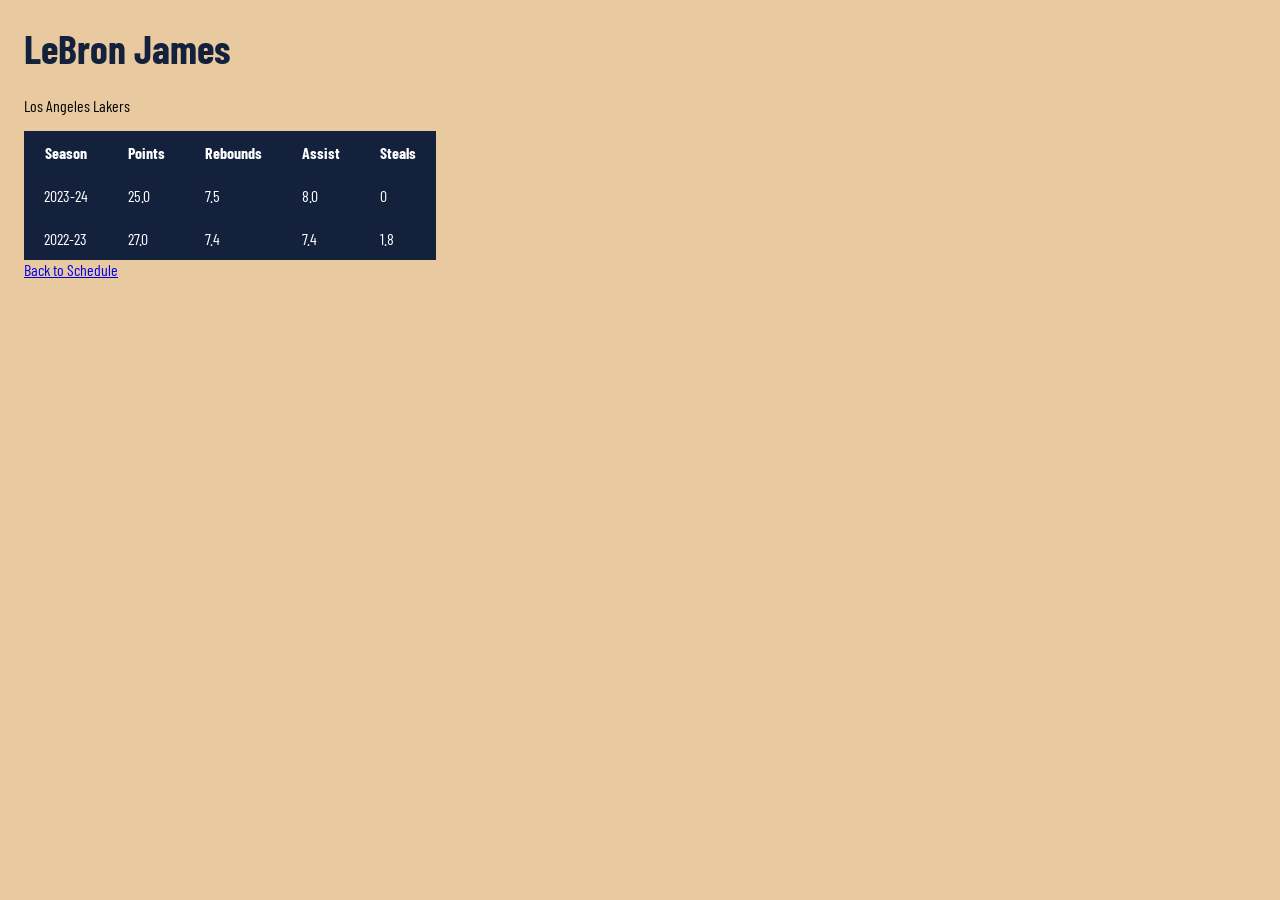
<file: player.html>
<!DOCTYPE html>
<html>
<head>
    <title>Player Profile</title>
    <link rel="stylesheet" href="style.css">
    <link href="https://fonts.googleapis.com/css2?family=Barlow+Condensed:wght@500;700&display=swap" rel="stylesheet">
    <meta name="viewport" content="width=device-width, initial-scale=1">
</head>
<body>
    <h1 class="page-title">LeBron James</h1>
    <p>Los Angeles Lakers</p>
    <table class="stats">
        <tr>
            <th>Season</th>
            <th>Points</th>
            <th>Rebounds</th>
            <th>Assist</th>
            <th>Steals</th>
        </tr>
        <tr>
            <td>2023-24</td>
            <td>25.0</td>
            <td>7.5</td>
            <td>8.0</td>
            <td>0</td>
        </tr>
        <tr>
            <td>2022-23</td>
            <td>27.0</td>
            <td>7.4</td>
            <td>7.4</td>
            <td>1.8</td>
        </tr>
    </table>
    <a href="index.html">Back to Schedule</a>
</body>
</html>
</file>
<file: style.css>
.game-card {
    background: #14213d;
    padding: 16px;
    border-radius: 8px;
    transition: background 0.2s, transform 0.2s;
}

.game-card:hover {
    background: #1f3560;
    transform: scale(1.03);
}

.game-title {
    color: white;
    font-size: 24px;
}


.game-time {
    color: orange;
    font-weight: bold;
}

.schedule {
    display: grid;
    grid-template-columns: repeat(auto-fit, minmax(240px, 1fr));
    gap: 16px;
}

.page-title{
    color: #14213d;
    font-size: 40px;
    margin: 0 0 24px;
}

body {
    background: #e8c9a0;
    margin: 0;
    padding: 24px;
    font-family: "Barlow Condensed", sans-serif;
}

.stats {
    background: #14213d;
    color: white;
    border-collapse: collapse;
}


.stats th,
.stats td {
    padding: 12px 20px;
}
</file>
